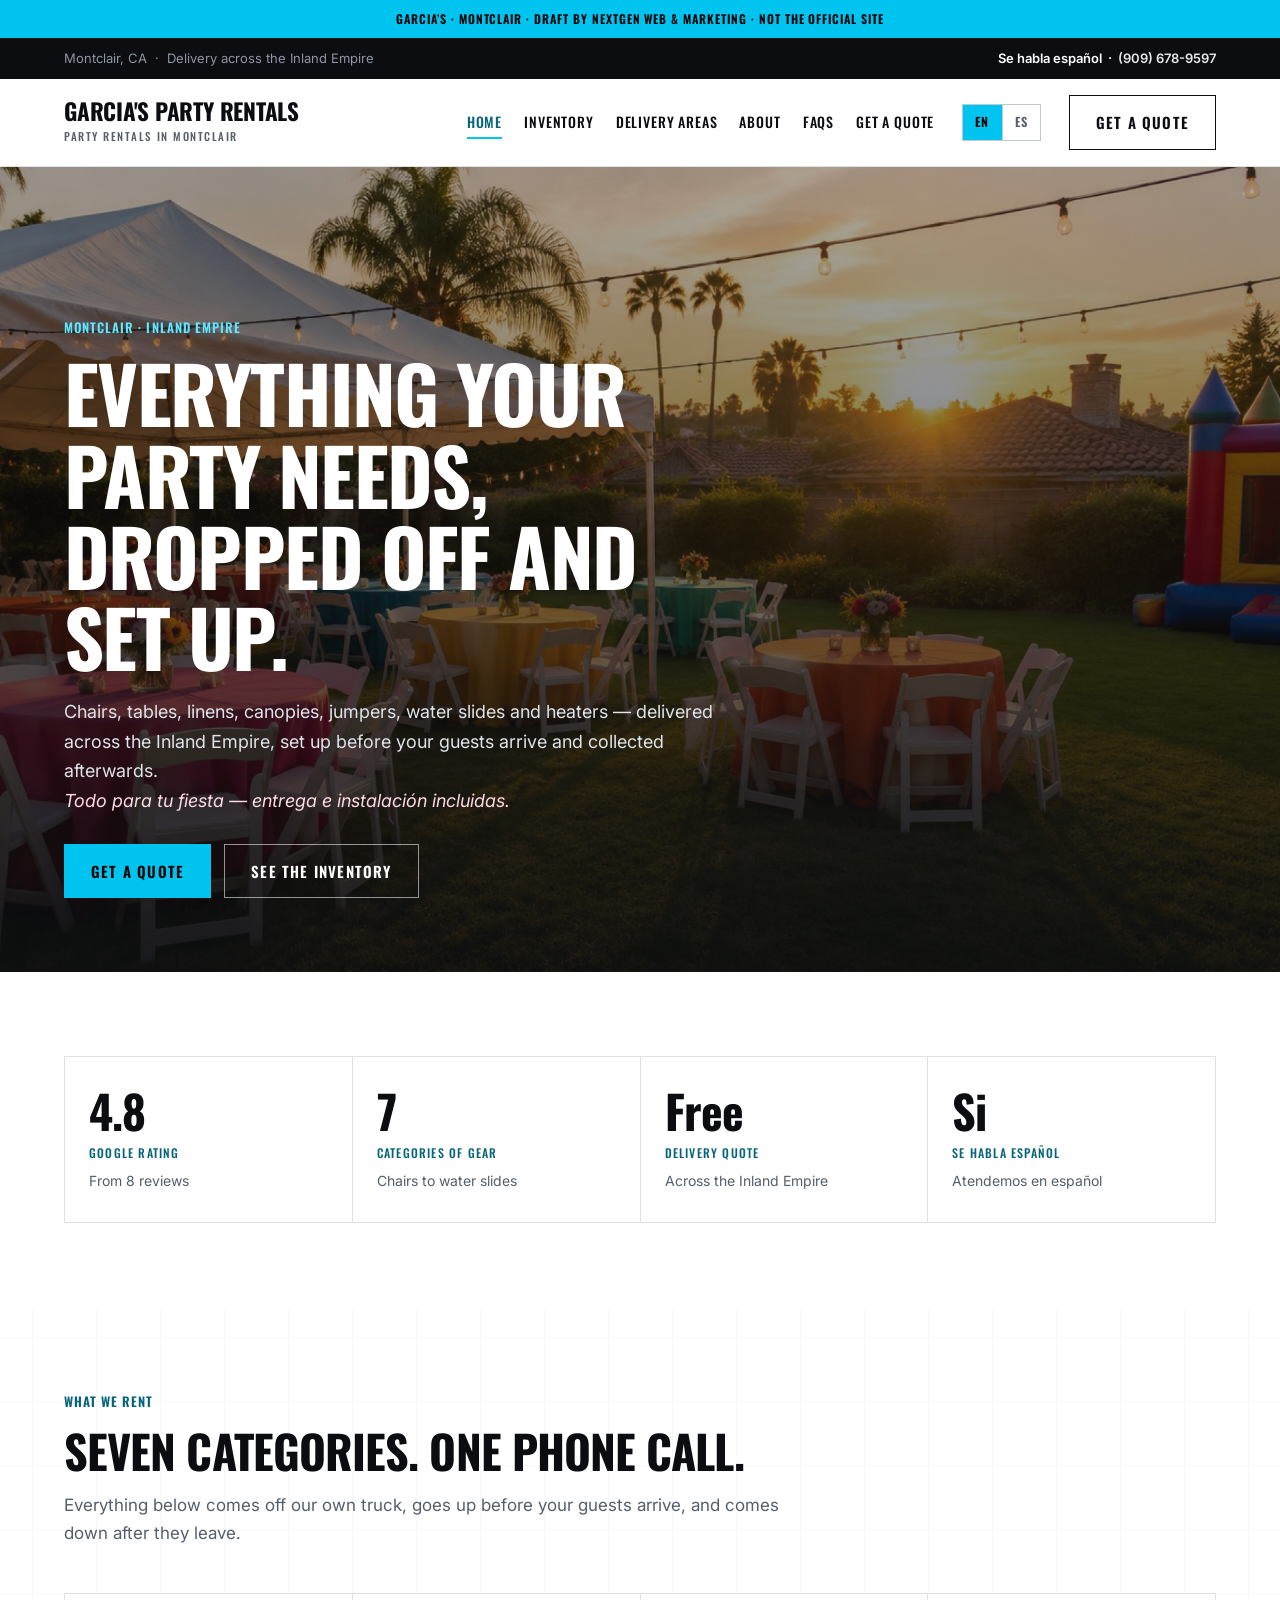
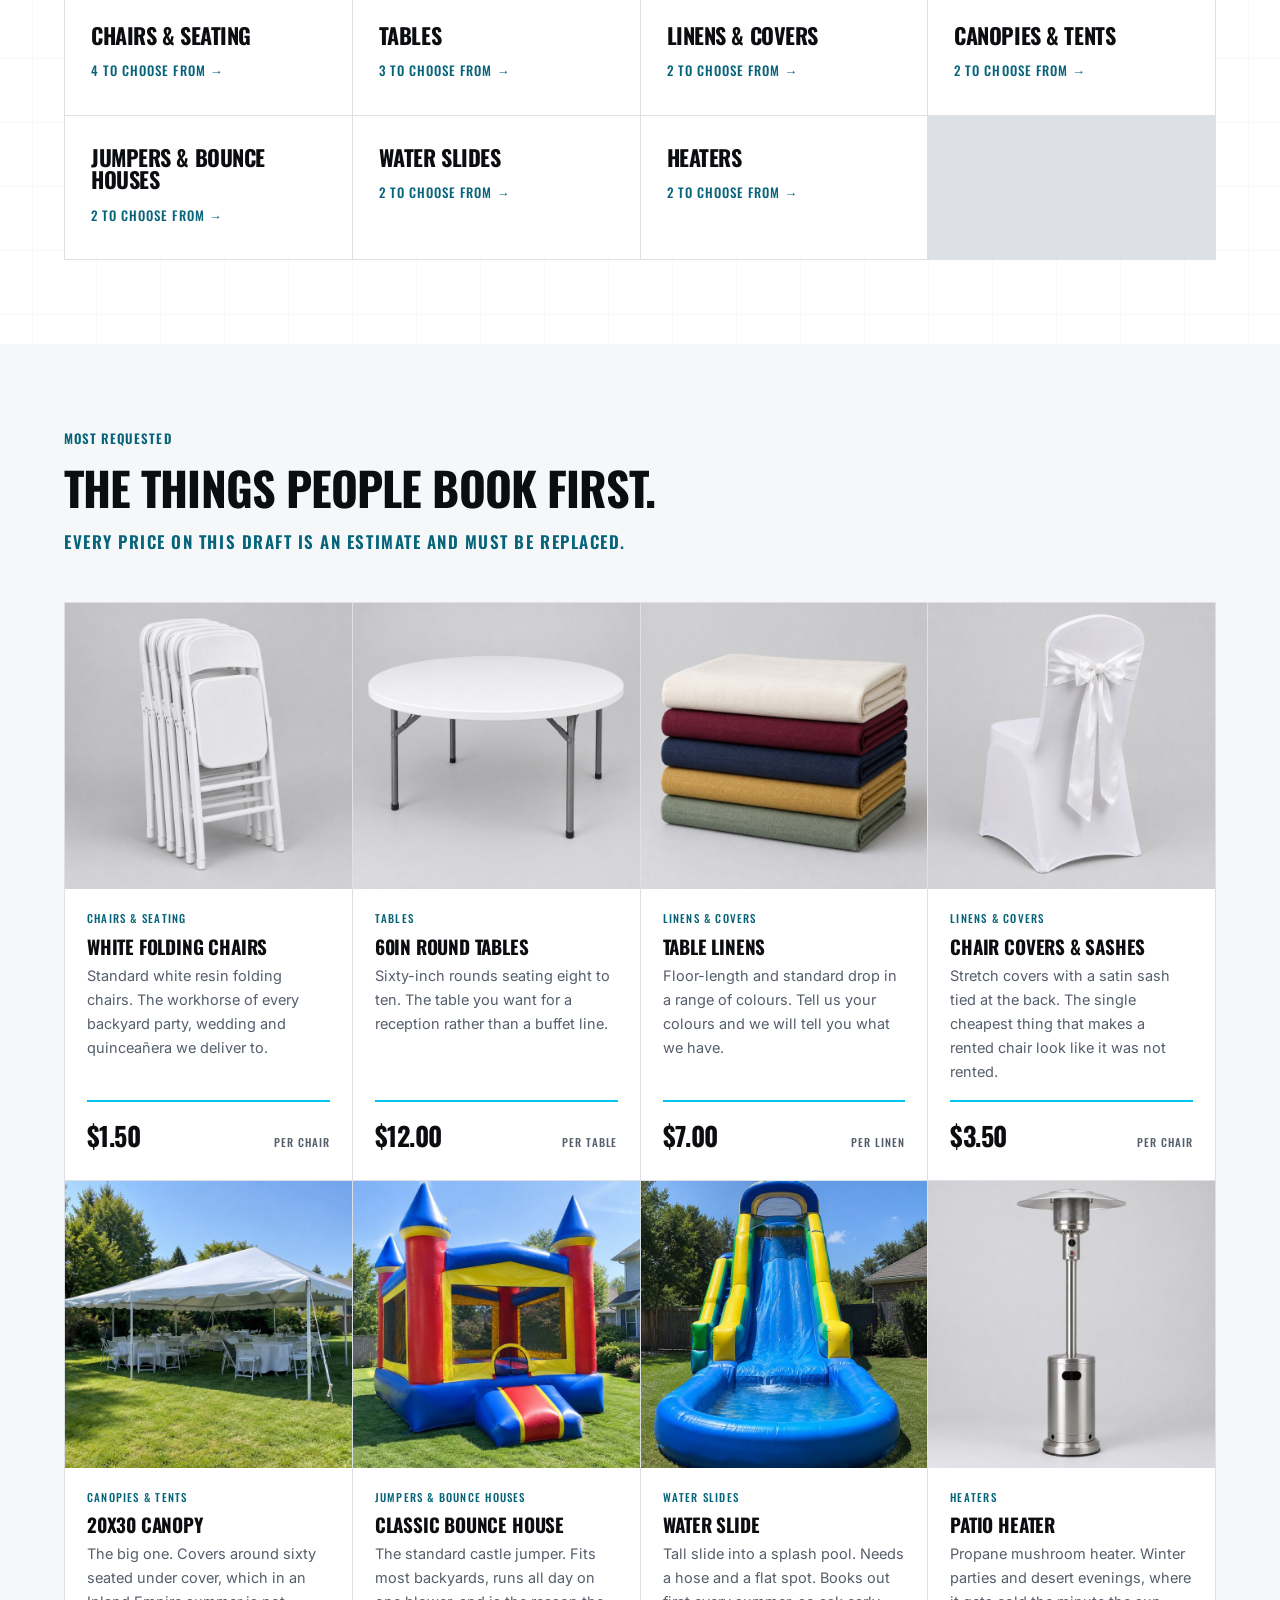
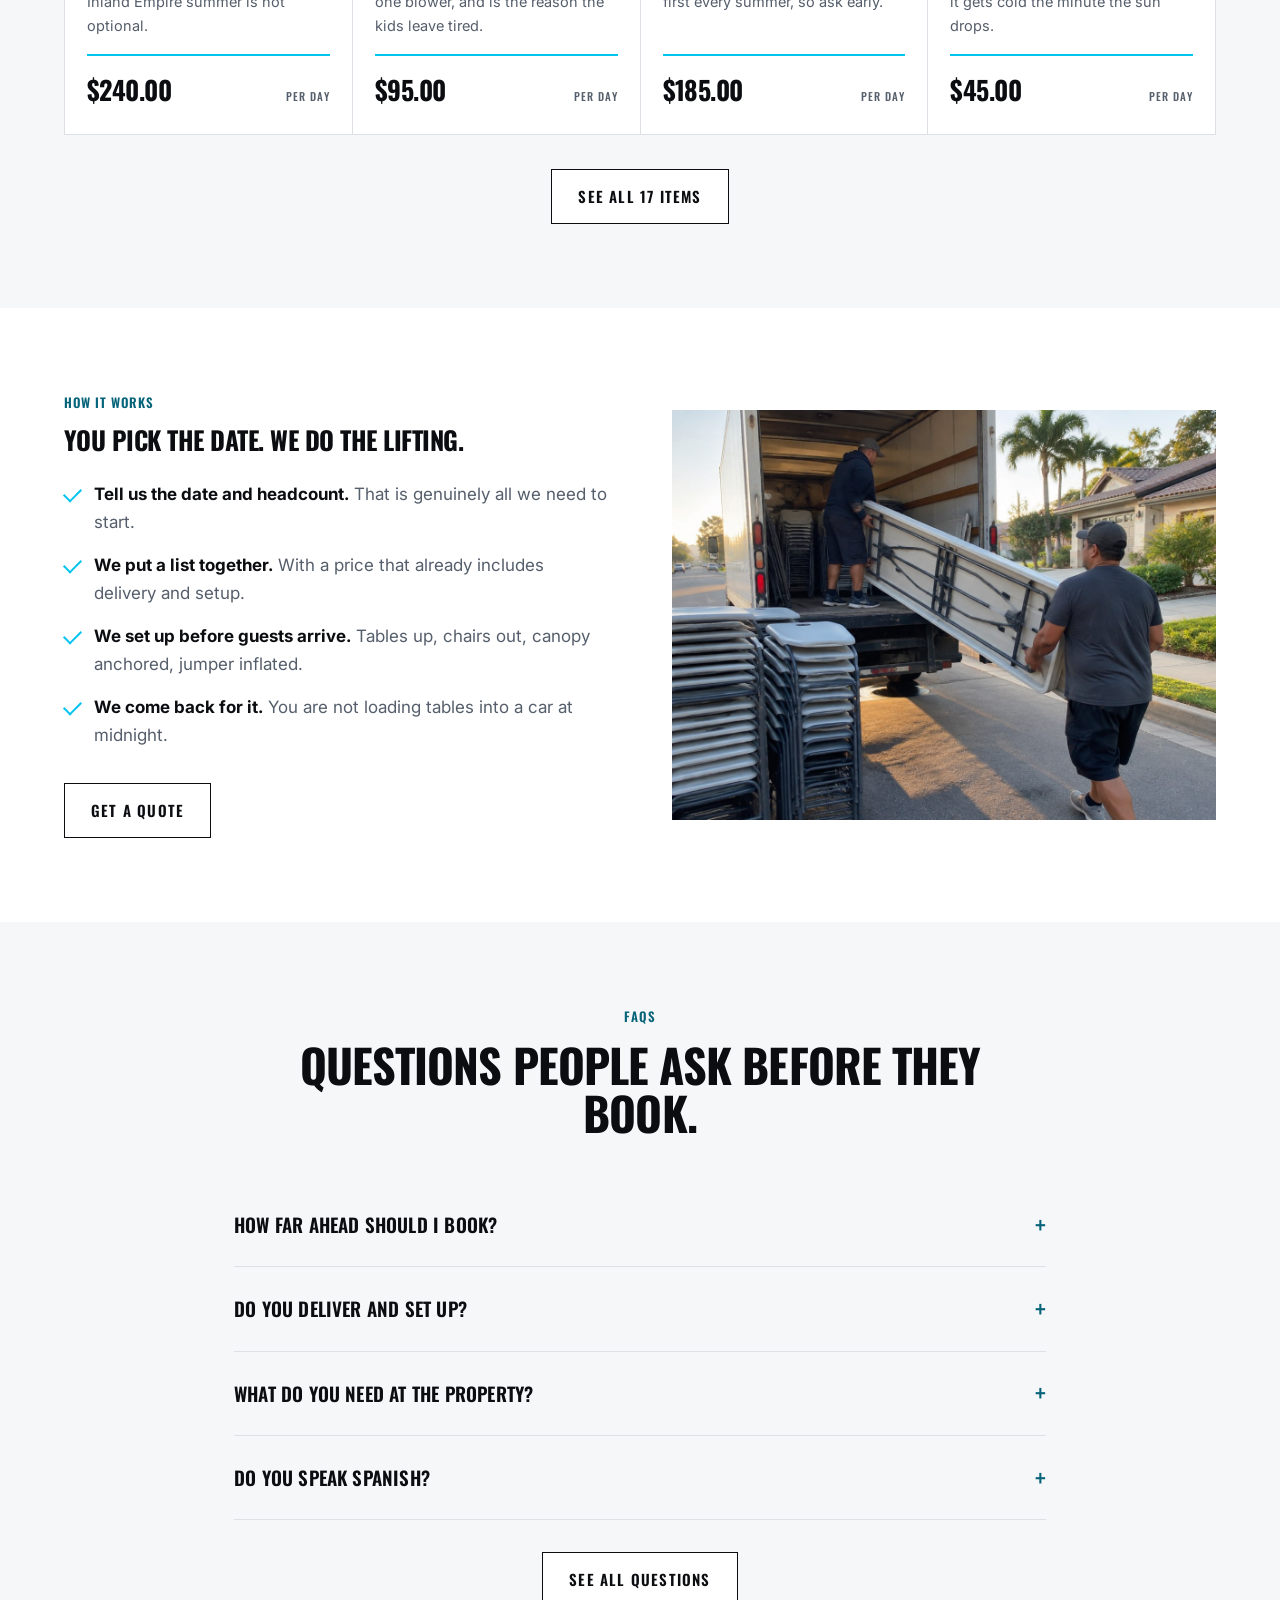
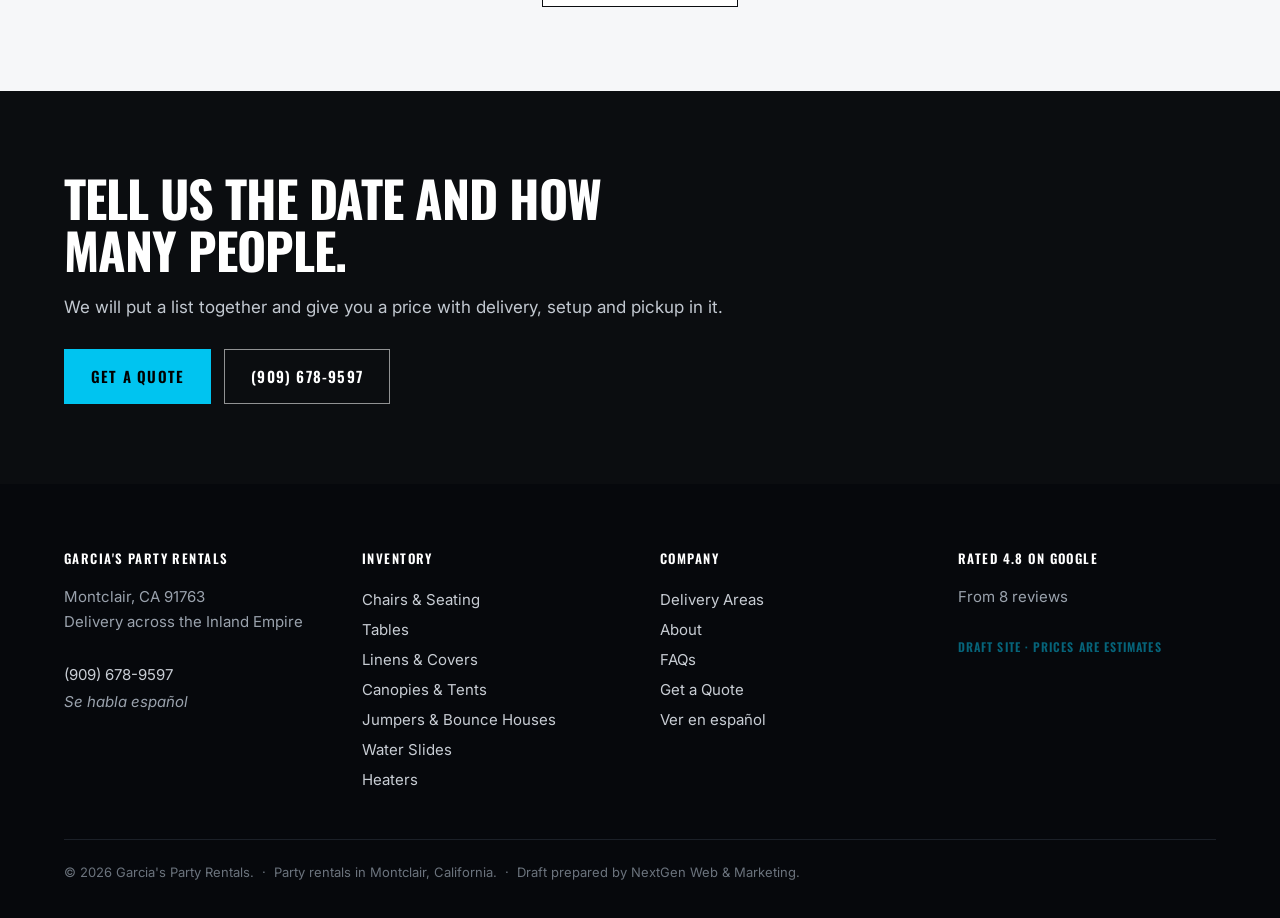
<file: index.html>
<!doctype html>
<html lang="en"><head><meta charset="utf-8">
<meta name="viewport" content="width=device-width,initial-scale=1">
<meta name="robots" content="noindex,nofollow,noarchive">
<title>Garcia&#x27;s Party Rentals — Party Rentals in Montclair</title>
<meta name="description" content="Chairs, tables, linens, canopies, jumpers, water slides and heaters &amp;mdash; delivered across the Inland Empire, set up before your guests arrive and collected afterwards.">
<link rel="alternate" hreflang="en" href="index.html"><link rel="alternate" hreflang="es" href="index-es.html">
<link rel="preconnect" href="https://fonts.googleapis.com">
<link href="https://fonts.googleapis.com/css2?family=Oswald:wght@400;500;600;700&family=Inter:wght@400;500;600;700&display=swap" rel="stylesheet">
<link rel="stylesheet" href="assets/site.css">
</head><body>
<div class="draft">GARCIA’S · MONTCLAIR &middot; draft by NextGen Web &amp; Marketing &middot; not the official site</div>
<div class="util"><div class="wrap">
  <span>Montclair, CA &nbsp;&middot;&nbsp; Delivery across the Inland Empire</span>
  <span class="lic">Se habla espa&ntilde;ol &nbsp;&middot;&nbsp; <a href="tel:+19096789597">(909) 678-9597</a></span>
</div></div>

<header class="hd"><div class="wrap">
  <a class="brand" href="index.html">
    <div class="n">Garcia&#x27;s Party Rentals</div>
    <div class="s">Party Rentals in Montclair</div>
  </a>
  <nav><a href="index.html" class="on">Home</a><a href="inventory.html">Inventory</a><a href="areas.html">Delivery Areas</a><a href="about.html">About</a><a href="faq.html">FAQs</a><a href="contact.html">Get a Quote</a></nav>
  <div class="lang" role="group" aria-label="Language"><a href="index.html" class="on" hreflang="en">EN</a><a href="index-es.html" hreflang="es">ES</a></div>
  <a class="btn hdcta" href="contact.html">Get a Quote</a>
  <details class="mnav"><summary aria-label="Menu"><span class="bars"><i></i><i></i><i></i></span></summary>
    <div class="sheet"><a href="index.html" class="on">Home</a><a href="inventory.html">Inventory</a><a href="areas.html">Delivery Areas</a><a href="about.html">About</a><a href="faq.html">FAQs</a><a href="contact.html">Get a Quote</a>
    <a class="lang-row" hreflang="es" href="index-es.html">Ver en espa&ntilde;ol</a>
    <a class="go" href="contact.html">Get a Quote</a>
    <a class="call" href="tel:+19096789597">(909) 678-9597</a></div></details>
</div></header>

<section class="hero">
<video class="bg" autoplay muted loop playsinline preload="metadata"
       poster="assets/img/hero.jpg" aria-label="Everything Your Party Needs, Dropped Off and Set Up.">
  <source src="assets/media/hero.mp4" type="video/mp4">
  <img class="bg" src="assets/img/hero.jpg" alt="Everything Your Party Needs, Dropped Off and Set Up.">
</video>
<div class="shade"></div>
<div class="wrap">
  <div class="eyebrow">Montclair &middot; Inland Empire</div>
  <h1>Everything Your Party Needs, Dropped Off and Set Up.</h1>
  <p>Chairs, tables, linens, canopies, jumpers, water slides and heaters &mdash; delivered across the Inland Empire, set up before your guests arrive and collected afterwards.<br>
     <span class="es" style="color:#ffd9e4">Todo para tu fiesta &mdash; entrega e instalaci&oacute;n incluidas.</span></p>
  <a class="btn blue" href="contact.html">Get a Quote</a>
  <a class="btn ghost" href="inventory.html" style="margin-left:8px">See the Inventory</a>
</div></section>
<section class="sec"><div class="wrap"><div class="stats"><div class="stat"><b>4.8</b><span>Google rating</span><i>From 8 reviews</i></div><div class="stat"><b>7</b><span>Categories of gear</span><i>Chairs to water slides</i></div><div class="stat"><b>Free</b><span>Delivery quote</span><i>Across the Inland Empire</i></div><div class="stat"><b>Si</b><span>Se habla español</span><i>Atendemos en español</i></div></div></div></section>
<section class="sec bg-grid"><div class="wrap">
  <div class="shead"><div class="eyebrow">What we rent</div>
    <h2>Seven categories. One phone call.</h2><p>Everything below comes off our own truck, goes up before your guests arrive, and comes down after they leave.</p></div>
  <div class="grid3"><a class="svc" href="inventory.html#seating"><h3>Chairs & Seating</h3><span>4 to choose from &rarr;</span></a><a class="svc" href="inventory.html#tables"><h3>Tables</h3><span>3 to choose from &rarr;</span></a><a class="svc" href="inventory.html#linens"><h3>Linens & Covers</h3><span>2 to choose from &rarr;</span></a><a class="svc" href="inventory.html#canopies"><h3>Canopies & Tents</h3><span>2 to choose from &rarr;</span></a><a class="svc" href="inventory.html#jumpers"><h3>Jumpers & Bounce Houses</h3><span>2 to choose from &rarr;</span></a><a class="svc" href="inventory.html#water"><h3>Water Slides</h3><span>2 to choose from &rarr;</span></a><a class="svc" href="inventory.html#heaters"><h3>Heaters</h3><span>2 to choose from &rarr;</span></a></div>
</div></section>

<section class="sec alt"><div class="wrap">
  <div class="shead"><div class="eyebrow">Most requested</div>
    <h2>The things people book first.</h2>
    <p class="draftpx">Every price on this draft is an estimate and must be replaced.</p></div>
  <div class="inv"><article class="item" id="folding-chairs">
<img src="assets/img/chairs-stack.jpg" alt="White Folding Chairs" loading="lazy">
<div class="b"><div class="cat">Chairs &amp; Seating</div>
<h3>White Folding Chairs</h3><p>Standard white resin folding chairs. The workhorse of every backyard party, wedding and quinceañera we deliver to.</p>
<div class="px"><b>$1.50</b><span>per chair</span></div></div></article><article class="item" id="round-tables">
<img src="assets/img/table-round.jpg" alt="60in Round Tables" loading="lazy">
<div class="b"><div class="cat">Tables</div>
<h3>60in Round Tables</h3><p>Sixty-inch rounds seating eight to ten. The table you want for a reception rather than a buffet line.</p>
<div class="px"><b>$12.00</b><span>per table</span></div></div></article><article class="item" id="linens">
<img src="assets/img/linens.jpg" alt="Table Linens" loading="lazy">
<div class="b"><div class="cat">Linens &amp; Covers</div>
<h3>Table Linens</h3><p>Floor-length and standard drop in a range of colours. Tell us your colours and we will tell you what we have.</p>
<div class="px"><b>$7.00</b><span>per linen</span></div></div></article><article class="item" id="chair-covers">
<img src="assets/img/chair-cover.jpg" alt="Chair Covers &amp; Sashes" loading="lazy">
<div class="b"><div class="cat">Linens &amp; Covers</div>
<h3>Chair Covers &amp; Sashes</h3><p>Stretch covers with a satin sash tied at the back. The single cheapest thing that makes a rented chair look like it was not rented.</p>
<div class="px"><b>$3.50</b><span>per chair</span></div></div></article><article class="item" id="canopy-20x30">
<img src="assets/img/canopy-20x30.jpg" alt="20x30 Canopy" loading="lazy">
<div class="b"><div class="cat">Canopies &amp; Tents</div>
<h3>20x30 Canopy</h3><p>The big one. Covers around sixty seated under cover, which in an Inland Empire summer is not optional.</p>
<div class="px"><b>$240.00</b><span>per day</span></div></div></article><article class="item" id="jumper-classic">
<img src="assets/img/jumper-classic.jpg" alt="Classic Bounce House" loading="lazy">
<div class="b"><div class="cat">Jumpers &amp; Bounce Houses</div>
<h3>Classic Bounce House</h3><p>The standard castle jumper. Fits most backyards, runs all day on one blower, and is the reason the kids leave tired.</p>
<div class="px"><b>$95.00</b><span>per day</span></div></div></article><article class="item" id="water-slide">
<img src="assets/img/water-slide.jpg" alt="Water Slide" loading="lazy">
<div class="b"><div class="cat">Water Slides</div>
<h3>Water Slide</h3><p>Tall slide into a splash pool. Needs a hose and a flat spot. Books out first every summer, so ask early.</p>
<div class="px"><b>$185.00</b><span>per day</span></div></div></article><article class="item" id="patio-heater">
<img src="assets/img/heater.jpg" alt="Patio Heater" loading="lazy">
<div class="b"><div class="cat">Heaters</div>
<h3>Patio Heater</h3><p>Propane mushroom heater. Winter parties and desert evenings, where it gets cold the minute the sun drops.</p>
<div class="px"><b>$45.00</b><span>per day</span></div></div></article></div>
  <div class="center" style="margin-top:34px">
    <a class="btn" href="inventory.html">See all 17 items</a></div>
</div></section>

<section class="sec"><div class="wrap">
  <div class="two">
    <div><div class="eyebrow">How it works</div>
      <h2>You pick the date. We do the lifting.</h2>
      <ul class="ticks">
        <li><b>Tell us the date and headcount.</b> That is genuinely all we need to start.</li><li><b>We put a list together.</b> With a price that already includes delivery and setup.</li>
        <li><b>We set up before guests arrive.</b> Tables up, chairs out, canopy anchored, jumper inflated.</li><li><b>We come back for it.</b> You are not loading tables into a car at midnight.</li>
      </ul>
      <a class="btn" href="contact.html" style="margin-top:8px">Get a Quote</a></div>
    <div><img src="assets/img/setup-delivery.jpg" alt="" loading="lazy"></div>
  </div>
</div></section>

<section class="sec alt"><div class="wrap" style="max-width:860px">
  <div class="shead center" style="margin-left:auto;margin-right:auto">
    <div class="eyebrow">FAQs</div>
    <h2>Questions people ask before they book.</h2></div>
  <details class="fq"><summary>How far ahead should I book?</summary><p>DRAFT - your real answer here. For summer water slides and quinceañera weekends the honest answer is usually several weeks, and saying so sets expectations before someone rings you the day before.</p></details><details class="fq"><summary>Do you deliver and set up?</summary><p>DRAFT - confirm. If you set up and tear down, say it loudly: it is the single biggest reason somebody picks a rental company over collecting chairs themselves.</p></details><details class="fq"><summary>What do you need at the property?</summary><p>DRAFT - for jumpers and water slides you need a flat area, access to power within a certain distance, and a hose for water units. Putting the actual numbers here saves you a wasted trip.</p></details><details class="fq"><summary>Do you speak Spanish?</summary><p>Si. Your Facebook page is written in Spanish already, so this is just saying out loud what is already true. It belongs on the homepage, not buried in an FAQ.</p></details>
  <div class="center" style="margin-top:32px">
    <a class="btn" href="faq.html">See all questions</a></div>
</div></section>

<section class="band"><div class="wrap">
  <h2>Tell us the date and how many people.</h2>
  <p>We will put a list together and give you a price with delivery, setup and pickup in it.</p>
  <a class="btn blue" href="contact.html">Get a Quote</a>
  <a class="btn ghost" href="tel:+19096789597" style="margin-left:8px">(909) 678-9597</a>
</div></section>

<footer class="ft"><div class="wrap"><div class="inner">
  <div class="cols">
    <div><h4>Garcia&#x27;s Party Rentals</h4>
      Montclair, CA 91763<br>
      Delivery across the Inland Empire<br><br>
      <a href="tel:+19096789597">(909) 678-9597</a><br>
      <span class="es">Se habla espa&ntilde;ol</span></div>
    <div><h4>Inventory</h4><a href="inventory.html#seating">Chairs & Seating</a><br><a href="inventory.html#tables">Tables</a><br><a href="inventory.html#linens">Linens & Covers</a><br><a href="inventory.html#canopies">Canopies & Tents</a><br><a href="inventory.html#jumpers">Jumpers & Bounce Houses</a><br><a href="inventory.html#water">Water Slides</a><br><a href="inventory.html#heaters">Heaters</a><br></div>
    <div><h4>Company</h4>
      <a href="areas.html">Delivery Areas</a><br>
      <a href="about.html">About</a><br>
      <a href="faq.html">FAQs</a><br>
      <a href="contact.html">Get a Quote</a><br>
      <a href="index-es.html">Ver en espa&ntilde;ol</a></div>
    <div><h4>Rated 4.8 on Google</h4>
      From 8 reviews<br><br>
      <span class="draftpx">Draft site &middot; prices are estimates</span></div>
  </div>
  <div class="legal">&copy; 2026 Garcia&#x27;s Party Rentals. &nbsp;&middot;&nbsp; Party rentals in Montclair, California. &nbsp;&middot;&nbsp; Draft prepared by NextGen Web &amp; Marketing.</div>
</div></div></footer>
</body></html>
</file>
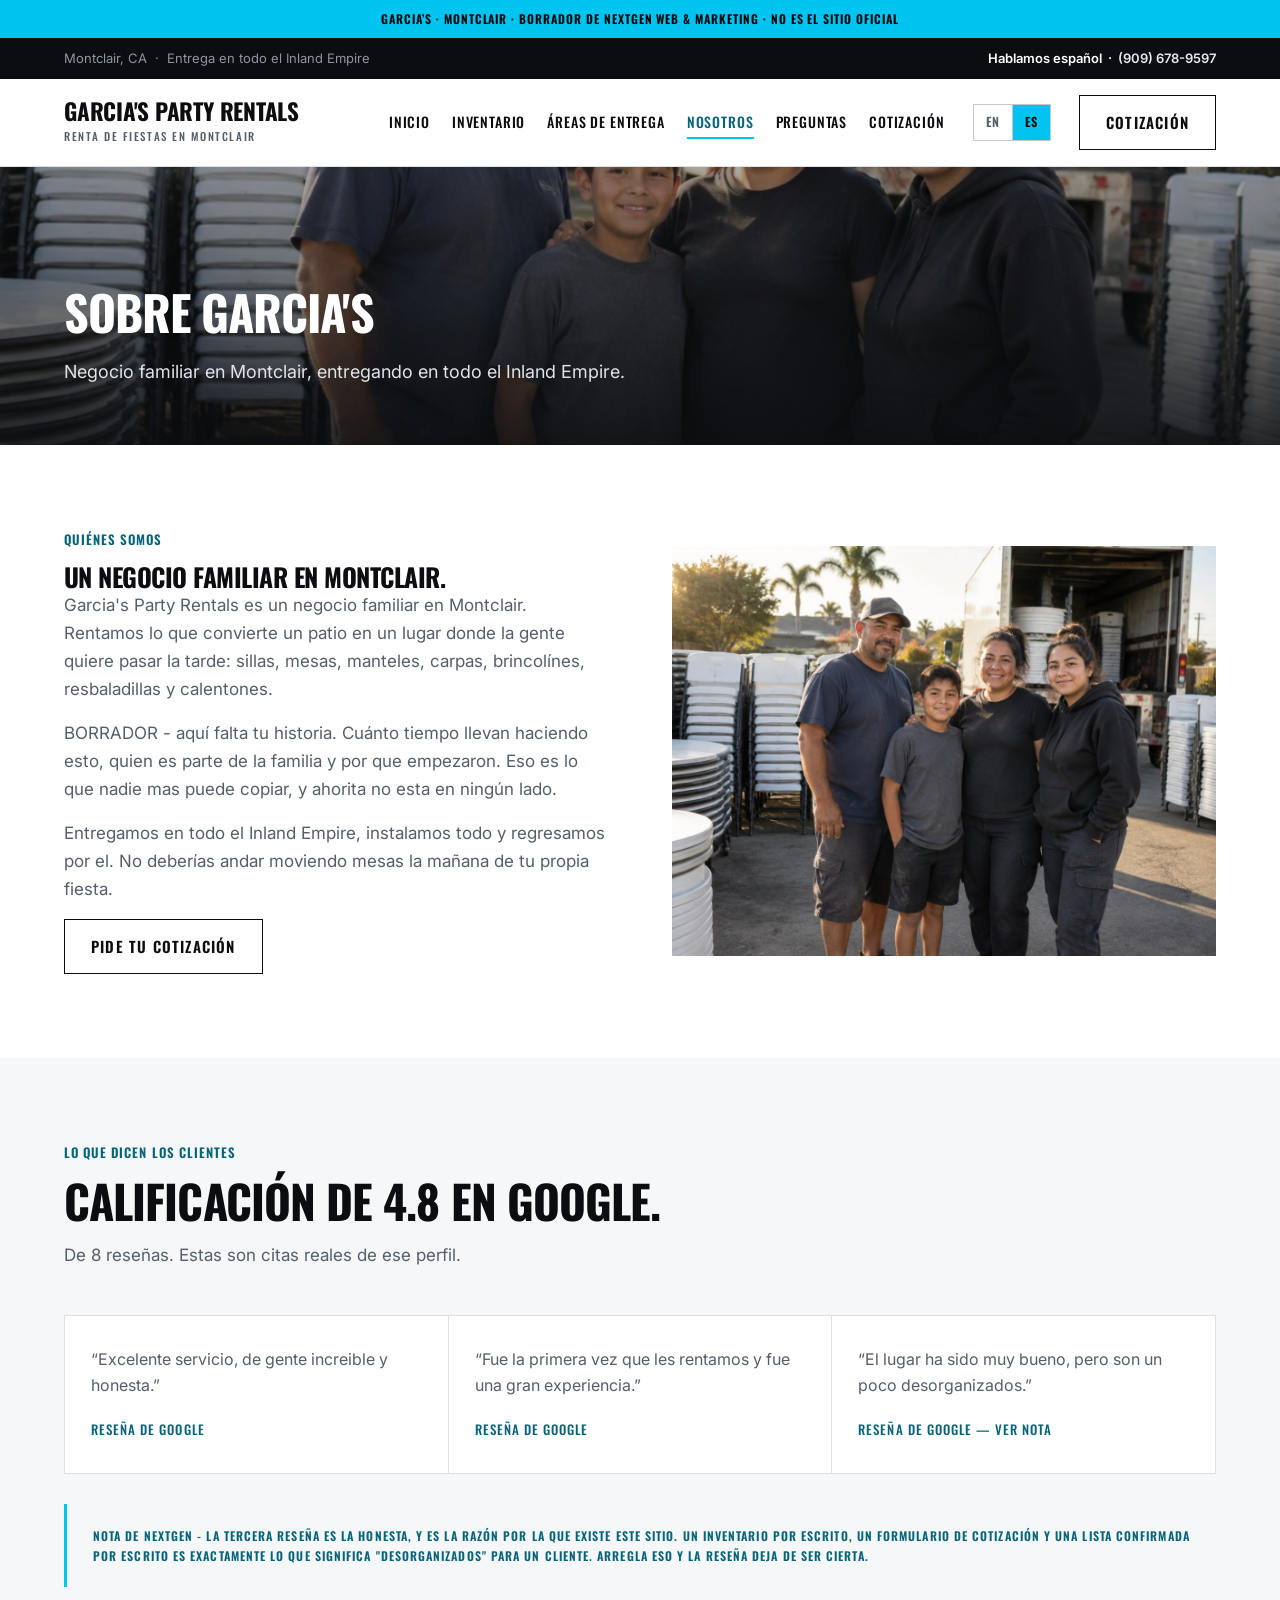
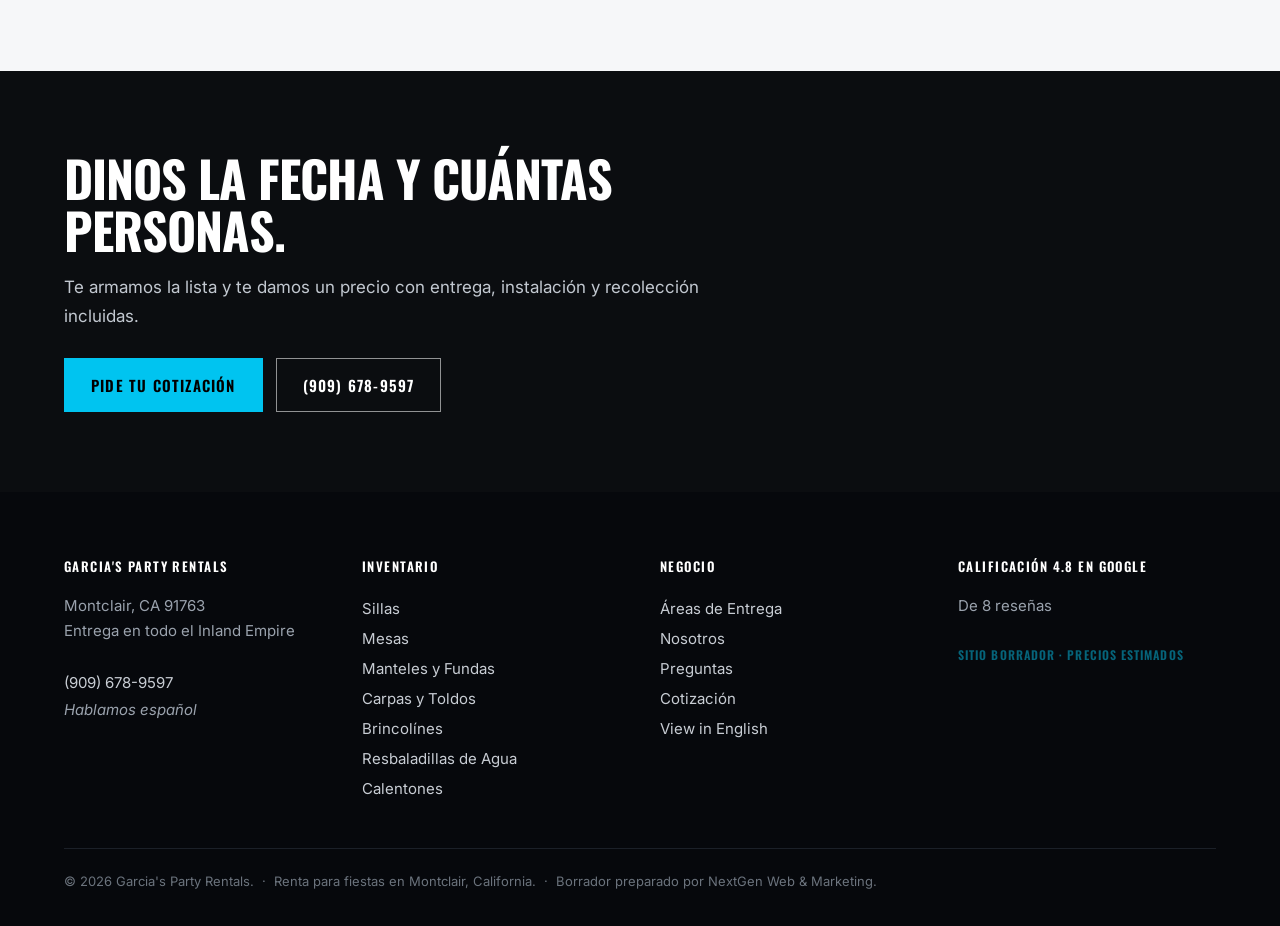
<file: about-es.html>
<!doctype html>
<html lang="es"><head><meta charset="utf-8">
<meta name="viewport" content="width=device-width,initial-scale=1">
<meta name="robots" content="noindex,nofollow,noarchive">
<title>Sobre Garcia&#x27;s — Garcia&#x27;s Party Rentals</title>
<meta name="description" content="Negocio familiar en Montclair, entregando en todo el Inland Empire.">
<link rel="alternate" hreflang="en" href="about.html"><link rel="alternate" hreflang="es" href="about-es.html">
<link rel="preconnect" href="https://fonts.googleapis.com">
<link href="https://fonts.googleapis.com/css2?family=Oswald:wght@400;500;600;700&family=Inter:wght@400;500;600;700&display=swap" rel="stylesheet">
<link rel="stylesheet" href="assets/site.css">
</head><body>
<div class="draft">GARCIA’S · MONTCLAIR &middot; borrador de NextGen Web &amp; Marketing &middot; no es el sitio oficial</div>
<div class="util"><div class="wrap">
  <span>Montclair, CA &nbsp;&middot;&nbsp; Entrega en todo el Inland Empire</span>
  <span class="lic">Hablamos espa&ntilde;ol &nbsp;&middot;&nbsp; <a href="tel:+19096789597">(909) 678-9597</a></span>
</div></div>

<header class="hd"><div class="wrap">
  <a class="brand" href="index-es.html">
    <div class="n">Garcia&#x27;s Party Rentals</div>
    <div class="s">Renta de Fiestas en Montclair</div>
  </a>
  <nav><a href="index-es.html">Inicio</a><a href="inventory-es.html">Inventario</a><a href="areas-es.html">Áreas de Entrega</a><a href="about-es.html" class="on">Nosotros</a><a href="faq-es.html">Preguntas</a><a href="contact-es.html">Cotización</a></nav>
  <div class="lang" role="group" aria-label="Language"><a href="about.html" hreflang="en">EN</a><a href="about-es.html" class="on" hreflang="es">ES</a></div>
  <a class="btn hdcta" href="contact-es.html">Cotización</a>
  <details class="mnav"><summary aria-label="Menu"><span class="bars"><i></i><i></i><i></i></span></summary>
    <div class="sheet"><a href="index-es.html">Inicio</a><a href="inventory-es.html">Inventario</a><a href="areas-es.html">Áreas de Entrega</a><a href="about-es.html" class="on">Nosotros</a><a href="faq-es.html">Preguntas</a><a href="contact-es.html">Cotización</a>
    <a class="lang-row" hreflang="en" href="about.html">View in English</a>
    <a class="go" href="contact-es.html">Cotización</a>
    <a class="call" href="tel:+19096789597">(909) 678-9597</a></div></details>
</div></header>

<section class="hero" style="min-height:0">
<img class="bg" src="assets/img/team.jpg" alt="Sobre Garcia&#x27;s"><div class="shade"></div>
<div class="wrap" style="padding:120px 24px 58px"><h1 style="font-size:clamp(32px,4.4vw,48px)">Sobre Garcia&#x27;s</h1>
<p style="margin-bottom:0">Negocio familiar en Montclair, entregando en todo el Inland Empire.</p></div></section>
<section class="sec"><div class="wrap">
  <div class="two">
    <div><div class="eyebrow">Quiénes somos</div>
      <h2>Un negocio familiar en Montclair.</h2>
      <p>Garcia&#x27;s Party Rentals es un negocio familiar en Montclair. Rentamos lo que convierte un patio en un lugar donde la gente quiere pasar la tarde: sillas, mesas, manteles, carpas, brincolínes, resbaladillas y calentones.</p><p>BORRADOR - aquí falta tu historia. Cuánto tiempo llevan haciendo esto, quien es parte de la familia y por que empezaron. Eso es lo que nadie mas puede copiar, y ahorita no esta en ningún lado.</p><p>Entregamos en todo el Inland Empire, instalamos todo y regresamos por el. No deberías andar moviendo mesas la mañana de tu propia fiesta.</p>
      <a class="btn" href="contact-es.html">Pide tu Cotización</a></div>
    <div><img src="assets/img/team.jpg" alt="" loading="lazy"></div>
  </div>
</div></section>

<section class="sec alt"><div class="wrap">
  <div class="shead"><div class="eyebrow">Lo que dicen los clientes</div>
    <h2>Calificación de 4.8 en Google.</h2>
    <p>De 8 reseñas. Estas son citas reales de ese perfil.</p></div>
  <div class="grid3"><div class="svc"><p style="font-size:16px">&ldquo;Excelente servicio, de gente increible y honesta.&rdquo;</p><span>Reseña de Google</span></div><div class="svc"><p style="font-size:16px">&ldquo;Fue la primera vez que les rentamos y fue una gran experiencia.&rdquo;</p><span>Reseña de Google</span></div><div class="svc"><p style="font-size:16px">&ldquo;El lugar ha sido muy bueno, pero son un poco desorganizados.&rdquo;</p><span>Reseña de Google &mdash; ver nota</span></div></div>
  <div class="notes" style="margin-top:30px">
    <p class="draftpx" style="margin:0">NOTA DE NEXTGEN - la tercera reseña es la honesta, y es la razón por la que existe este sitio. Un inventario por escrito, un formulario de cotización y una lista confirmada por escrito es exactamente lo que significa "desorganizados" para un cliente. Arregla eso y la reseña deja de ser cierta.</p></div>
</div></section>

<section class="band"><div class="wrap">
  <h2>Dinos la fecha y cuántas personas.</h2>
  <p>Te armamos la lista y te damos un precio con entrega, instalación y recolección incluidas.</p>
  <a class="btn blue" href="contact-es.html">Pide tu Cotización</a>
  <a class="btn ghost" href="tel:+19096789597" style="margin-left:8px">(909) 678-9597</a>
</div></section>

<footer class="ft"><div class="wrap"><div class="inner">
  <div class="cols">
    <div><h4>Garcia&#x27;s Party Rentals</h4>
      Montclair, CA 91763<br>
      Entrega en todo el Inland Empire<br><br>
      <a href="tel:+19096789597">(909) 678-9597</a><br>
      <span class="es">Hablamos espa&ntilde;ol</span></div>
    <div><h4>Inventario</h4><a href="inventory-es.html#seating">Sillas</a><br><a href="inventory-es.html#tables">Mesas</a><br><a href="inventory-es.html#linens">Manteles y Fundas</a><br><a href="inventory-es.html#canopies">Carpas y Toldos</a><br><a href="inventory-es.html#jumpers">Brincolínes</a><br><a href="inventory-es.html#water">Resbaladillas de Agua</a><br><a href="inventory-es.html#heaters">Calentones</a><br></div>
    <div><h4>Negocio</h4>
      <a href="areas-es.html">Áreas de Entrega</a><br>
      <a href="about-es.html">Nosotros</a><br>
      <a href="faq-es.html">Preguntas</a><br>
      <a href="contact-es.html">Cotización</a><br>
      <a href="about.html">View in English</a></div>
    <div><h4>Calificación 4.8 en Google</h4>
      De 8 reseñas<br><br>
      <span class="draftpx">Sitio borrador &middot; precios estimados</span></div>
  </div>
  <div class="legal">&copy; 2026 Garcia&#x27;s Party Rentals. &nbsp;&middot;&nbsp; Renta para fiestas en Montclair, California. &nbsp;&middot;&nbsp; Borrador preparado por NextGen Web &amp; Marketing.</div>
</div></div></footer>
</body></html>
</file>
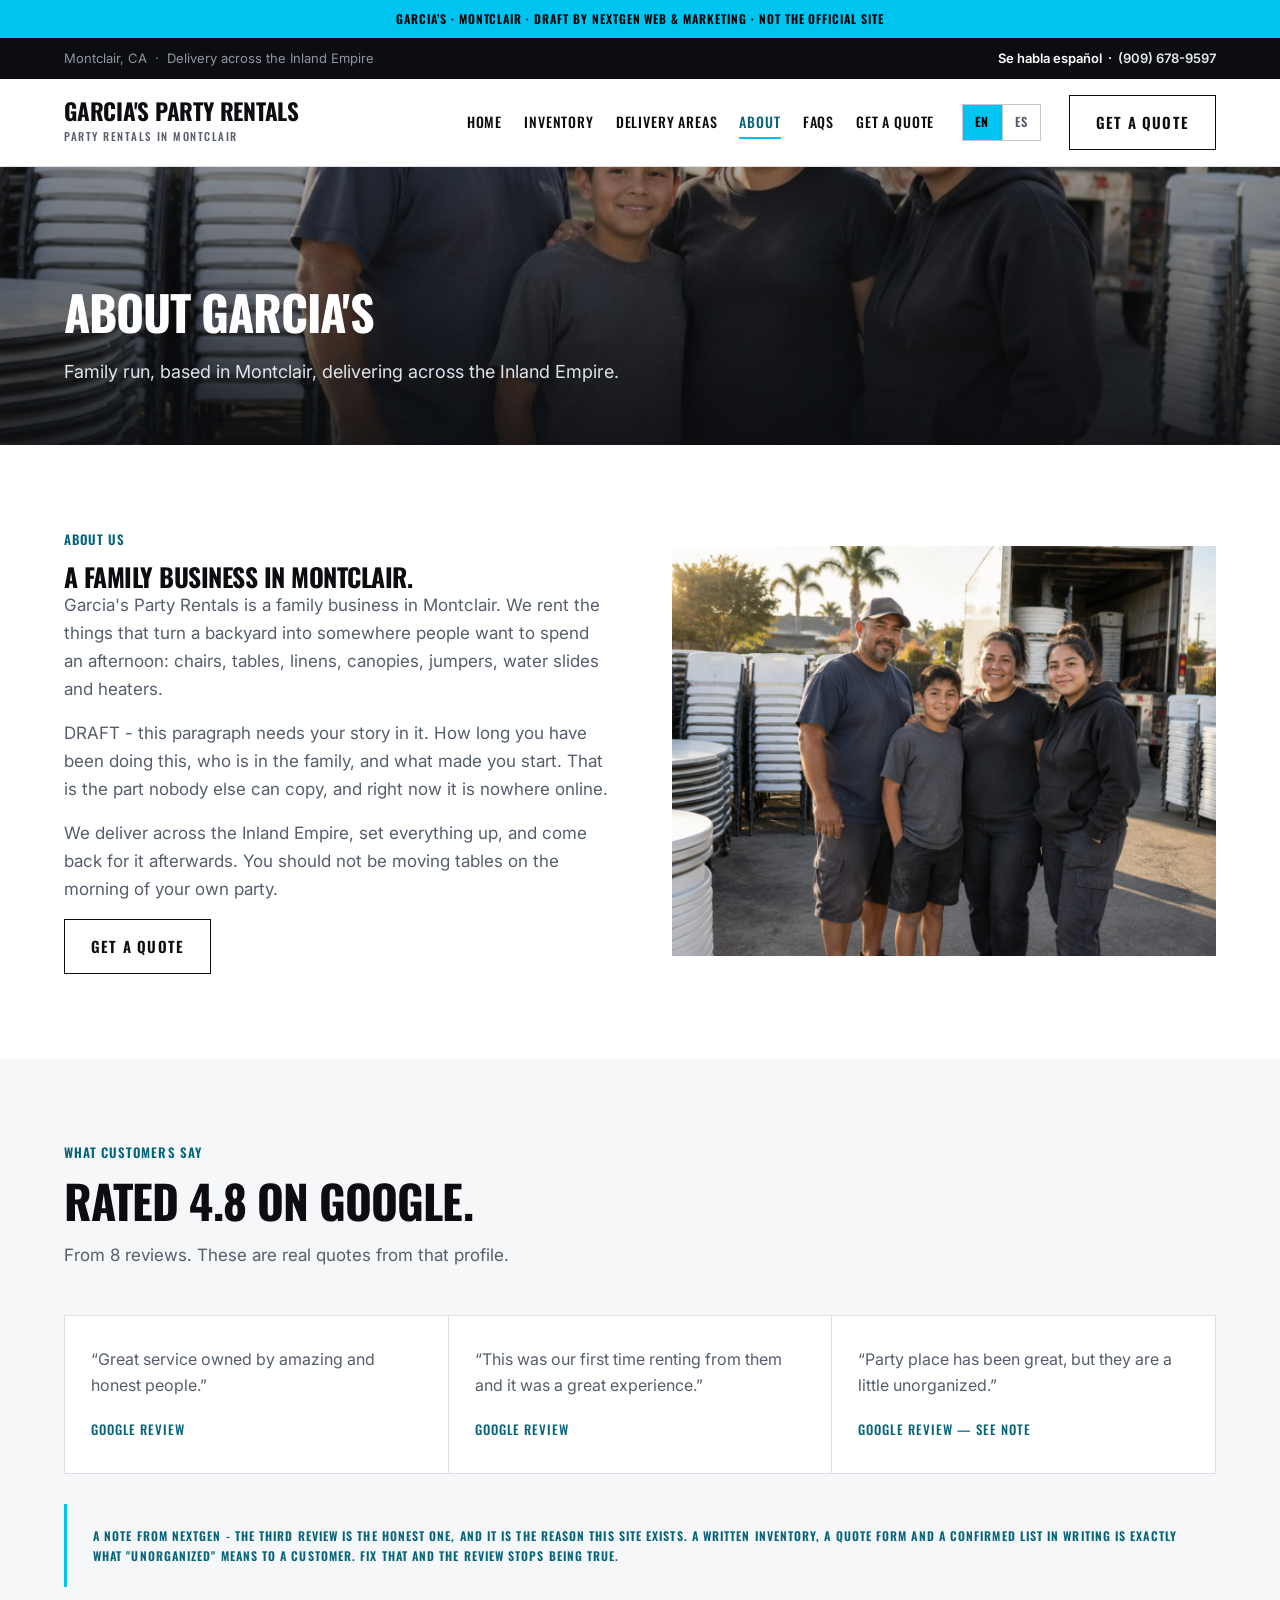
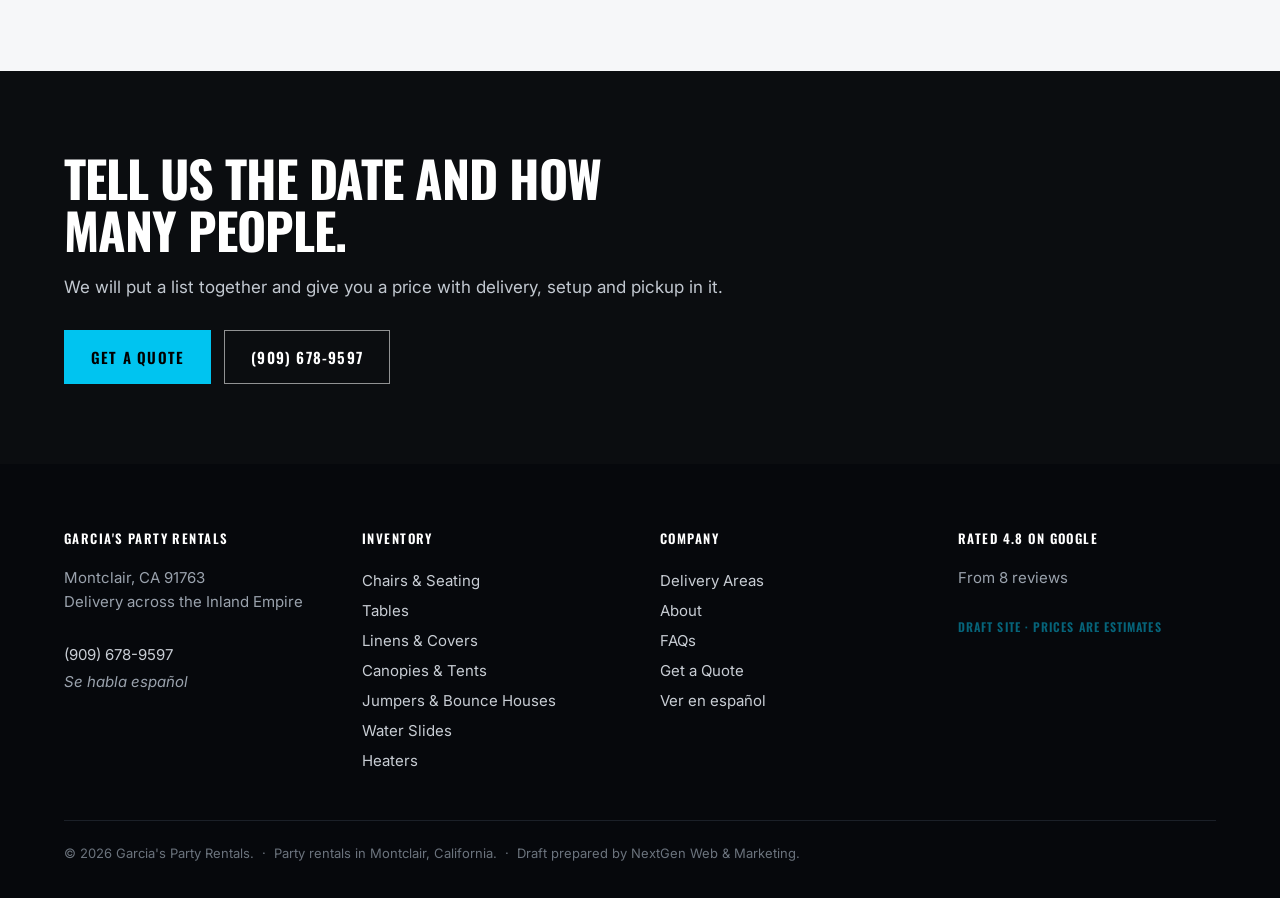
<file: about.html>
<!doctype html>
<html lang="en"><head><meta charset="utf-8">
<meta name="viewport" content="width=device-width,initial-scale=1">
<meta name="robots" content="noindex,nofollow,noarchive">
<title>About Garcia&#x27;s — Garcia&#x27;s Party Rentals</title>
<meta name="description" content="Family run, based in Montclair, delivering across the Inland Empire.">
<link rel="alternate" hreflang="en" href="about.html"><link rel="alternate" hreflang="es" href="about-es.html">
<link rel="preconnect" href="https://fonts.googleapis.com">
<link href="https://fonts.googleapis.com/css2?family=Oswald:wght@400;500;600;700&family=Inter:wght@400;500;600;700&display=swap" rel="stylesheet">
<link rel="stylesheet" href="assets/site.css">
</head><body>
<div class="draft">GARCIA’S · MONTCLAIR &middot; draft by NextGen Web &amp; Marketing &middot; not the official site</div>
<div class="util"><div class="wrap">
  <span>Montclair, CA &nbsp;&middot;&nbsp; Delivery across the Inland Empire</span>
  <span class="lic">Se habla espa&ntilde;ol &nbsp;&middot;&nbsp; <a href="tel:+19096789597">(909) 678-9597</a></span>
</div></div>

<header class="hd"><div class="wrap">
  <a class="brand" href="index.html">
    <div class="n">Garcia&#x27;s Party Rentals</div>
    <div class="s">Party Rentals in Montclair</div>
  </a>
  <nav><a href="index.html">Home</a><a href="inventory.html">Inventory</a><a href="areas.html">Delivery Areas</a><a href="about.html" class="on">About</a><a href="faq.html">FAQs</a><a href="contact.html">Get a Quote</a></nav>
  <div class="lang" role="group" aria-label="Language"><a href="about.html" class="on" hreflang="en">EN</a><a href="about-es.html" hreflang="es">ES</a></div>
  <a class="btn hdcta" href="contact.html">Get a Quote</a>
  <details class="mnav"><summary aria-label="Menu"><span class="bars"><i></i><i></i><i></i></span></summary>
    <div class="sheet"><a href="index.html">Home</a><a href="inventory.html">Inventory</a><a href="areas.html">Delivery Areas</a><a href="about.html" class="on">About</a><a href="faq.html">FAQs</a><a href="contact.html">Get a Quote</a>
    <a class="lang-row" hreflang="es" href="about-es.html">Ver en espa&ntilde;ol</a>
    <a class="go" href="contact.html">Get a Quote</a>
    <a class="call" href="tel:+19096789597">(909) 678-9597</a></div></details>
</div></header>

<section class="hero" style="min-height:0">
<img class="bg" src="assets/img/team.jpg" alt="About Garcia&#x27;s"><div class="shade"></div>
<div class="wrap" style="padding:120px 24px 58px"><h1 style="font-size:clamp(32px,4.4vw,48px)">About Garcia&#x27;s</h1>
<p style="margin-bottom:0">Family run, based in Montclair, delivering across the Inland Empire.</p></div></section>
<section class="sec"><div class="wrap">
  <div class="two">
    <div><div class="eyebrow">About us</div>
      <h2>A family business in Montclair.</h2>
      <p>Garcia&#x27;s Party Rentals is a family business in Montclair. We rent the things that turn a backyard into somewhere people want to spend an afternoon: chairs, tables, linens, canopies, jumpers, water slides and heaters.</p><p>DRAFT - this paragraph needs your story in it. How long you have been doing this, who is in the family, and what made you start. That is the part nobody else can copy, and right now it is nowhere online.</p><p>We deliver across the Inland Empire, set everything up, and come back for it afterwards. You should not be moving tables on the morning of your own party.</p>
      <a class="btn" href="contact.html">Get a Quote</a></div>
    <div><img src="assets/img/team.jpg" alt="" loading="lazy"></div>
  </div>
</div></section>

<section class="sec alt"><div class="wrap">
  <div class="shead"><div class="eyebrow">What customers say</div>
    <h2>Rated 4.8 on Google.</h2>
    <p>From 8 reviews. These are real quotes from that profile.</p></div>
  <div class="grid3"><div class="svc"><p style="font-size:16px">&ldquo;Great service owned by amazing and honest people.&rdquo;</p><span>Google review</span></div><div class="svc"><p style="font-size:16px">&ldquo;This was our first time renting from them and it was a great experience.&rdquo;</p><span>Google review</span></div><div class="svc"><p style="font-size:16px">&ldquo;Party place has been great, but they are a little unorganized.&rdquo;</p><span>Google review &mdash; see note</span></div></div>
  <div class="notes" style="margin-top:30px">
    <p class="draftpx" style="margin:0">A NOTE FROM NEXTGEN - the third review is the honest one, and it is the reason this site exists. A written inventory, a quote form and a confirmed list in writing is exactly what "unorganized" means to a customer. Fix that and the review stops being true.</p></div>
</div></section>

<section class="band"><div class="wrap">
  <h2>Tell us the date and how many people.</h2>
  <p>We will put a list together and give you a price with delivery, setup and pickup in it.</p>
  <a class="btn blue" href="contact.html">Get a Quote</a>
  <a class="btn ghost" href="tel:+19096789597" style="margin-left:8px">(909) 678-9597</a>
</div></section>

<footer class="ft"><div class="wrap"><div class="inner">
  <div class="cols">
    <div><h4>Garcia&#x27;s Party Rentals</h4>
      Montclair, CA 91763<br>
      Delivery across the Inland Empire<br><br>
      <a href="tel:+19096789597">(909) 678-9597</a><br>
      <span class="es">Se habla espa&ntilde;ol</span></div>
    <div><h4>Inventory</h4><a href="inventory.html#seating">Chairs & Seating</a><br><a href="inventory.html#tables">Tables</a><br><a href="inventory.html#linens">Linens & Covers</a><br><a href="inventory.html#canopies">Canopies & Tents</a><br><a href="inventory.html#jumpers">Jumpers & Bounce Houses</a><br><a href="inventory.html#water">Water Slides</a><br><a href="inventory.html#heaters">Heaters</a><br></div>
    <div><h4>Company</h4>
      <a href="areas.html">Delivery Areas</a><br>
      <a href="about.html">About</a><br>
      <a href="faq.html">FAQs</a><br>
      <a href="contact.html">Get a Quote</a><br>
      <a href="about-es.html">Ver en espa&ntilde;ol</a></div>
    <div><h4>Rated 4.8 on Google</h4>
      From 8 reviews<br><br>
      <span class="draftpx">Draft site &middot; prices are estimates</span></div>
  </div>
  <div class="legal">&copy; 2026 Garcia&#x27;s Party Rentals. &nbsp;&middot;&nbsp; Party rentals in Montclair, California. &nbsp;&middot;&nbsp; Draft prepared by NextGen Web &amp; Marketing.</div>
</div></div></footer>
</body></html>
</file>
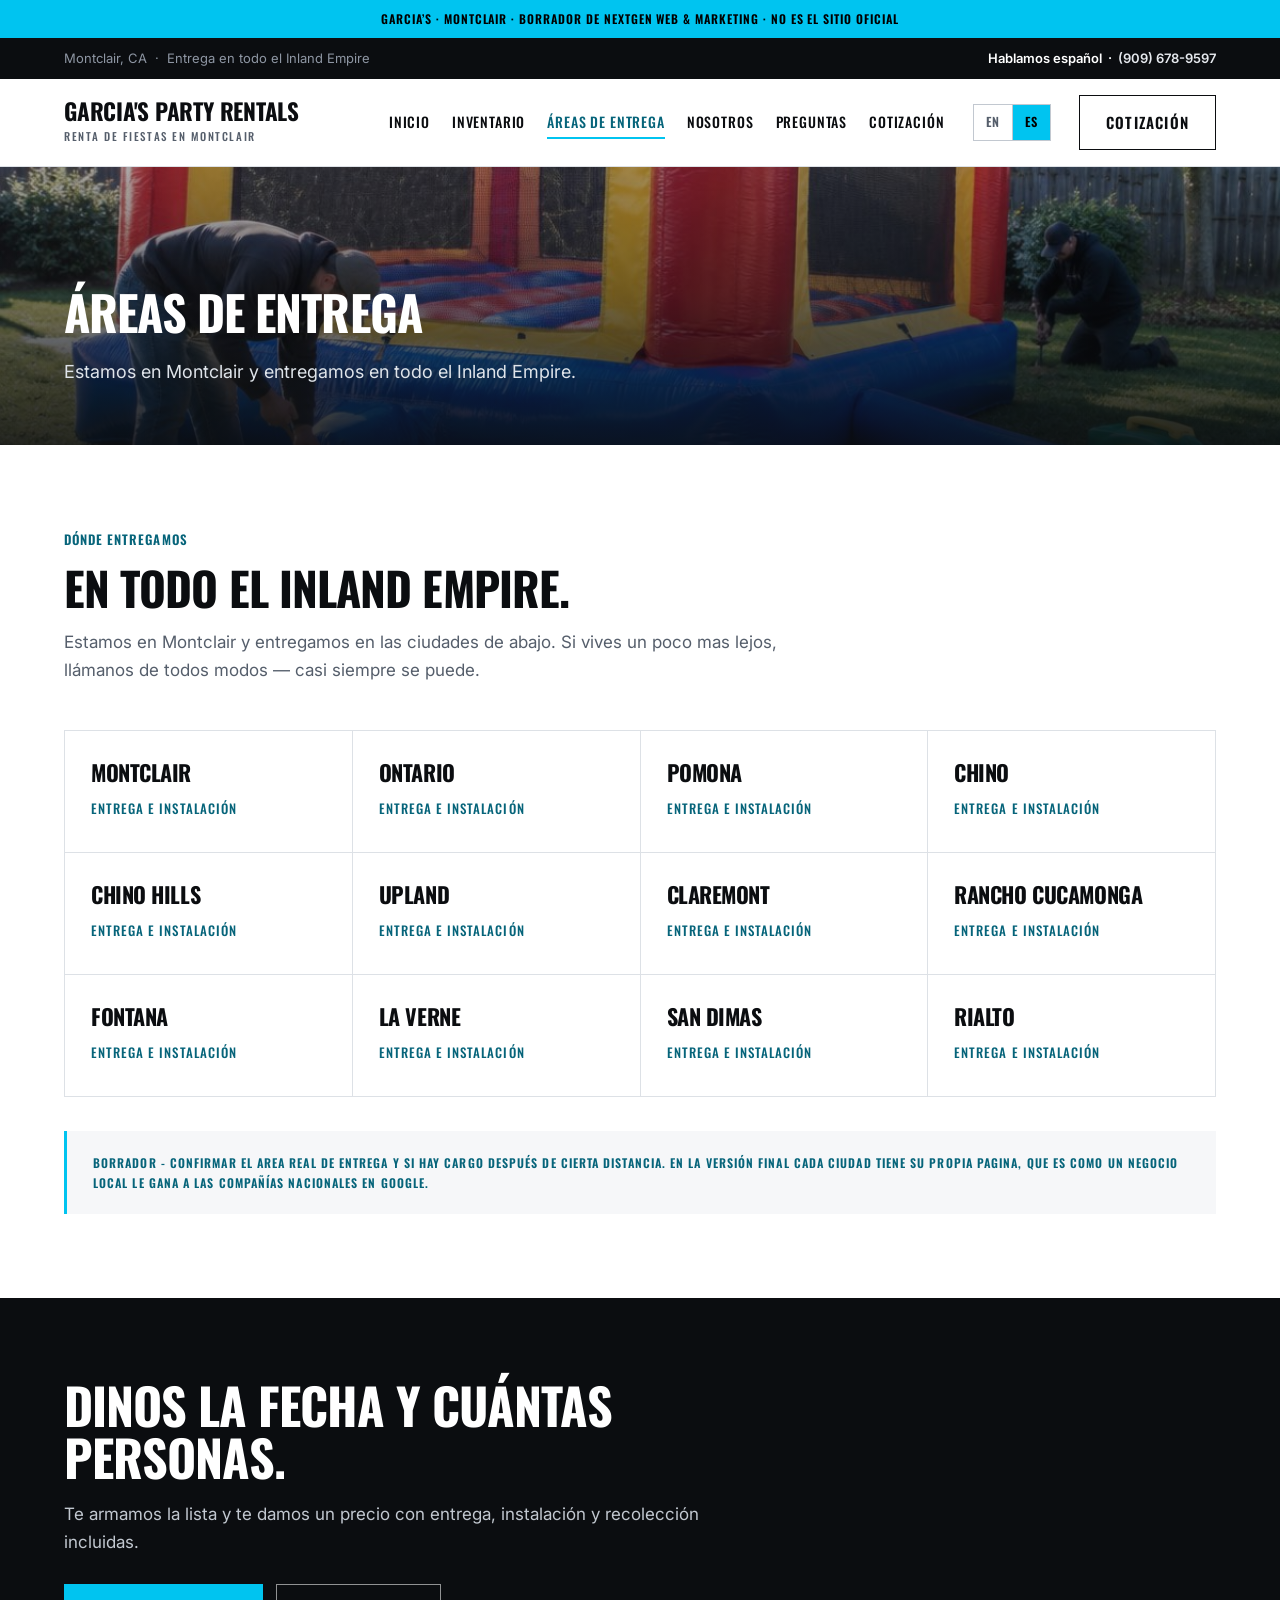
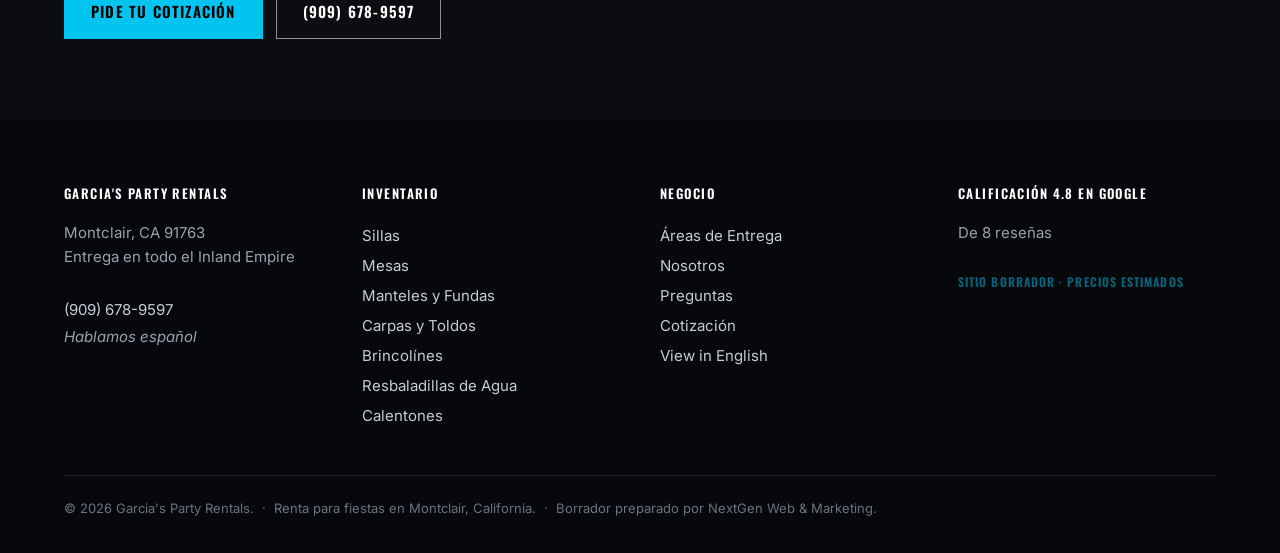
<file: areas-es.html>
<!doctype html>
<html lang="es"><head><meta charset="utf-8">
<meta name="viewport" content="width=device-width,initial-scale=1">
<meta name="robots" content="noindex,nofollow,noarchive">
<title>Áreas de Entrega — Garcia&#x27;s Party Rentals</title>
<meta name="description" content="Estamos en Montclair y entregamos en las ciudades de abajo. Si vives un poco mas lejos, llámanos de todos modos &amp;mdash; casi siempre se puede.">
<link rel="alternate" hreflang="en" href="areas.html"><link rel="alternate" hreflang="es" href="areas-es.html">
<link rel="preconnect" href="https://fonts.googleapis.com">
<link href="https://fonts.googleapis.com/css2?family=Oswald:wght@400;500;600;700&family=Inter:wght@400;500;600;700&display=swap" rel="stylesheet">
<link rel="stylesheet" href="assets/site.css">
</head><body>
<div class="draft">GARCIA’S · MONTCLAIR &middot; borrador de NextGen Web &amp; Marketing &middot; no es el sitio oficial</div>
<div class="util"><div class="wrap">
  <span>Montclair, CA &nbsp;&middot;&nbsp; Entrega en todo el Inland Empire</span>
  <span class="lic">Hablamos espa&ntilde;ol &nbsp;&middot;&nbsp; <a href="tel:+19096789597">(909) 678-9597</a></span>
</div></div>

<header class="hd"><div class="wrap">
  <a class="brand" href="index-es.html">
    <div class="n">Garcia&#x27;s Party Rentals</div>
    <div class="s">Renta de Fiestas en Montclair</div>
  </a>
  <nav><a href="index-es.html">Inicio</a><a href="inventory-es.html">Inventario</a><a href="areas-es.html" class="on">Áreas de Entrega</a><a href="about-es.html">Nosotros</a><a href="faq-es.html">Preguntas</a><a href="contact-es.html">Cotización</a></nav>
  <div class="lang" role="group" aria-label="Language"><a href="areas.html" hreflang="en">EN</a><a href="areas-es.html" class="on" hreflang="es">ES</a></div>
  <a class="btn hdcta" href="contact-es.html">Cotización</a>
  <details class="mnav"><summary aria-label="Menu"><span class="bars"><i></i><i></i><i></i></span></summary>
    <div class="sheet"><a href="index-es.html">Inicio</a><a href="inventory-es.html">Inventario</a><a href="areas-es.html" class="on">Áreas de Entrega</a><a href="about-es.html">Nosotros</a><a href="faq-es.html">Preguntas</a><a href="contact-es.html">Cotización</a>
    <a class="lang-row" hreflang="en" href="areas.html">View in English</a>
    <a class="go" href="contact-es.html">Cotización</a>
    <a class="call" href="tel:+19096789597">(909) 678-9597</a></div></details>
</div></header>

<section class="hero" style="min-height:0">
<img class="bg" src="assets/img/setup-jumper.jpg" alt="Áreas de Entrega"><div class="shade"></div>
<div class="wrap" style="padding:120px 24px 58px"><h1 style="font-size:clamp(32px,4.4vw,48px)">Áreas de Entrega</h1>
<p style="margin-bottom:0">Estamos en Montclair y entregamos en todo el Inland Empire.</p></div></section>
<section class="sec"><div class="wrap">
  <div class="shead"><div class="eyebrow">Dónde entregamos</div>
    <h2>En todo el Inland Empire.</h2><p>Estamos en Montclair y entregamos en las ciudades de abajo. Si vives un poco mas lejos, llámanos de todos modos &mdash; casi siempre se puede.</p></div>
  <div class="grid3"><div class="svc"><h3>Montclair</h3><span>Entrega e instalación</span></div><div class="svc"><h3>Ontario</h3><span>Entrega e instalación</span></div><div class="svc"><h3>Pomona</h3><span>Entrega e instalación</span></div><div class="svc"><h3>Chino</h3><span>Entrega e instalación</span></div><div class="svc"><h3>Chino Hills</h3><span>Entrega e instalación</span></div><div class="svc"><h3>Upland</h3><span>Entrega e instalación</span></div><div class="svc"><h3>Claremont</h3><span>Entrega e instalación</span></div><div class="svc"><h3>Rancho Cucamonga</h3><span>Entrega e instalación</span></div><div class="svc"><h3>Fontana</h3><span>Entrega e instalación</span></div><div class="svc"><h3>La Verne</h3><span>Entrega e instalación</span></div><div class="svc"><h3>San Dimas</h3><span>Entrega e instalación</span></div><div class="svc"><h3>Rialto</h3><span>Entrega e instalación</span></div></div>
  <div class="notes" style="margin-top:34px">
    <p class="draftpx" style="margin:0">BORRADOR - confirmar el area real de entrega y si hay cargo después de cierta distancia. En la versión final cada ciudad tiene su propia pagina, que es como un negocio local le gana a las compañías nacionales en Google.</p></div>
</div></section>

<section class="band"><div class="wrap">
  <h2>Dinos la fecha y cuántas personas.</h2>
  <p>Te armamos la lista y te damos un precio con entrega, instalación y recolección incluidas.</p>
  <a class="btn blue" href="contact-es.html">Pide tu Cotización</a>
  <a class="btn ghost" href="tel:+19096789597" style="margin-left:8px">(909) 678-9597</a>
</div></section>

<footer class="ft"><div class="wrap"><div class="inner">
  <div class="cols">
    <div><h4>Garcia&#x27;s Party Rentals</h4>
      Montclair, CA 91763<br>
      Entrega en todo el Inland Empire<br><br>
      <a href="tel:+19096789597">(909) 678-9597</a><br>
      <span class="es">Hablamos espa&ntilde;ol</span></div>
    <div><h4>Inventario</h4><a href="inventory-es.html#seating">Sillas</a><br><a href="inventory-es.html#tables">Mesas</a><br><a href="inventory-es.html#linens">Manteles y Fundas</a><br><a href="inventory-es.html#canopies">Carpas y Toldos</a><br><a href="inventory-es.html#jumpers">Brincolínes</a><br><a href="inventory-es.html#water">Resbaladillas de Agua</a><br><a href="inventory-es.html#heaters">Calentones</a><br></div>
    <div><h4>Negocio</h4>
      <a href="areas-es.html">Áreas de Entrega</a><br>
      <a href="about-es.html">Nosotros</a><br>
      <a href="faq-es.html">Preguntas</a><br>
      <a href="contact-es.html">Cotización</a><br>
      <a href="areas.html">View in English</a></div>
    <div><h4>Calificación 4.8 en Google</h4>
      De 8 reseñas<br><br>
      <span class="draftpx">Sitio borrador &middot; precios estimados</span></div>
  </div>
  <div class="legal">&copy; 2026 Garcia&#x27;s Party Rentals. &nbsp;&middot;&nbsp; Renta para fiestas en Montclair, California. &nbsp;&middot;&nbsp; Borrador preparado por NextGen Web &amp; Marketing.</div>
</div></div></footer>
</body></html>
</file>
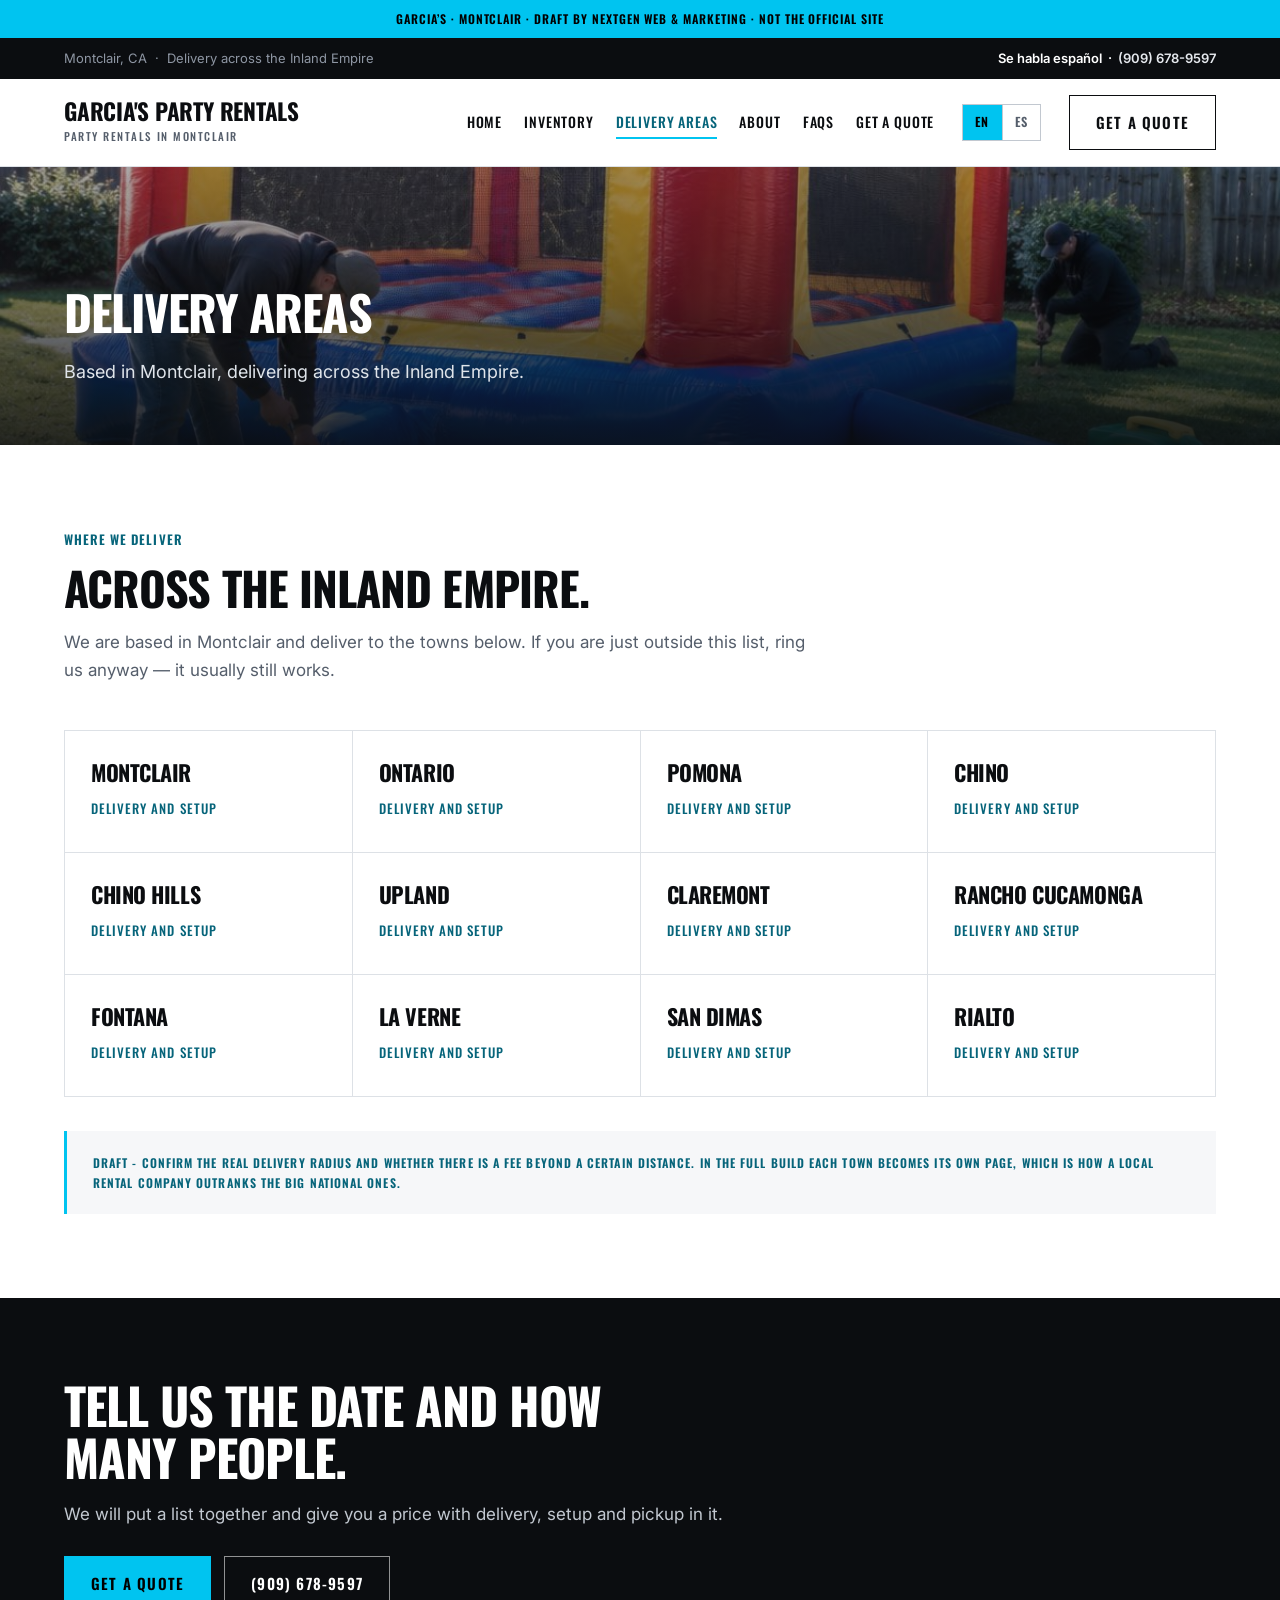
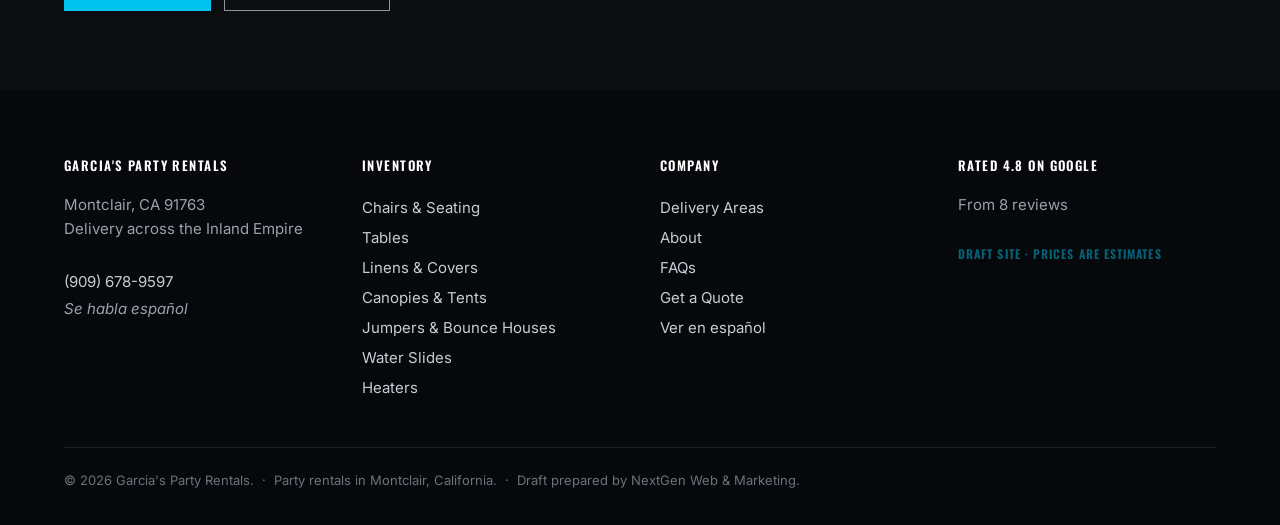
<file: areas.html>
<!doctype html>
<html lang="en"><head><meta charset="utf-8">
<meta name="viewport" content="width=device-width,initial-scale=1">
<meta name="robots" content="noindex,nofollow,noarchive">
<title>Delivery Areas — Garcia&#x27;s Party Rentals</title>
<meta name="description" content="We are based in Montclair and deliver to the towns below. If you are just outside this list, ring us anyway &amp;mdash; it usually still works.">
<link rel="alternate" hreflang="en" href="areas.html"><link rel="alternate" hreflang="es" href="areas-es.html">
<link rel="preconnect" href="https://fonts.googleapis.com">
<link href="https://fonts.googleapis.com/css2?family=Oswald:wght@400;500;600;700&family=Inter:wght@400;500;600;700&display=swap" rel="stylesheet">
<link rel="stylesheet" href="assets/site.css">
</head><body>
<div class="draft">GARCIA’S · MONTCLAIR &middot; draft by NextGen Web &amp; Marketing &middot; not the official site</div>
<div class="util"><div class="wrap">
  <span>Montclair, CA &nbsp;&middot;&nbsp; Delivery across the Inland Empire</span>
  <span class="lic">Se habla espa&ntilde;ol &nbsp;&middot;&nbsp; <a href="tel:+19096789597">(909) 678-9597</a></span>
</div></div>

<header class="hd"><div class="wrap">
  <a class="brand" href="index.html">
    <div class="n">Garcia&#x27;s Party Rentals</div>
    <div class="s">Party Rentals in Montclair</div>
  </a>
  <nav><a href="index.html">Home</a><a href="inventory.html">Inventory</a><a href="areas.html" class="on">Delivery Areas</a><a href="about.html">About</a><a href="faq.html">FAQs</a><a href="contact.html">Get a Quote</a></nav>
  <div class="lang" role="group" aria-label="Language"><a href="areas.html" class="on" hreflang="en">EN</a><a href="areas-es.html" hreflang="es">ES</a></div>
  <a class="btn hdcta" href="contact.html">Get a Quote</a>
  <details class="mnav"><summary aria-label="Menu"><span class="bars"><i></i><i></i><i></i></span></summary>
    <div class="sheet"><a href="index.html">Home</a><a href="inventory.html">Inventory</a><a href="areas.html" class="on">Delivery Areas</a><a href="about.html">About</a><a href="faq.html">FAQs</a><a href="contact.html">Get a Quote</a>
    <a class="lang-row" hreflang="es" href="areas-es.html">Ver en espa&ntilde;ol</a>
    <a class="go" href="contact.html">Get a Quote</a>
    <a class="call" href="tel:+19096789597">(909) 678-9597</a></div></details>
</div></header>

<section class="hero" style="min-height:0">
<img class="bg" src="assets/img/setup-jumper.jpg" alt="Delivery Areas"><div class="shade"></div>
<div class="wrap" style="padding:120px 24px 58px"><h1 style="font-size:clamp(32px,4.4vw,48px)">Delivery Areas</h1>
<p style="margin-bottom:0">Based in Montclair, delivering across the Inland Empire.</p></div></section>
<section class="sec"><div class="wrap">
  <div class="shead"><div class="eyebrow">Where we deliver</div>
    <h2>Across the Inland Empire.</h2><p>We are based in Montclair and deliver to the towns below. If you are just outside this list, ring us anyway &mdash; it usually still works.</p></div>
  <div class="grid3"><div class="svc"><h3>Montclair</h3><span>Delivery and setup</span></div><div class="svc"><h3>Ontario</h3><span>Delivery and setup</span></div><div class="svc"><h3>Pomona</h3><span>Delivery and setup</span></div><div class="svc"><h3>Chino</h3><span>Delivery and setup</span></div><div class="svc"><h3>Chino Hills</h3><span>Delivery and setup</span></div><div class="svc"><h3>Upland</h3><span>Delivery and setup</span></div><div class="svc"><h3>Claremont</h3><span>Delivery and setup</span></div><div class="svc"><h3>Rancho Cucamonga</h3><span>Delivery and setup</span></div><div class="svc"><h3>Fontana</h3><span>Delivery and setup</span></div><div class="svc"><h3>La Verne</h3><span>Delivery and setup</span></div><div class="svc"><h3>San Dimas</h3><span>Delivery and setup</span></div><div class="svc"><h3>Rialto</h3><span>Delivery and setup</span></div></div>
  <div class="notes" style="margin-top:34px">
    <p class="draftpx" style="margin:0">DRAFT - confirm the real delivery radius and whether there is a fee beyond a certain distance. In the full build each town becomes its own page, which is how a local rental company outranks the big national ones.</p></div>
</div></section>

<section class="band"><div class="wrap">
  <h2>Tell us the date and how many people.</h2>
  <p>We will put a list together and give you a price with delivery, setup and pickup in it.</p>
  <a class="btn blue" href="contact.html">Get a Quote</a>
  <a class="btn ghost" href="tel:+19096789597" style="margin-left:8px">(909) 678-9597</a>
</div></section>

<footer class="ft"><div class="wrap"><div class="inner">
  <div class="cols">
    <div><h4>Garcia&#x27;s Party Rentals</h4>
      Montclair, CA 91763<br>
      Delivery across the Inland Empire<br><br>
      <a href="tel:+19096789597">(909) 678-9597</a><br>
      <span class="es">Se habla espa&ntilde;ol</span></div>
    <div><h4>Inventory</h4><a href="inventory.html#seating">Chairs & Seating</a><br><a href="inventory.html#tables">Tables</a><br><a href="inventory.html#linens">Linens & Covers</a><br><a href="inventory.html#canopies">Canopies & Tents</a><br><a href="inventory.html#jumpers">Jumpers & Bounce Houses</a><br><a href="inventory.html#water">Water Slides</a><br><a href="inventory.html#heaters">Heaters</a><br></div>
    <div><h4>Company</h4>
      <a href="areas.html">Delivery Areas</a><br>
      <a href="about.html">About</a><br>
      <a href="faq.html">FAQs</a><br>
      <a href="contact.html">Get a Quote</a><br>
      <a href="areas-es.html">Ver en espa&ntilde;ol</a></div>
    <div><h4>Rated 4.8 on Google</h4>
      From 8 reviews<br><br>
      <span class="draftpx">Draft site &middot; prices are estimates</span></div>
  </div>
  <div class="legal">&copy; 2026 Garcia&#x27;s Party Rentals. &nbsp;&middot;&nbsp; Party rentals in Montclair, California. &nbsp;&middot;&nbsp; Draft prepared by NextGen Web &amp; Marketing.</div>
</div></div></footer>
</body></html>
</file>
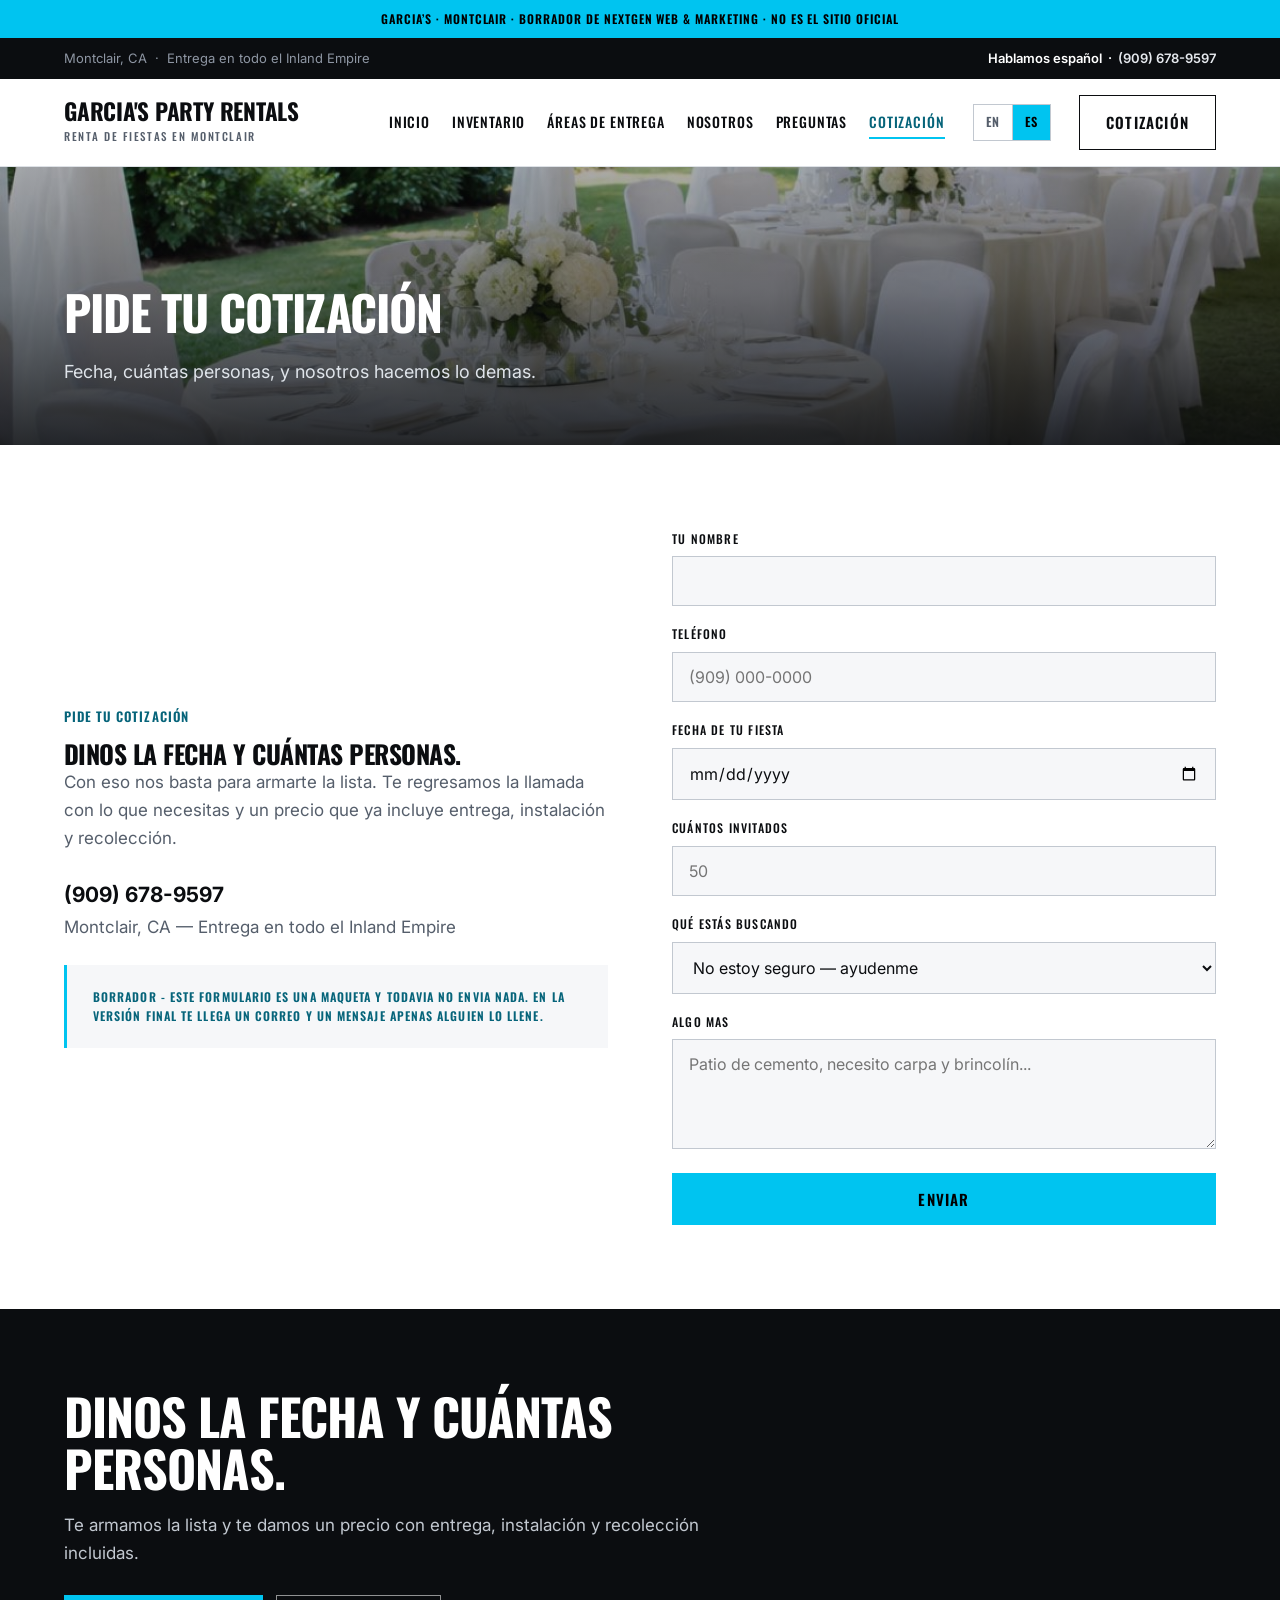
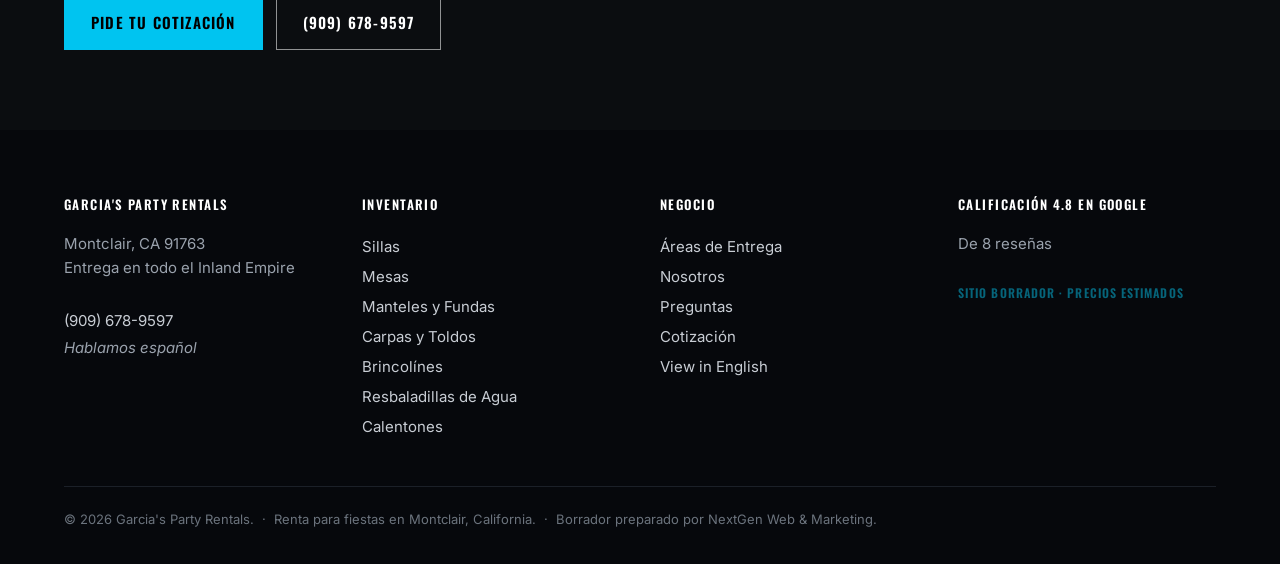
<file: contact-es.html>
<!doctype html>
<html lang="es"><head><meta charset="utf-8">
<meta name="viewport" content="width=device-width,initial-scale=1">
<meta name="robots" content="noindex,nofollow,noarchive">
<title>Pide tu Cotización — Garcia&#x27;s Party Rentals</title>
<meta name="description" content="Con eso nos basta para armarte la lista. Te regresamos la llamada con lo que necesitas y un precio que ya incluye entrega, instalación y recolección.">
<link rel="alternate" hreflang="en" href="contact.html"><link rel="alternate" hreflang="es" href="contact-es.html">
<link rel="preconnect" href="https://fonts.googleapis.com">
<link href="https://fonts.googleapis.com/css2?family=Oswald:wght@400;500;600;700&family=Inter:wght@400;500;600;700&display=swap" rel="stylesheet">
<link rel="stylesheet" href="assets/site.css">
</head><body>
<div class="draft">GARCIA’S · MONTCLAIR &middot; borrador de NextGen Web &amp; Marketing &middot; no es el sitio oficial</div>
<div class="util"><div class="wrap">
  <span>Montclair, CA &nbsp;&middot;&nbsp; Entrega en todo el Inland Empire</span>
  <span class="lic">Hablamos espa&ntilde;ol &nbsp;&middot;&nbsp; <a href="tel:+19096789597">(909) 678-9597</a></span>
</div></div>

<header class="hd"><div class="wrap">
  <a class="brand" href="index-es.html">
    <div class="n">Garcia&#x27;s Party Rentals</div>
    <div class="s">Renta de Fiestas en Montclair</div>
  </a>
  <nav><a href="index-es.html">Inicio</a><a href="inventory-es.html">Inventario</a><a href="areas-es.html">Áreas de Entrega</a><a href="about-es.html">Nosotros</a><a href="faq-es.html">Preguntas</a><a href="contact-es.html" class="on">Cotización</a></nav>
  <div class="lang" role="group" aria-label="Language"><a href="contact.html" hreflang="en">EN</a><a href="contact-es.html" class="on" hreflang="es">ES</a></div>
  <a class="btn hdcta" href="contact-es.html">Cotización</a>
  <details class="mnav"><summary aria-label="Menu"><span class="bars"><i></i><i></i><i></i></span></summary>
    <div class="sheet"><a href="index-es.html">Inicio</a><a href="inventory-es.html">Inventario</a><a href="areas-es.html">Áreas de Entrega</a><a href="about-es.html">Nosotros</a><a href="faq-es.html">Preguntas</a><a href="contact-es.html" class="on">Cotización</a>
    <a class="lang-row" hreflang="en" href="contact.html">View in English</a>
    <a class="go" href="contact-es.html">Cotización</a>
    <a class="call" href="tel:+19096789597">(909) 678-9597</a></div></details>
</div></header>

<section class="hero" style="min-height:0">
<img class="bg" src="assets/img/reception.jpg" alt="Pide tu Cotización"><div class="shade"></div>
<div class="wrap" style="padding:120px 24px 58px"><h1 style="font-size:clamp(32px,4.4vw,48px)">Pide tu Cotización</h1>
<p style="margin-bottom:0">Fecha, cuántas personas, y nosotros hacemos lo demas.</p></div></section>
<section class="sec"><div class="wrap">
  <div class="two">
    <div><div class="eyebrow">Pide tu Cotización</div>
      <h2>Dinos la fecha y cuántas personas.</h2>
      <p>Con eso nos basta para armarte la lista. Te regresamos la llamada con lo que necesitas y un precio que ya incluye entrega, instalación y recolección.</p>
      <p style="margin-top:26px"><b style="color:var(--ink);font-size:21px">
        <a href="tel:+19096789597" style="text-decoration:none">(909) 678-9597</a></b><br>
        Montclair, CA &mdash; Entrega en todo el Inland Empire</p>
      <div class="notes" style="margin-top:24px">
        <p class="draftpx" style="margin:0">BORRADOR - este formulario es una maqueta y todavia no envia nada. En la versión final te llega un correo y un mensaje apenas alguien lo llene.</p></div>
    </div>
    <div><form class="fld" onsubmit="return false">
      <label>Tu nombre<input type="text"></label>
      <label>Teléfono<input type="tel" placeholder="(909) 000-0000"></label>
      <label>Fecha de tu fiesta<input type="date"></label>
      <label>Cuántos invitados<input type="number" placeholder="50" min="1"></label>
      <label>Qué estás buscando<select><option>No estoy seguro &mdash; ayudenme</option><option>Sillas</option><option>Mesas</option><option>Manteles y Fundas</option><option>Carpas y Toldos</option><option>Brincolínes</option><option>Resbaladillas de Agua</option><option>Calentones</option></select></label>
      <label>Algo mas<textarea rows="4" placeholder="Patio de cemento, necesito carpa y brincolín..."></textarea></label>
      <button class="btn blue" type="submit">Enviar</button>
    </form></div>
  </div>
</div></section>

<section class="band"><div class="wrap">
  <h2>Dinos la fecha y cuántas personas.</h2>
  <p>Te armamos la lista y te damos un precio con entrega, instalación y recolección incluidas.</p>
  <a class="btn blue" href="contact-es.html">Pide tu Cotización</a>
  <a class="btn ghost" href="tel:+19096789597" style="margin-left:8px">(909) 678-9597</a>
</div></section>

<footer class="ft"><div class="wrap"><div class="inner">
  <div class="cols">
    <div><h4>Garcia&#x27;s Party Rentals</h4>
      Montclair, CA 91763<br>
      Entrega en todo el Inland Empire<br><br>
      <a href="tel:+19096789597">(909) 678-9597</a><br>
      <span class="es">Hablamos espa&ntilde;ol</span></div>
    <div><h4>Inventario</h4><a href="inventory-es.html#seating">Sillas</a><br><a href="inventory-es.html#tables">Mesas</a><br><a href="inventory-es.html#linens">Manteles y Fundas</a><br><a href="inventory-es.html#canopies">Carpas y Toldos</a><br><a href="inventory-es.html#jumpers">Brincolínes</a><br><a href="inventory-es.html#water">Resbaladillas de Agua</a><br><a href="inventory-es.html#heaters">Calentones</a><br></div>
    <div><h4>Negocio</h4>
      <a href="areas-es.html">Áreas de Entrega</a><br>
      <a href="about-es.html">Nosotros</a><br>
      <a href="faq-es.html">Preguntas</a><br>
      <a href="contact-es.html">Cotización</a><br>
      <a href="contact.html">View in English</a></div>
    <div><h4>Calificación 4.8 en Google</h4>
      De 8 reseñas<br><br>
      <span class="draftpx">Sitio borrador &middot; precios estimados</span></div>
  </div>
  <div class="legal">&copy; 2026 Garcia&#x27;s Party Rentals. &nbsp;&middot;&nbsp; Renta para fiestas en Montclair, California. &nbsp;&middot;&nbsp; Borrador preparado por NextGen Web &amp; Marketing.</div>
</div></div></footer>
</body></html>
</file>
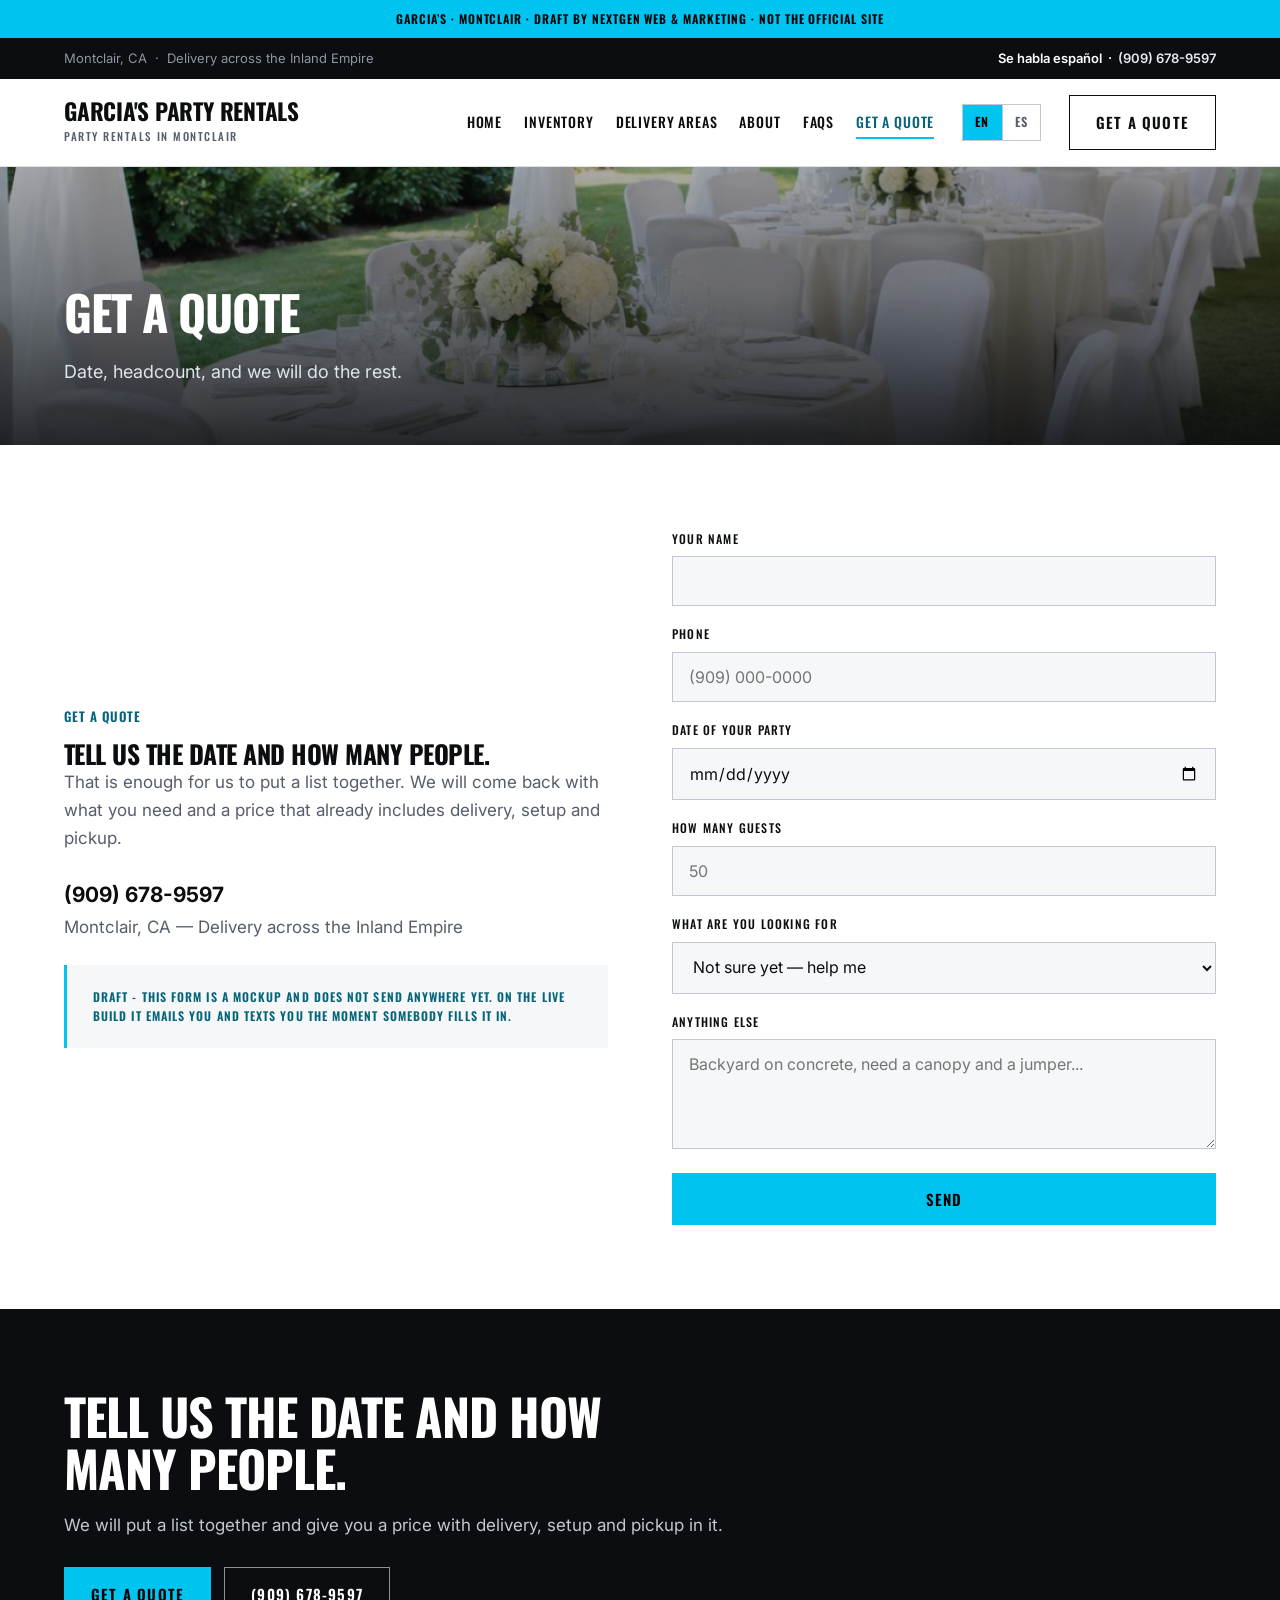
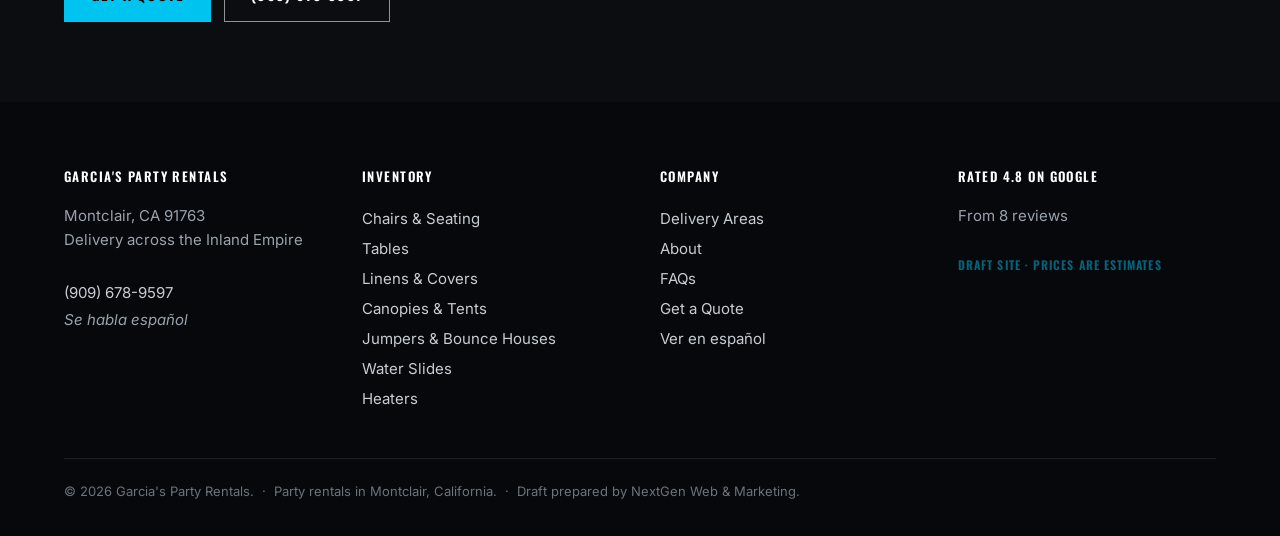
<file: contact.html>
<!doctype html>
<html lang="en"><head><meta charset="utf-8">
<meta name="viewport" content="width=device-width,initial-scale=1">
<meta name="robots" content="noindex,nofollow,noarchive">
<title>Get a Quote — Garcia&#x27;s Party Rentals</title>
<meta name="description" content="That is enough for us to put a list together. We will come back with what you need and a price that already includes delivery, setup and pickup.">
<link rel="alternate" hreflang="en" href="contact.html"><link rel="alternate" hreflang="es" href="contact-es.html">
<link rel="preconnect" href="https://fonts.googleapis.com">
<link href="https://fonts.googleapis.com/css2?family=Oswald:wght@400;500;600;700&family=Inter:wght@400;500;600;700&display=swap" rel="stylesheet">
<link rel="stylesheet" href="assets/site.css">
</head><body>
<div class="draft">GARCIA’S · MONTCLAIR &middot; draft by NextGen Web &amp; Marketing &middot; not the official site</div>
<div class="util"><div class="wrap">
  <span>Montclair, CA &nbsp;&middot;&nbsp; Delivery across the Inland Empire</span>
  <span class="lic">Se habla espa&ntilde;ol &nbsp;&middot;&nbsp; <a href="tel:+19096789597">(909) 678-9597</a></span>
</div></div>

<header class="hd"><div class="wrap">
  <a class="brand" href="index.html">
    <div class="n">Garcia&#x27;s Party Rentals</div>
    <div class="s">Party Rentals in Montclair</div>
  </a>
  <nav><a href="index.html">Home</a><a href="inventory.html">Inventory</a><a href="areas.html">Delivery Areas</a><a href="about.html">About</a><a href="faq.html">FAQs</a><a href="contact.html" class="on">Get a Quote</a></nav>
  <div class="lang" role="group" aria-label="Language"><a href="contact.html" class="on" hreflang="en">EN</a><a href="contact-es.html" hreflang="es">ES</a></div>
  <a class="btn hdcta" href="contact.html">Get a Quote</a>
  <details class="mnav"><summary aria-label="Menu"><span class="bars"><i></i><i></i><i></i></span></summary>
    <div class="sheet"><a href="index.html">Home</a><a href="inventory.html">Inventory</a><a href="areas.html">Delivery Areas</a><a href="about.html">About</a><a href="faq.html">FAQs</a><a href="contact.html" class="on">Get a Quote</a>
    <a class="lang-row" hreflang="es" href="contact-es.html">Ver en espa&ntilde;ol</a>
    <a class="go" href="contact.html">Get a Quote</a>
    <a class="call" href="tel:+19096789597">(909) 678-9597</a></div></details>
</div></header>

<section class="hero" style="min-height:0">
<img class="bg" src="assets/img/reception.jpg" alt="Get a Quote"><div class="shade"></div>
<div class="wrap" style="padding:120px 24px 58px"><h1 style="font-size:clamp(32px,4.4vw,48px)">Get a Quote</h1>
<p style="margin-bottom:0">Date, headcount, and we will do the rest.</p></div></section>
<section class="sec"><div class="wrap">
  <div class="two">
    <div><div class="eyebrow">Get a Quote</div>
      <h2>Tell us the date and how many people.</h2>
      <p>That is enough for us to put a list together. We will come back with what you need and a price that already includes delivery, setup and pickup.</p>
      <p style="margin-top:26px"><b style="color:var(--ink);font-size:21px">
        <a href="tel:+19096789597" style="text-decoration:none">(909) 678-9597</a></b><br>
        Montclair, CA &mdash; Delivery across the Inland Empire</p>
      <div class="notes" style="margin-top:24px">
        <p class="draftpx" style="margin:0">DRAFT - this form is a mockup and does not send anywhere yet. On the live build it emails you and texts you the moment somebody fills it in.</p></div>
    </div>
    <div><form class="fld" onsubmit="return false">
      <label>Your name<input type="text"></label>
      <label>Phone<input type="tel" placeholder="(909) 000-0000"></label>
      <label>Date of your party<input type="date"></label>
      <label>How many guests<input type="number" placeholder="50" min="1"></label>
      <label>What are you looking for<select><option>Not sure yet &mdash; help me</option><option>Chairs & Seating</option><option>Tables</option><option>Linens & Covers</option><option>Canopies & Tents</option><option>Jumpers & Bounce Houses</option><option>Water Slides</option><option>Heaters</option></select></label>
      <label>Anything else<textarea rows="4" placeholder="Backyard on concrete, need a canopy and a jumper..."></textarea></label>
      <button class="btn blue" type="submit">Send</button>
    </form></div>
  </div>
</div></section>

<section class="band"><div class="wrap">
  <h2>Tell us the date and how many people.</h2>
  <p>We will put a list together and give you a price with delivery, setup and pickup in it.</p>
  <a class="btn blue" href="contact.html">Get a Quote</a>
  <a class="btn ghost" href="tel:+19096789597" style="margin-left:8px">(909) 678-9597</a>
</div></section>

<footer class="ft"><div class="wrap"><div class="inner">
  <div class="cols">
    <div><h4>Garcia&#x27;s Party Rentals</h4>
      Montclair, CA 91763<br>
      Delivery across the Inland Empire<br><br>
      <a href="tel:+19096789597">(909) 678-9597</a><br>
      <span class="es">Se habla espa&ntilde;ol</span></div>
    <div><h4>Inventory</h4><a href="inventory.html#seating">Chairs & Seating</a><br><a href="inventory.html#tables">Tables</a><br><a href="inventory.html#linens">Linens & Covers</a><br><a href="inventory.html#canopies">Canopies & Tents</a><br><a href="inventory.html#jumpers">Jumpers & Bounce Houses</a><br><a href="inventory.html#water">Water Slides</a><br><a href="inventory.html#heaters">Heaters</a><br></div>
    <div><h4>Company</h4>
      <a href="areas.html">Delivery Areas</a><br>
      <a href="about.html">About</a><br>
      <a href="faq.html">FAQs</a><br>
      <a href="contact.html">Get a Quote</a><br>
      <a href="contact-es.html">Ver en espa&ntilde;ol</a></div>
    <div><h4>Rated 4.8 on Google</h4>
      From 8 reviews<br><br>
      <span class="draftpx">Draft site &middot; prices are estimates</span></div>
  </div>
  <div class="legal">&copy; 2026 Garcia&#x27;s Party Rentals. &nbsp;&middot;&nbsp; Party rentals in Montclair, California. &nbsp;&middot;&nbsp; Draft prepared by NextGen Web &amp; Marketing.</div>
</div></div></footer>
</body></html>
</file>
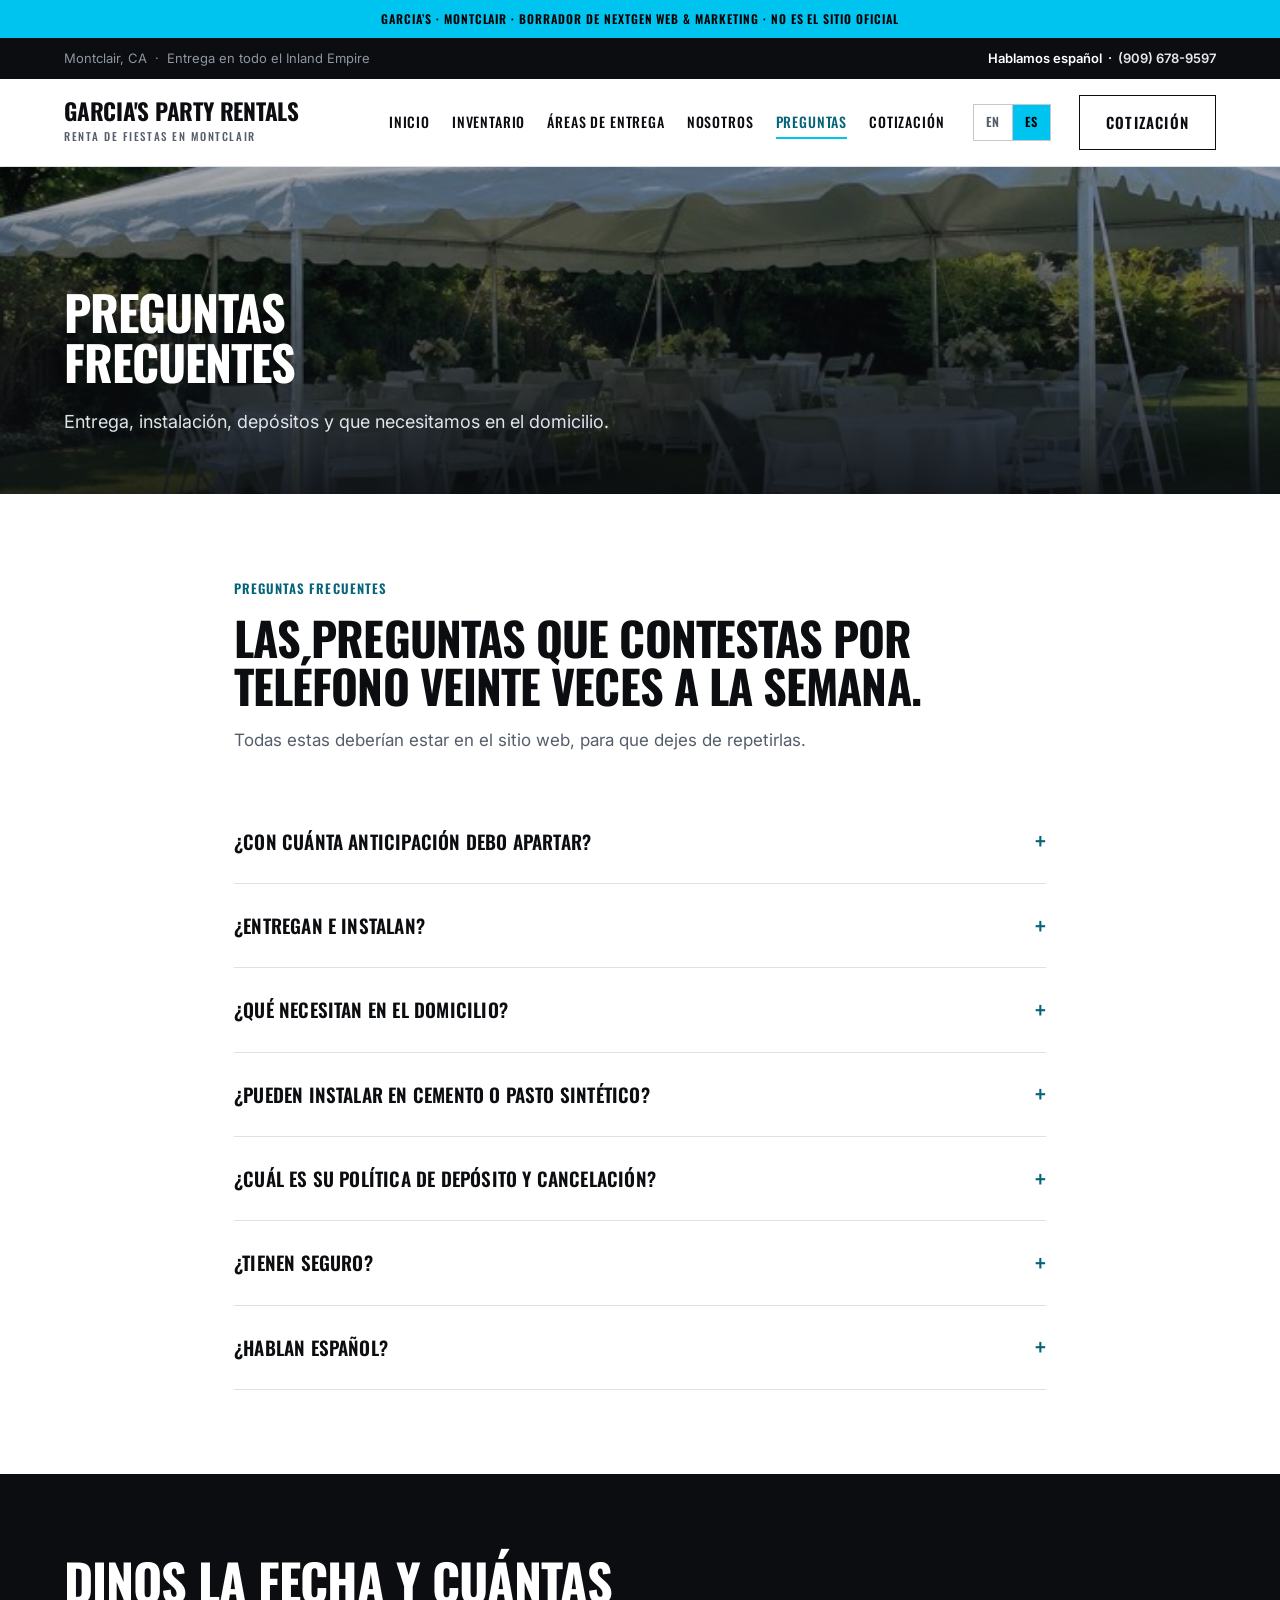
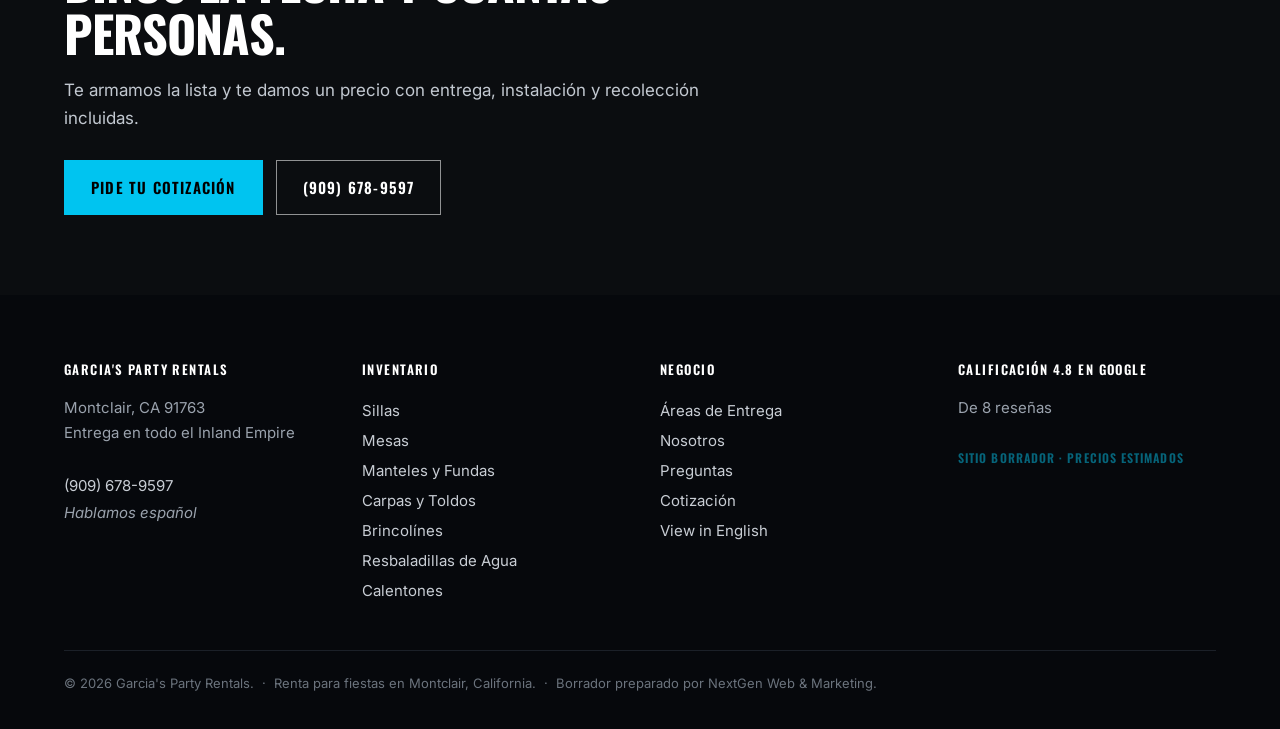
<file: faq-es.html>
<!doctype html>
<html lang="es"><head><meta charset="utf-8">
<meta name="viewport" content="width=device-width,initial-scale=1">
<meta name="robots" content="noindex,nofollow,noarchive">
<title>Preguntas Frecuentes — Garcia&#x27;s Party Rentals</title>
<meta name="description" content="Entrega, instalación, depósitos y que necesitamos en el domicilio.">
<link rel="alternate" hreflang="en" href="faq.html"><link rel="alternate" hreflang="es" href="faq-es.html">
<link rel="preconnect" href="https://fonts.googleapis.com">
<link href="https://fonts.googleapis.com/css2?family=Oswald:wght@400;500;600;700&family=Inter:wght@400;500;600;700&display=swap" rel="stylesheet">
<link rel="stylesheet" href="assets/site.css">
</head><body>
<div class="draft">GARCIA’S · MONTCLAIR &middot; borrador de NextGen Web &amp; Marketing &middot; no es el sitio oficial</div>
<div class="util"><div class="wrap">
  <span>Montclair, CA &nbsp;&middot;&nbsp; Entrega en todo el Inland Empire</span>
  <span class="lic">Hablamos espa&ntilde;ol &nbsp;&middot;&nbsp; <a href="tel:+19096789597">(909) 678-9597</a></span>
</div></div>

<header class="hd"><div class="wrap">
  <a class="brand" href="index-es.html">
    <div class="n">Garcia&#x27;s Party Rentals</div>
    <div class="s">Renta de Fiestas en Montclair</div>
  </a>
  <nav><a href="index-es.html">Inicio</a><a href="inventory-es.html">Inventario</a><a href="areas-es.html">Áreas de Entrega</a><a href="about-es.html">Nosotros</a><a href="faq-es.html" class="on">Preguntas</a><a href="contact-es.html">Cotización</a></nav>
  <div class="lang" role="group" aria-label="Language"><a href="faq.html" hreflang="en">EN</a><a href="faq-es.html" class="on" hreflang="es">ES</a></div>
  <a class="btn hdcta" href="contact-es.html">Cotización</a>
  <details class="mnav"><summary aria-label="Menu"><span class="bars"><i></i><i></i><i></i></span></summary>
    <div class="sheet"><a href="index-es.html">Inicio</a><a href="inventory-es.html">Inventario</a><a href="areas-es.html">Áreas de Entrega</a><a href="about-es.html">Nosotros</a><a href="faq-es.html" class="on">Preguntas</a><a href="contact-es.html">Cotización</a>
    <a class="lang-row" hreflang="en" href="faq.html">View in English</a>
    <a class="go" href="contact-es.html">Cotización</a>
    <a class="call" href="tel:+19096789597">(909) 678-9597</a></div></details>
</div></header>

<section class="hero" style="min-height:0">
<img class="bg" src="assets/img/canopy-20x30.jpg" alt="Preguntas Frecuentes"><div class="shade"></div>
<div class="wrap" style="padding:120px 24px 58px"><h1 style="font-size:clamp(32px,4.4vw,48px)">Preguntas Frecuentes</h1>
<p style="margin-bottom:0">Entrega, instalación, depósitos y que necesitamos en el domicilio.</p></div></section>
<section class="sec"><div class="wrap" style="max-width:860px">
  <div class="shead"><div class="eyebrow">Preguntas Frecuentes</div>
    <h2>Las preguntas que contestas por teléfono veinte veces a la semana.</h2><p>Todas estas deberían estar en el sitio web, para que dejes de repetirlas.</p></div>
  <details class="fq"><summary>¿Con cuánta anticipación debo apartar?</summary><p>BORRADOR - aquí va tu respuesta real. Para resbaladillas en verano y fines de semana de quinceañera lo honesto son varias semanas, y decirlo evita que te hablen un día antes.</p></details><details class="fq"><summary>¿Entregan e instalan?</summary><p>BORRADOR - confirmar. Si instalan y recogen, dilo bien fuerte: es la razón mas grande por la que alguien escoge una compania en lugar de ir por las sillas el mismo.</p></details><details class="fq"><summary>¿Qué necesitan en el domicilio?</summary><p>BORRADOR - para brincolínes y resbaladillas se necesita piso parejo, contacto de luz a cierta distancia y manguera para las de agua. Poner los números exactos aquí te ahorra viajes perdidos.</p></details><details class="fq"><summary>¿Pueden instalar en cemento o pasto sintético?</summary><p>BORRADOR - confirmar. Muchos patios del Inland Empire son de cemento o pasto sintético y la gente de verdad no sabe si eso los descalifica. Contestarlo te gana trabajos.</p></details><details class="fq"><summary>¿Cuál es su política de depósito y cancelación?</summary><p>BORRADOR - decídanla y publíquenla. Es la pregunta que causa todos los pleitos, y tenerla por escrito desde antes es como se evitan.</p></details><details class="fq"><summary>¿Tienen seguro?</summary><p>BORRADOR - importante sobre todo para los inflables. Muchos parques y salones no dejan meter un brincolín sin certificado de seguro. Si lo tienen, es un punto a favor; si un cliente necesita un COI a nombre del lugar, digan si lo pueden dar.</p></details><details class="fq"><summary>¿Hablan español?</summary><p>Si, por supuesto. Te atendemos en español por teléfono, por mensaje y en persona, y todo el sitio esta en español si asi lo prefieres.</p></details>
</div></section>

<section class="band"><div class="wrap">
  <h2>Dinos la fecha y cuántas personas.</h2>
  <p>Te armamos la lista y te damos un precio con entrega, instalación y recolección incluidas.</p>
  <a class="btn blue" href="contact-es.html">Pide tu Cotización</a>
  <a class="btn ghost" href="tel:+19096789597" style="margin-left:8px">(909) 678-9597</a>
</div></section>

<footer class="ft"><div class="wrap"><div class="inner">
  <div class="cols">
    <div><h4>Garcia&#x27;s Party Rentals</h4>
      Montclair, CA 91763<br>
      Entrega en todo el Inland Empire<br><br>
      <a href="tel:+19096789597">(909) 678-9597</a><br>
      <span class="es">Hablamos espa&ntilde;ol</span></div>
    <div><h4>Inventario</h4><a href="inventory-es.html#seating">Sillas</a><br><a href="inventory-es.html#tables">Mesas</a><br><a href="inventory-es.html#linens">Manteles y Fundas</a><br><a href="inventory-es.html#canopies">Carpas y Toldos</a><br><a href="inventory-es.html#jumpers">Brincolínes</a><br><a href="inventory-es.html#water">Resbaladillas de Agua</a><br><a href="inventory-es.html#heaters">Calentones</a><br></div>
    <div><h4>Negocio</h4>
      <a href="areas-es.html">Áreas de Entrega</a><br>
      <a href="about-es.html">Nosotros</a><br>
      <a href="faq-es.html">Preguntas</a><br>
      <a href="contact-es.html">Cotización</a><br>
      <a href="faq.html">View in English</a></div>
    <div><h4>Calificación 4.8 en Google</h4>
      De 8 reseñas<br><br>
      <span class="draftpx">Sitio borrador &middot; precios estimados</span></div>
  </div>
  <div class="legal">&copy; 2026 Garcia&#x27;s Party Rentals. &nbsp;&middot;&nbsp; Renta para fiestas en Montclair, California. &nbsp;&middot;&nbsp; Borrador preparado por NextGen Web &amp; Marketing.</div>
</div></div></footer>
</body></html>
</file>
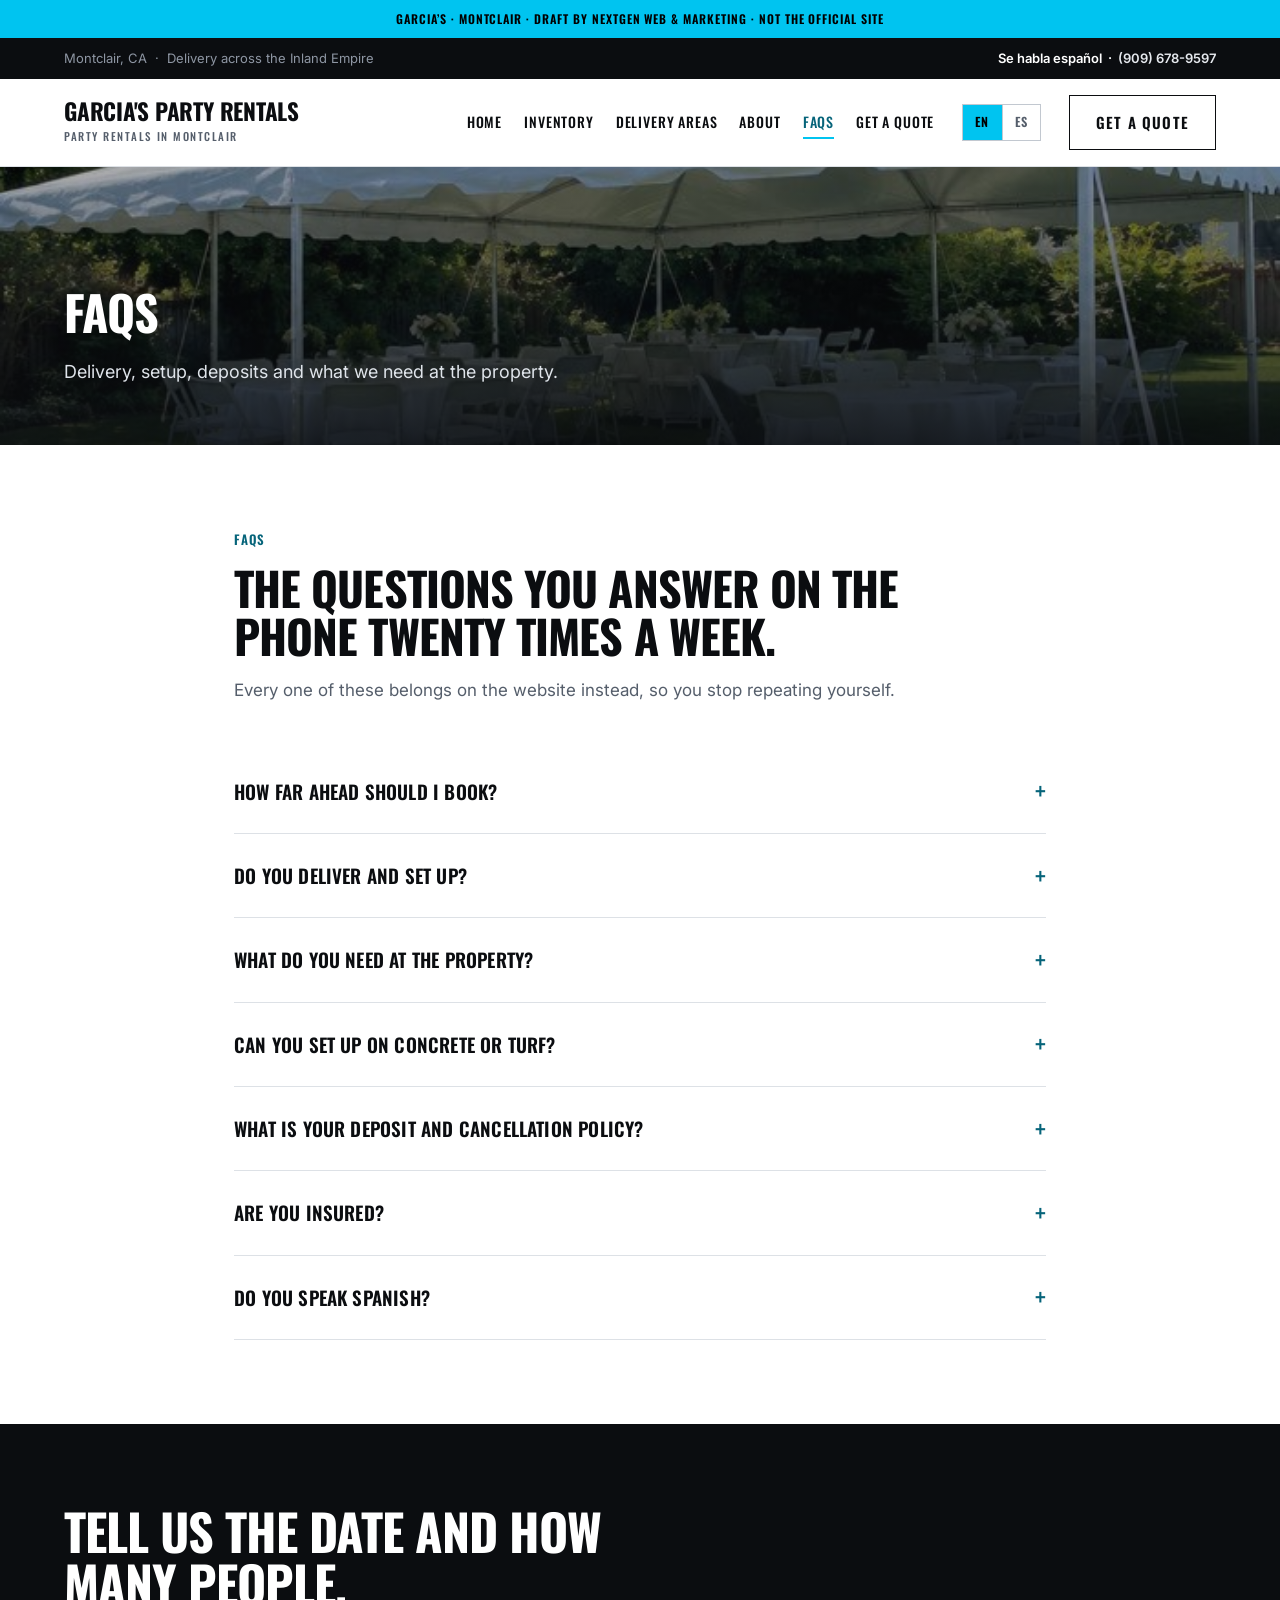
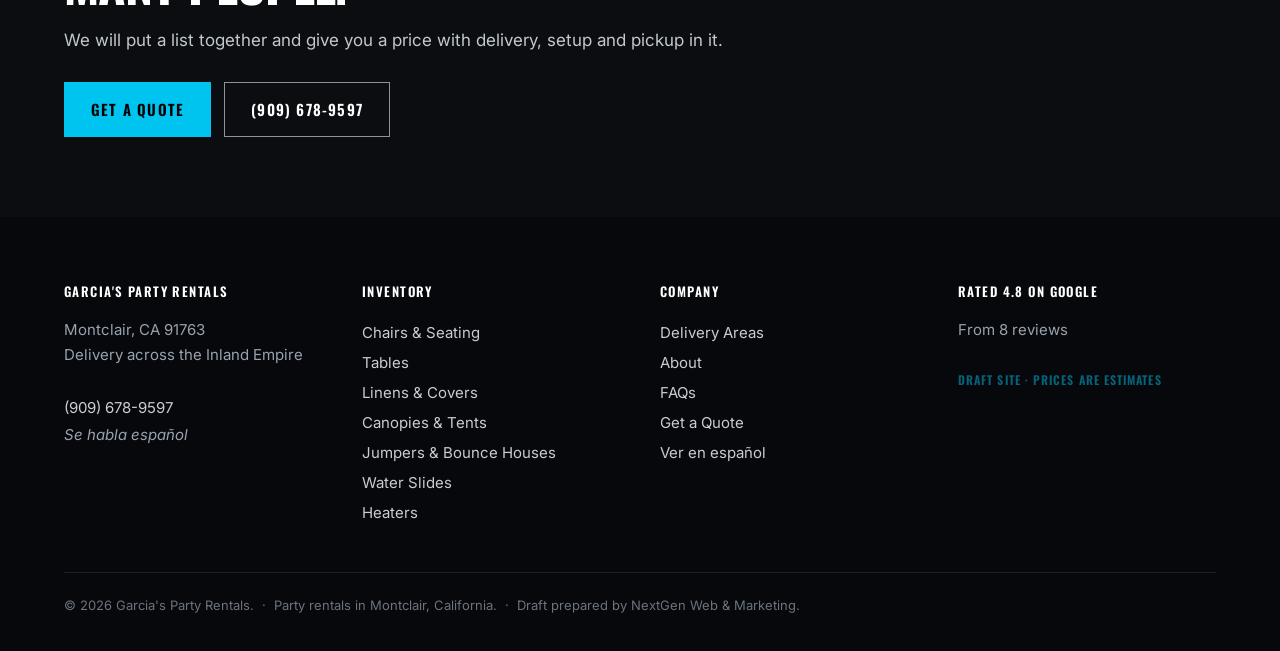
<file: faq.html>
<!doctype html>
<html lang="en"><head><meta charset="utf-8">
<meta name="viewport" content="width=device-width,initial-scale=1">
<meta name="robots" content="noindex,nofollow,noarchive">
<title>FAQs — Garcia&#x27;s Party Rentals</title>
<meta name="description" content="Delivery, setup, deposits and what we need at the property.">
<link rel="alternate" hreflang="en" href="faq.html"><link rel="alternate" hreflang="es" href="faq-es.html">
<link rel="preconnect" href="https://fonts.googleapis.com">
<link href="https://fonts.googleapis.com/css2?family=Oswald:wght@400;500;600;700&family=Inter:wght@400;500;600;700&display=swap" rel="stylesheet">
<link rel="stylesheet" href="assets/site.css">
</head><body>
<div class="draft">GARCIA’S · MONTCLAIR &middot; draft by NextGen Web &amp; Marketing &middot; not the official site</div>
<div class="util"><div class="wrap">
  <span>Montclair, CA &nbsp;&middot;&nbsp; Delivery across the Inland Empire</span>
  <span class="lic">Se habla espa&ntilde;ol &nbsp;&middot;&nbsp; <a href="tel:+19096789597">(909) 678-9597</a></span>
</div></div>

<header class="hd"><div class="wrap">
  <a class="brand" href="index.html">
    <div class="n">Garcia&#x27;s Party Rentals</div>
    <div class="s">Party Rentals in Montclair</div>
  </a>
  <nav><a href="index.html">Home</a><a href="inventory.html">Inventory</a><a href="areas.html">Delivery Areas</a><a href="about.html">About</a><a href="faq.html" class="on">FAQs</a><a href="contact.html">Get a Quote</a></nav>
  <div class="lang" role="group" aria-label="Language"><a href="faq.html" class="on" hreflang="en">EN</a><a href="faq-es.html" hreflang="es">ES</a></div>
  <a class="btn hdcta" href="contact.html">Get a Quote</a>
  <details class="mnav"><summary aria-label="Menu"><span class="bars"><i></i><i></i><i></i></span></summary>
    <div class="sheet"><a href="index.html">Home</a><a href="inventory.html">Inventory</a><a href="areas.html">Delivery Areas</a><a href="about.html">About</a><a href="faq.html" class="on">FAQs</a><a href="contact.html">Get a Quote</a>
    <a class="lang-row" hreflang="es" href="faq-es.html">Ver en espa&ntilde;ol</a>
    <a class="go" href="contact.html">Get a Quote</a>
    <a class="call" href="tel:+19096789597">(909) 678-9597</a></div></details>
</div></header>

<section class="hero" style="min-height:0">
<img class="bg" src="assets/img/canopy-20x30.jpg" alt="FAQs"><div class="shade"></div>
<div class="wrap" style="padding:120px 24px 58px"><h1 style="font-size:clamp(32px,4.4vw,48px)">FAQs</h1>
<p style="margin-bottom:0">Delivery, setup, deposits and what we need at the property.</p></div></section>
<section class="sec"><div class="wrap" style="max-width:860px">
  <div class="shead"><div class="eyebrow">FAQs</div>
    <h2>The questions you answer on the phone twenty times a week.</h2><p>Every one of these belongs on the website instead, so you stop repeating yourself.</p></div>
  <details class="fq"><summary>How far ahead should I book?</summary><p>DRAFT - your real answer here. For summer water slides and quinceañera weekends the honest answer is usually several weeks, and saying so sets expectations before someone rings you the day before.</p></details><details class="fq"><summary>Do you deliver and set up?</summary><p>DRAFT - confirm. If you set up and tear down, say it loudly: it is the single biggest reason somebody picks a rental company over collecting chairs themselves.</p></details><details class="fq"><summary>What do you need at the property?</summary><p>DRAFT - for jumpers and water slides you need a flat area, access to power within a certain distance, and a hose for water units. Putting the actual numbers here saves you a wasted trip.</p></details><details class="fq"><summary>Can you set up on concrete or turf?</summary><p>DRAFT - confirm. Lots of Inland Empire backyards are concrete or artificial turf and customers genuinely do not know whether that rules them out. Answering it wins jobs.</p></details><details class="fq"><summary>What is your deposit and cancellation policy?</summary><p>DRAFT - decide and publish it. It is the question that causes every argument, and having it written down in advance is how you avoid them.</p></details><details class="fq"><summary>Are you insured?</summary><p>DRAFT - important for inflatables specifically. Many parks and venues will not let a jumper on site without a certificate of insurance. If you carry it, that is a selling point; if a customer needs a COI naming the venue, say whether you can provide one.</p></details><details class="fq"><summary>Do you speak Spanish?</summary><p>Si. Your Facebook page is written in Spanish already, so this is just saying out loud what is already true. It belongs on the homepage, not buried in an FAQ.</p></details>
</div></section>

<section class="band"><div class="wrap">
  <h2>Tell us the date and how many people.</h2>
  <p>We will put a list together and give you a price with delivery, setup and pickup in it.</p>
  <a class="btn blue" href="contact.html">Get a Quote</a>
  <a class="btn ghost" href="tel:+19096789597" style="margin-left:8px">(909) 678-9597</a>
</div></section>

<footer class="ft"><div class="wrap"><div class="inner">
  <div class="cols">
    <div><h4>Garcia&#x27;s Party Rentals</h4>
      Montclair, CA 91763<br>
      Delivery across the Inland Empire<br><br>
      <a href="tel:+19096789597">(909) 678-9597</a><br>
      <span class="es">Se habla espa&ntilde;ol</span></div>
    <div><h4>Inventory</h4><a href="inventory.html#seating">Chairs & Seating</a><br><a href="inventory.html#tables">Tables</a><br><a href="inventory.html#linens">Linens & Covers</a><br><a href="inventory.html#canopies">Canopies & Tents</a><br><a href="inventory.html#jumpers">Jumpers & Bounce Houses</a><br><a href="inventory.html#water">Water Slides</a><br><a href="inventory.html#heaters">Heaters</a><br></div>
    <div><h4>Company</h4>
      <a href="areas.html">Delivery Areas</a><br>
      <a href="about.html">About</a><br>
      <a href="faq.html">FAQs</a><br>
      <a href="contact.html">Get a Quote</a><br>
      <a href="faq-es.html">Ver en espa&ntilde;ol</a></div>
    <div><h4>Rated 4.8 on Google</h4>
      From 8 reviews<br><br>
      <span class="draftpx">Draft site &middot; prices are estimates</span></div>
  </div>
  <div class="legal">&copy; 2026 Garcia&#x27;s Party Rentals. &nbsp;&middot;&nbsp; Party rentals in Montclair, California. &nbsp;&middot;&nbsp; Draft prepared by NextGen Web &amp; Marketing.</div>
</div></div></footer>
</body></html>
</file>
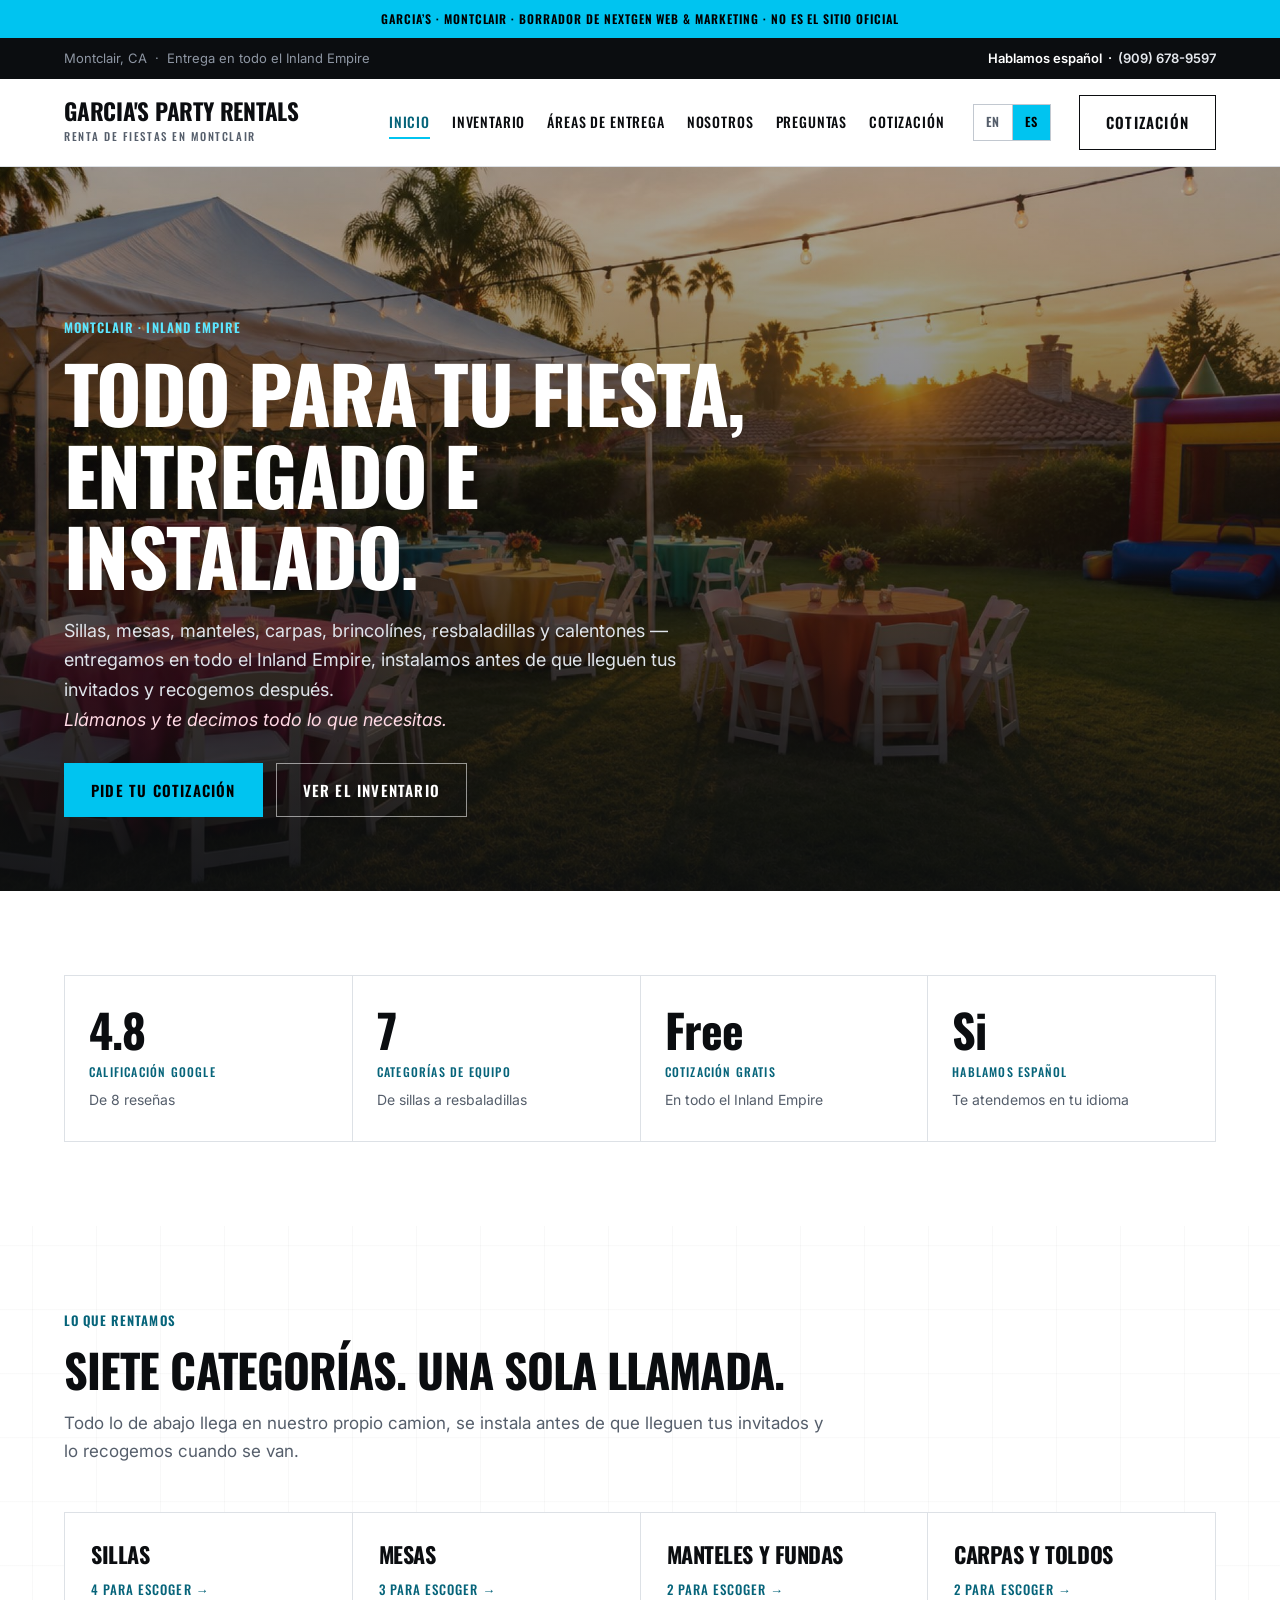
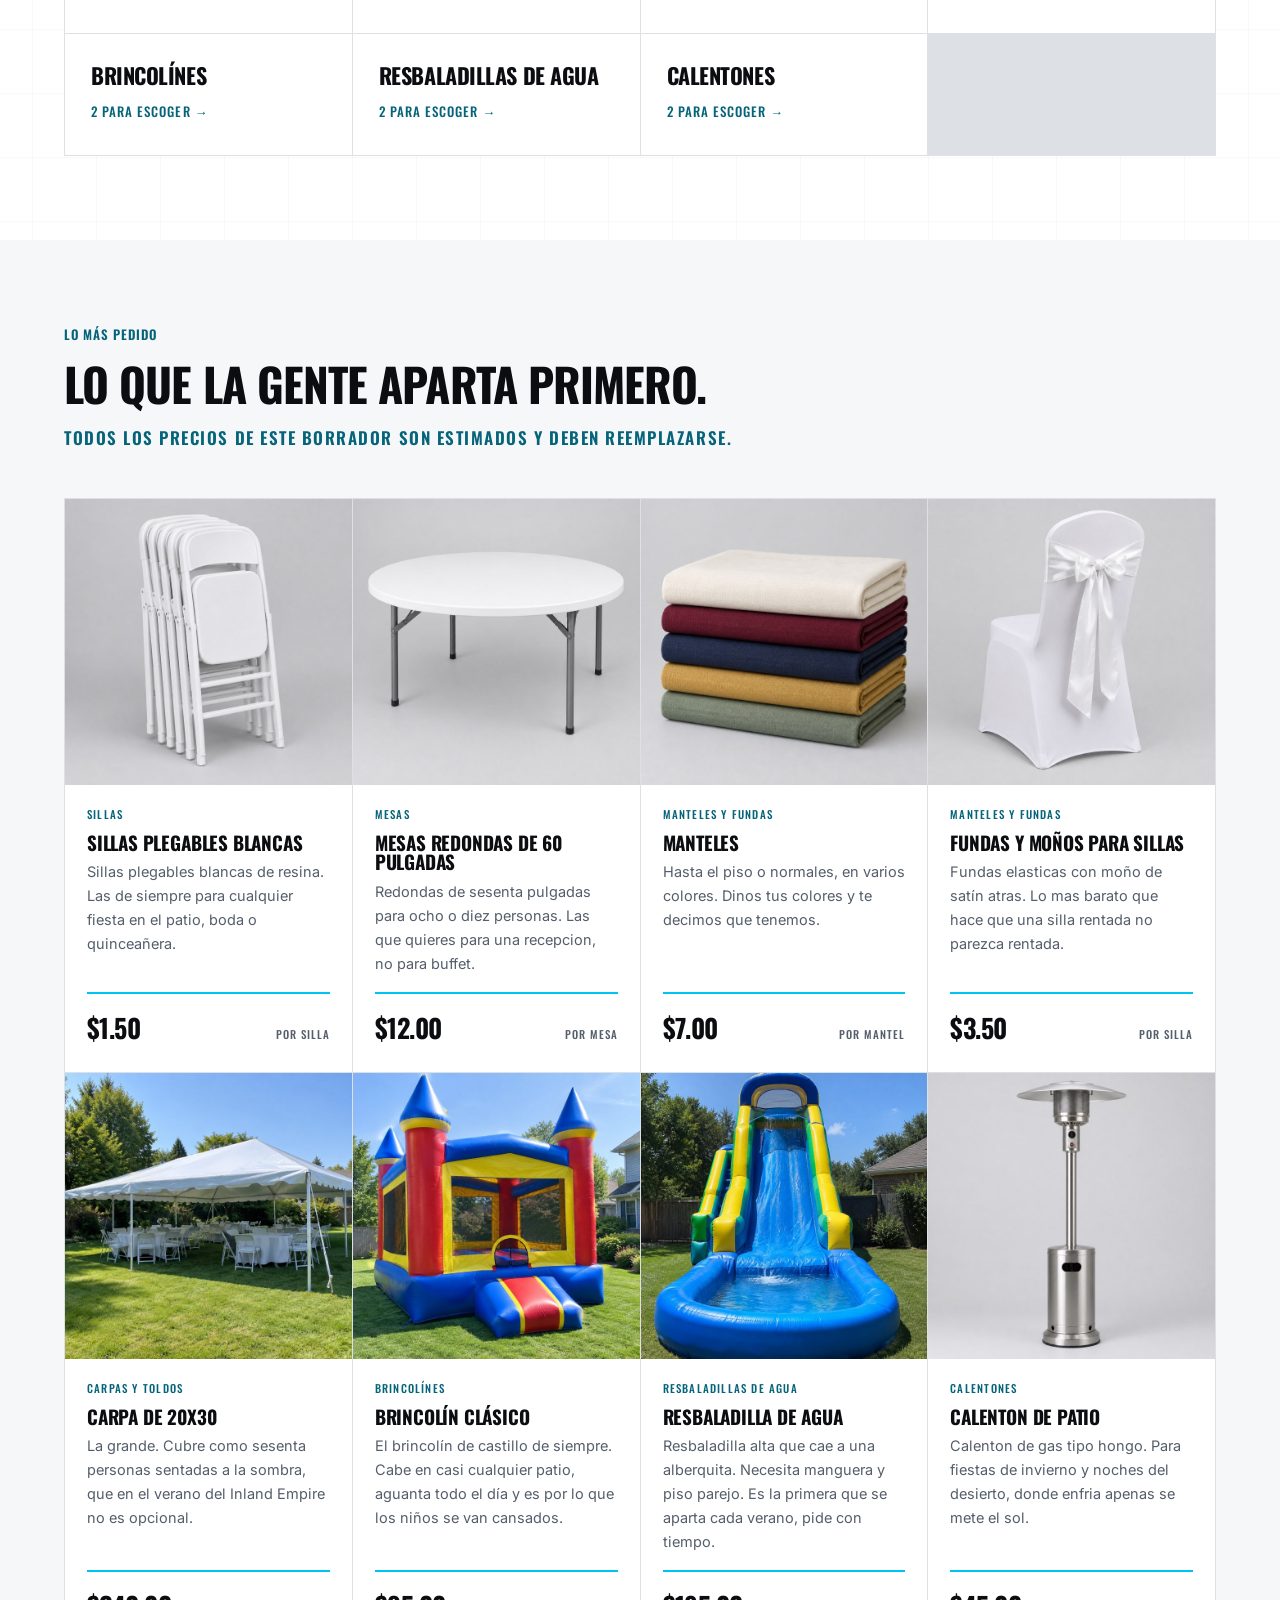
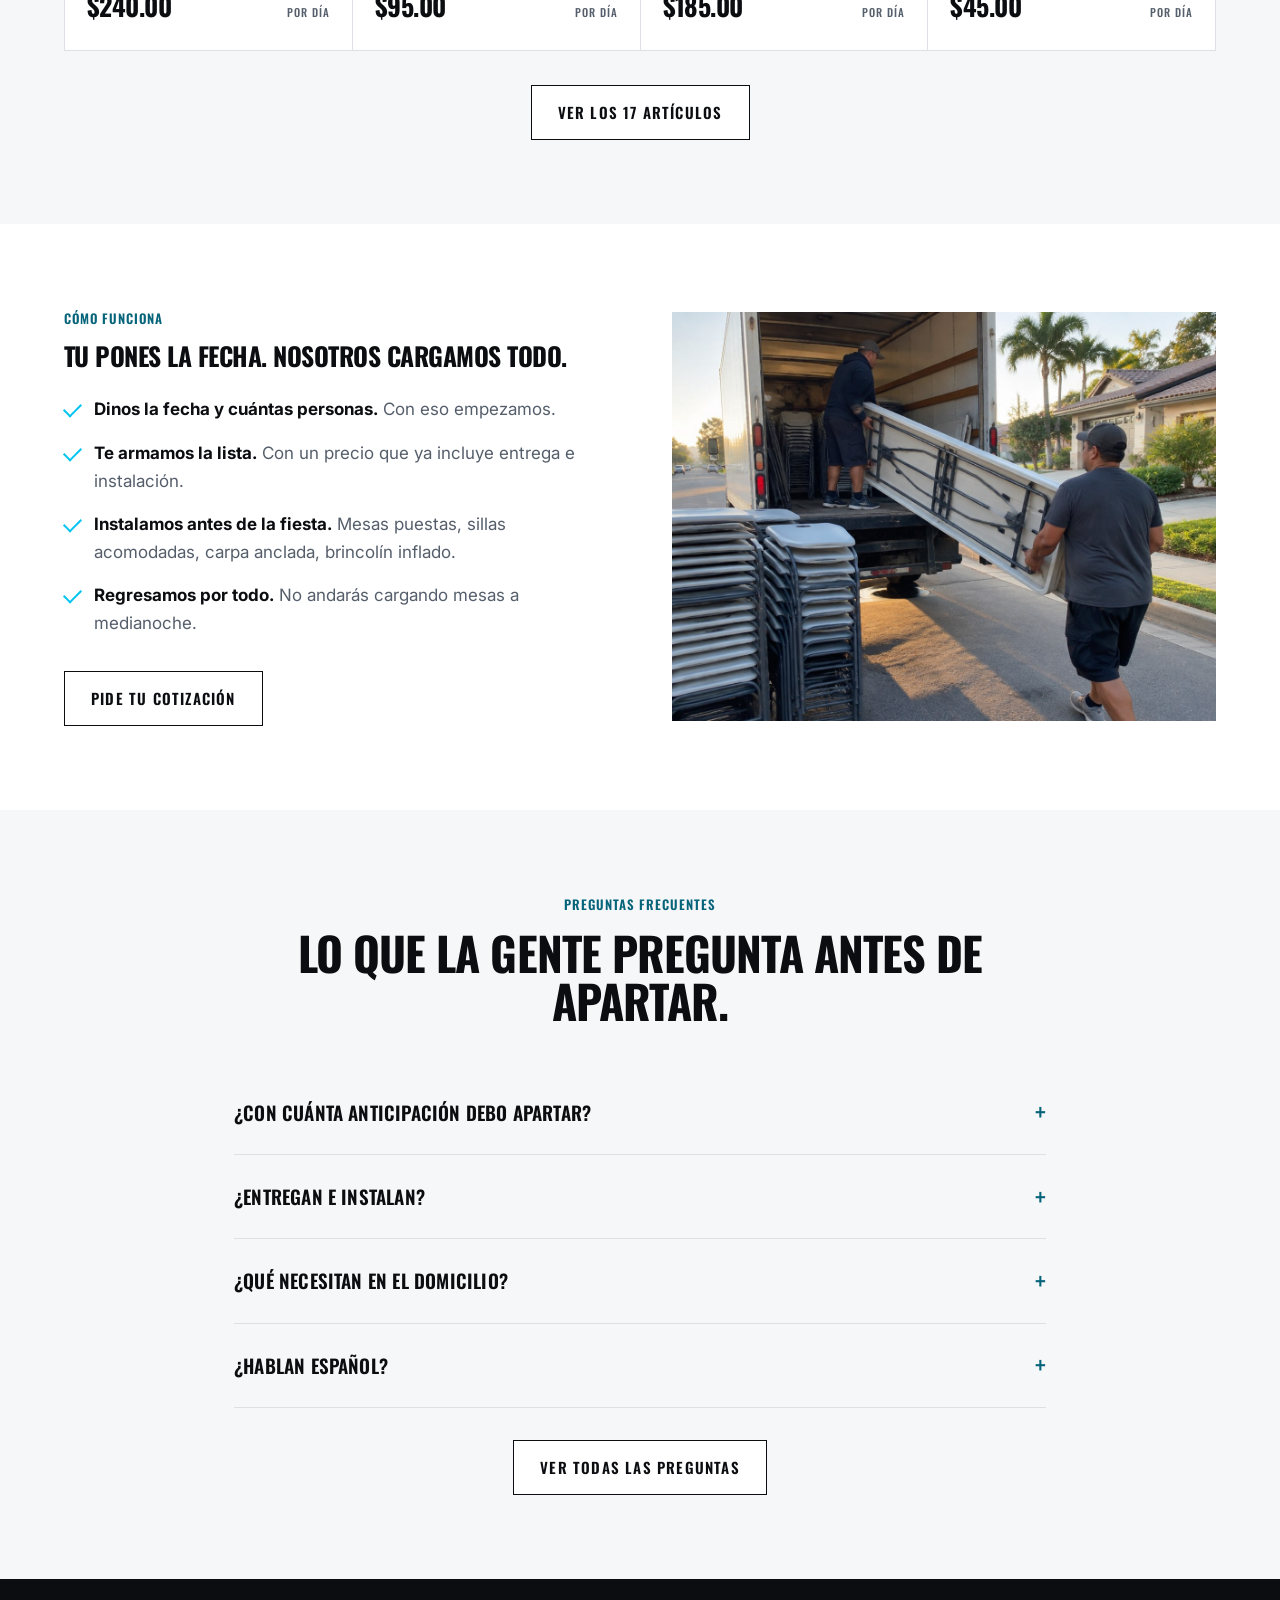
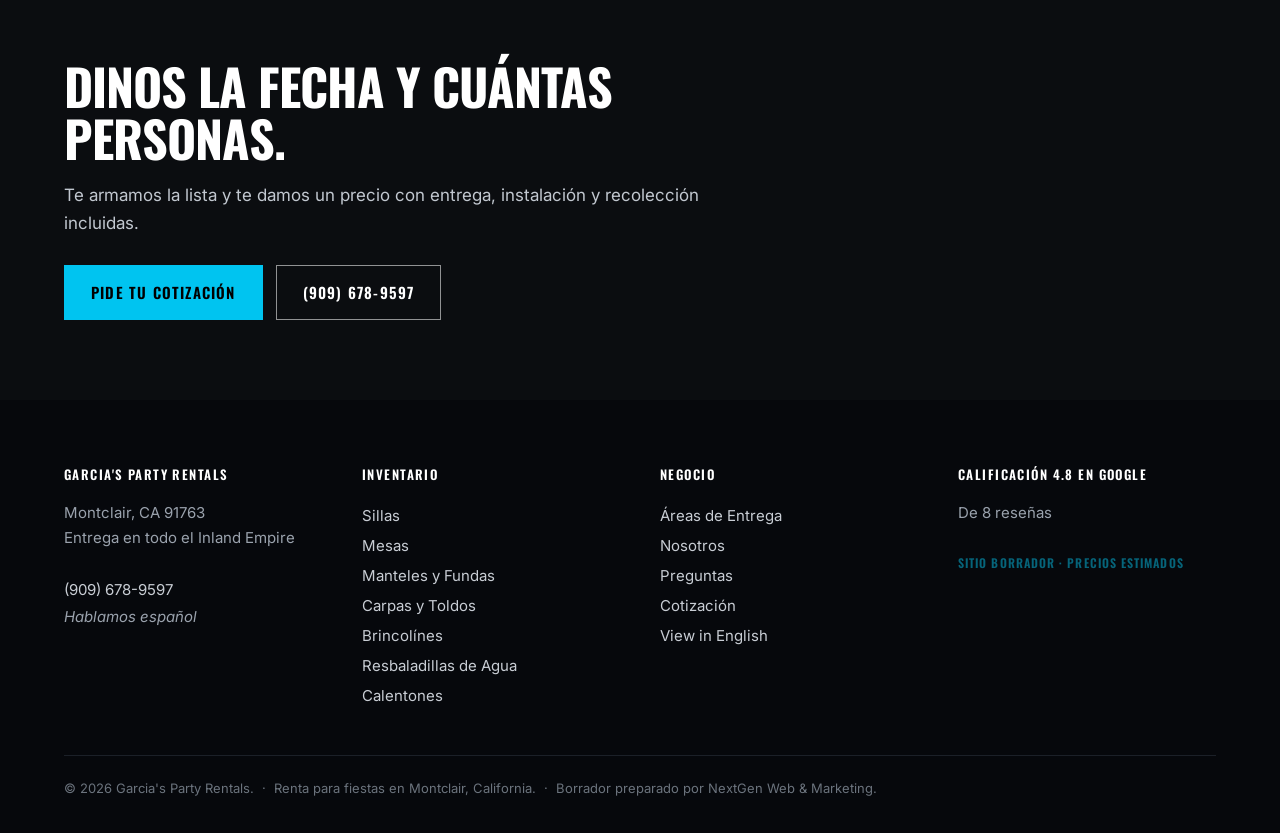
<file: index-es.html>
<!doctype html>
<html lang="es"><head><meta charset="utf-8">
<meta name="viewport" content="width=device-width,initial-scale=1">
<meta name="robots" content="noindex,nofollow,noarchive">
<title>Garcia&#x27;s Party Rentals — Renta de Fiestas en Montclair</title>
<meta name="description" content="Sillas, mesas, manteles, carpas, brincolínes, resbaladillas y calentones &amp;mdash; entregamos en todo el Inland Empire, instalamos antes de que lleguen tus invitados y recogemos después.">
<link rel="alternate" hreflang="en" href="index.html"><link rel="alternate" hreflang="es" href="index-es.html">
<link rel="preconnect" href="https://fonts.googleapis.com">
<link href="https://fonts.googleapis.com/css2?family=Oswald:wght@400;500;600;700&family=Inter:wght@400;500;600;700&display=swap" rel="stylesheet">
<link rel="stylesheet" href="assets/site.css">
</head><body>
<div class="draft">GARCIA’S · MONTCLAIR &middot; borrador de NextGen Web &amp; Marketing &middot; no es el sitio oficial</div>
<div class="util"><div class="wrap">
  <span>Montclair, CA &nbsp;&middot;&nbsp; Entrega en todo el Inland Empire</span>
  <span class="lic">Hablamos espa&ntilde;ol &nbsp;&middot;&nbsp; <a href="tel:+19096789597">(909) 678-9597</a></span>
</div></div>

<header class="hd"><div class="wrap">
  <a class="brand" href="index-es.html">
    <div class="n">Garcia&#x27;s Party Rentals</div>
    <div class="s">Renta de Fiestas en Montclair</div>
  </a>
  <nav><a href="index-es.html" class="on">Inicio</a><a href="inventory-es.html">Inventario</a><a href="areas-es.html">Áreas de Entrega</a><a href="about-es.html">Nosotros</a><a href="faq-es.html">Preguntas</a><a href="contact-es.html">Cotización</a></nav>
  <div class="lang" role="group" aria-label="Language"><a href="index.html" hreflang="en">EN</a><a href="index-es.html" class="on" hreflang="es">ES</a></div>
  <a class="btn hdcta" href="contact-es.html">Cotización</a>
  <details class="mnav"><summary aria-label="Menu"><span class="bars"><i></i><i></i><i></i></span></summary>
    <div class="sheet"><a href="index-es.html" class="on">Inicio</a><a href="inventory-es.html">Inventario</a><a href="areas-es.html">Áreas de Entrega</a><a href="about-es.html">Nosotros</a><a href="faq-es.html">Preguntas</a><a href="contact-es.html">Cotización</a>
    <a class="lang-row" hreflang="en" href="index.html">View in English</a>
    <a class="go" href="contact-es.html">Cotización</a>
    <a class="call" href="tel:+19096789597">(909) 678-9597</a></div></details>
</div></header>

<section class="hero">
<video class="bg" autoplay muted loop playsinline preload="metadata"
       poster="assets/img/hero.jpg" aria-label="Todo Para Tu Fiesta, Entregado e Instalado.">
  <source src="assets/media/hero.mp4" type="video/mp4">
  <img class="bg" src="assets/img/hero.jpg" alt="Todo Para Tu Fiesta, Entregado e Instalado.">
</video>
<div class="shade"></div>
<div class="wrap">
  <div class="eyebrow">Montclair &middot; Inland Empire</div>
  <h1>Todo Para Tu Fiesta, Entregado e Instalado.</h1>
  <p>Sillas, mesas, manteles, carpas, brincolínes, resbaladillas y calentones &mdash; entregamos en todo el Inland Empire, instalamos antes de que lleguen tus invitados y recogemos después.<br>
     <span class="es" style="color:#ffd9e4">Llámanos y te decimos todo lo que necesitas.</span></p>
  <a class="btn blue" href="contact-es.html">Pide tu Cotización</a>
  <a class="btn ghost" href="inventory-es.html" style="margin-left:8px">Ver el Inventario</a>
</div></section>
<section class="sec"><div class="wrap"><div class="stats"><div class="stat"><b>4.8</b><span>Calificación Google</span><i>De 8 reseñas</i></div><div class="stat"><b>7</b><span>Categorías de equipo</span><i>De sillas a resbaladillas</i></div><div class="stat"><b>Free</b><span>Cotización gratis</span><i>En todo el Inland Empire</i></div><div class="stat"><b>Si</b><span>Hablamos español</span><i>Te atendemos en tu idioma</i></div></div></div></section>
<section class="sec bg-grid"><div class="wrap">
  <div class="shead"><div class="eyebrow">Lo que rentamos</div>
    <h2>Siete categorías. Una sola llamada.</h2><p>Todo lo de abajo llega en nuestro propio camion, se instala antes de que lleguen tus invitados y lo recogemos cuando se van.</p></div>
  <div class="grid3"><a class="svc" href="inventory-es.html#seating"><h3>Sillas</h3><span>4 para escoger &rarr;</span></a><a class="svc" href="inventory-es.html#tables"><h3>Mesas</h3><span>3 para escoger &rarr;</span></a><a class="svc" href="inventory-es.html#linens"><h3>Manteles y Fundas</h3><span>2 para escoger &rarr;</span></a><a class="svc" href="inventory-es.html#canopies"><h3>Carpas y Toldos</h3><span>2 para escoger &rarr;</span></a><a class="svc" href="inventory-es.html#jumpers"><h3>Brincolínes</h3><span>2 para escoger &rarr;</span></a><a class="svc" href="inventory-es.html#water"><h3>Resbaladillas de Agua</h3><span>2 para escoger &rarr;</span></a><a class="svc" href="inventory-es.html#heaters"><h3>Calentones</h3><span>2 para escoger &rarr;</span></a></div>
</div></section>

<section class="sec alt"><div class="wrap">
  <div class="shead"><div class="eyebrow">Lo más pedido</div>
    <h2>Lo que la gente aparta primero.</h2>
    <p class="draftpx">Todos los precios de este borrador son estimados y deben reemplazarse.</p></div>
  <div class="inv"><article class="item" id="folding-chairs">
<img src="assets/img/chairs-stack.jpg" alt="Sillas Plegables Blancas" loading="lazy">
<div class="b"><div class="cat">Sillas</div>
<h3>Sillas Plegables Blancas</h3><p>Sillas plegables blancas de resina. Las de siempre para cualquier fiesta en el patio, boda o quinceañera.</p>
<div class="px"><b>$1.50</b><span>por silla</span></div></div></article><article class="item" id="round-tables">
<img src="assets/img/table-round.jpg" alt="Mesas Redondas de 60 Pulgadas" loading="lazy">
<div class="b"><div class="cat">Mesas</div>
<h3>Mesas Redondas de 60 Pulgadas</h3><p>Redondas de sesenta pulgadas para ocho o diez personas. Las que quieres para una recepcion, no para buffet.</p>
<div class="px"><b>$12.00</b><span>por mesa</span></div></div></article><article class="item" id="linens">
<img src="assets/img/linens.jpg" alt="Manteles" loading="lazy">
<div class="b"><div class="cat">Manteles y Fundas</div>
<h3>Manteles</h3><p>Hasta el piso o normales, en varios colores. Dinos tus colores y te decimos que tenemos.</p>
<div class="px"><b>$7.00</b><span>por mantel</span></div></div></article><article class="item" id="chair-covers">
<img src="assets/img/chair-cover.jpg" alt="Fundas y Moños para Sillas" loading="lazy">
<div class="b"><div class="cat">Manteles y Fundas</div>
<h3>Fundas y Moños para Sillas</h3><p>Fundas elasticas con moño de satín atras. Lo mas barato que hace que una silla rentada no parezca rentada.</p>
<div class="px"><b>$3.50</b><span>por silla</span></div></div></article><article class="item" id="canopy-20x30">
<img src="assets/img/canopy-20x30.jpg" alt="Carpa de 20x30" loading="lazy">
<div class="b"><div class="cat">Carpas y Toldos</div>
<h3>Carpa de 20x30</h3><p>La grande. Cubre como sesenta personas sentadas a la sombra, que en el verano del Inland Empire no es opcional.</p>
<div class="px"><b>$240.00</b><span>por día</span></div></div></article><article class="item" id="jumper-classic">
<img src="assets/img/jumper-classic.jpg" alt="Brincolín Clásico" loading="lazy">
<div class="b"><div class="cat">Brincolínes</div>
<h3>Brincolín Clásico</h3><p>El brincolín de castillo de siempre. Cabe en casi cualquier patio, aguanta todo el día y es por lo que los niños se van cansados.</p>
<div class="px"><b>$95.00</b><span>por día</span></div></div></article><article class="item" id="water-slide">
<img src="assets/img/water-slide.jpg" alt="Resbaladilla de Agua" loading="lazy">
<div class="b"><div class="cat">Resbaladillas de Agua</div>
<h3>Resbaladilla de Agua</h3><p>Resbaladilla alta que cae a una alberquita. Necesita manguera y piso parejo. Es la primera que se aparta cada verano, pide con tiempo.</p>
<div class="px"><b>$185.00</b><span>por día</span></div></div></article><article class="item" id="patio-heater">
<img src="assets/img/heater.jpg" alt="Calenton de Patio" loading="lazy">
<div class="b"><div class="cat">Calentones</div>
<h3>Calenton de Patio</h3><p>Calenton de gas tipo hongo. Para fiestas de invierno y noches del desierto, donde enfria apenas se mete el sol.</p>
<div class="px"><b>$45.00</b><span>por día</span></div></div></article></div>
  <div class="center" style="margin-top:34px">
    <a class="btn" href="inventory-es.html">Ver los 17 artículos</a></div>
</div></section>

<section class="sec"><div class="wrap">
  <div class="two">
    <div><div class="eyebrow">Cómo funciona</div>
      <h2>Tu pones la fecha. Nosotros cargamos todo.</h2>
      <ul class="ticks">
        <li><b>Dinos la fecha y cuántas personas.</b> Con eso empezamos.</li><li><b>Te armamos la lista.</b> Con un precio que ya incluye entrega e instalación.</li>
        <li><b>Instalamos antes de la fiesta.</b> Mesas puestas, sillas acomodadas, carpa anclada, brincolín inflado.</li><li><b>Regresamos por todo.</b> No andarás cargando mesas a medianoche.</li>
      </ul>
      <a class="btn" href="contact-es.html" style="margin-top:8px">Pide tu Cotización</a></div>
    <div><img src="assets/img/setup-delivery.jpg" alt="" loading="lazy"></div>
  </div>
</div></section>

<section class="sec alt"><div class="wrap" style="max-width:860px">
  <div class="shead center" style="margin-left:auto;margin-right:auto">
    <div class="eyebrow">Preguntas Frecuentes</div>
    <h2>Lo que la gente pregunta antes de apartar.</h2></div>
  <details class="fq"><summary>¿Con cuánta anticipación debo apartar?</summary><p>BORRADOR - aquí va tu respuesta real. Para resbaladillas en verano y fines de semana de quinceañera lo honesto son varias semanas, y decirlo evita que te hablen un día antes.</p></details><details class="fq"><summary>¿Entregan e instalan?</summary><p>BORRADOR - confirmar. Si instalan y recogen, dilo bien fuerte: es la razón mas grande por la que alguien escoge una compania en lugar de ir por las sillas el mismo.</p></details><details class="fq"><summary>¿Qué necesitan en el domicilio?</summary><p>BORRADOR - para brincolínes y resbaladillas se necesita piso parejo, contacto de luz a cierta distancia y manguera para las de agua. Poner los números exactos aquí te ahorra viajes perdidos.</p></details><details class="fq"><summary>¿Hablan español?</summary><p>Si, por supuesto. Te atendemos en español por teléfono, por mensaje y en persona, y todo el sitio esta en español si asi lo prefieres.</p></details>
  <div class="center" style="margin-top:32px">
    <a class="btn" href="faq-es.html">Ver todas las preguntas</a></div>
</div></section>

<section class="band"><div class="wrap">
  <h2>Dinos la fecha y cuántas personas.</h2>
  <p>Te armamos la lista y te damos un precio con entrega, instalación y recolección incluidas.</p>
  <a class="btn blue" href="contact-es.html">Pide tu Cotización</a>
  <a class="btn ghost" href="tel:+19096789597" style="margin-left:8px">(909) 678-9597</a>
</div></section>

<footer class="ft"><div class="wrap"><div class="inner">
  <div class="cols">
    <div><h4>Garcia&#x27;s Party Rentals</h4>
      Montclair, CA 91763<br>
      Entrega en todo el Inland Empire<br><br>
      <a href="tel:+19096789597">(909) 678-9597</a><br>
      <span class="es">Hablamos espa&ntilde;ol</span></div>
    <div><h4>Inventario</h4><a href="inventory-es.html#seating">Sillas</a><br><a href="inventory-es.html#tables">Mesas</a><br><a href="inventory-es.html#linens">Manteles y Fundas</a><br><a href="inventory-es.html#canopies">Carpas y Toldos</a><br><a href="inventory-es.html#jumpers">Brincolínes</a><br><a href="inventory-es.html#water">Resbaladillas de Agua</a><br><a href="inventory-es.html#heaters">Calentones</a><br></div>
    <div><h4>Negocio</h4>
      <a href="areas-es.html">Áreas de Entrega</a><br>
      <a href="about-es.html">Nosotros</a><br>
      <a href="faq-es.html">Preguntas</a><br>
      <a href="contact-es.html">Cotización</a><br>
      <a href="index.html">View in English</a></div>
    <div><h4>Calificación 4.8 en Google</h4>
      De 8 reseñas<br><br>
      <span class="draftpx">Sitio borrador &middot; precios estimados</span></div>
  </div>
  <div class="legal">&copy; 2026 Garcia&#x27;s Party Rentals. &nbsp;&middot;&nbsp; Renta para fiestas en Montclair, California. &nbsp;&middot;&nbsp; Borrador preparado por NextGen Web &amp; Marketing.</div>
</div></div></footer>
</body></html>
</file>
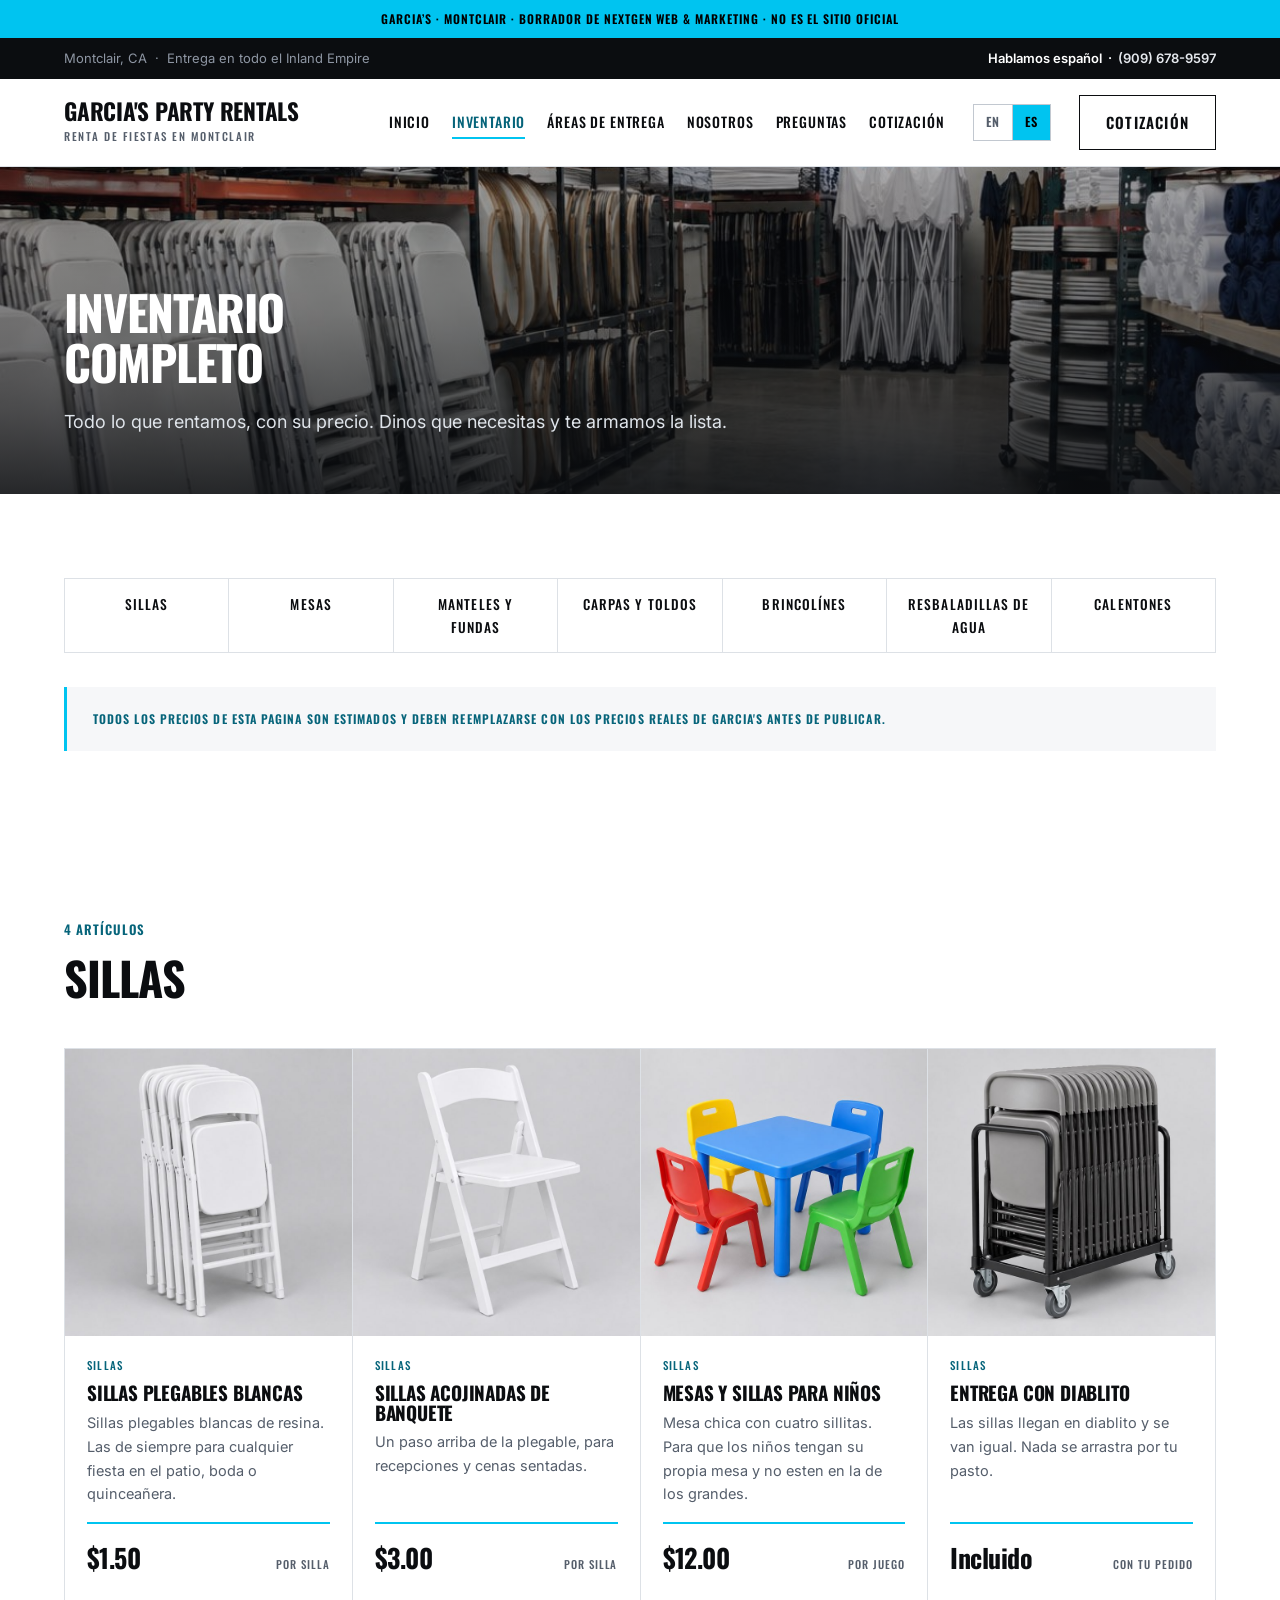
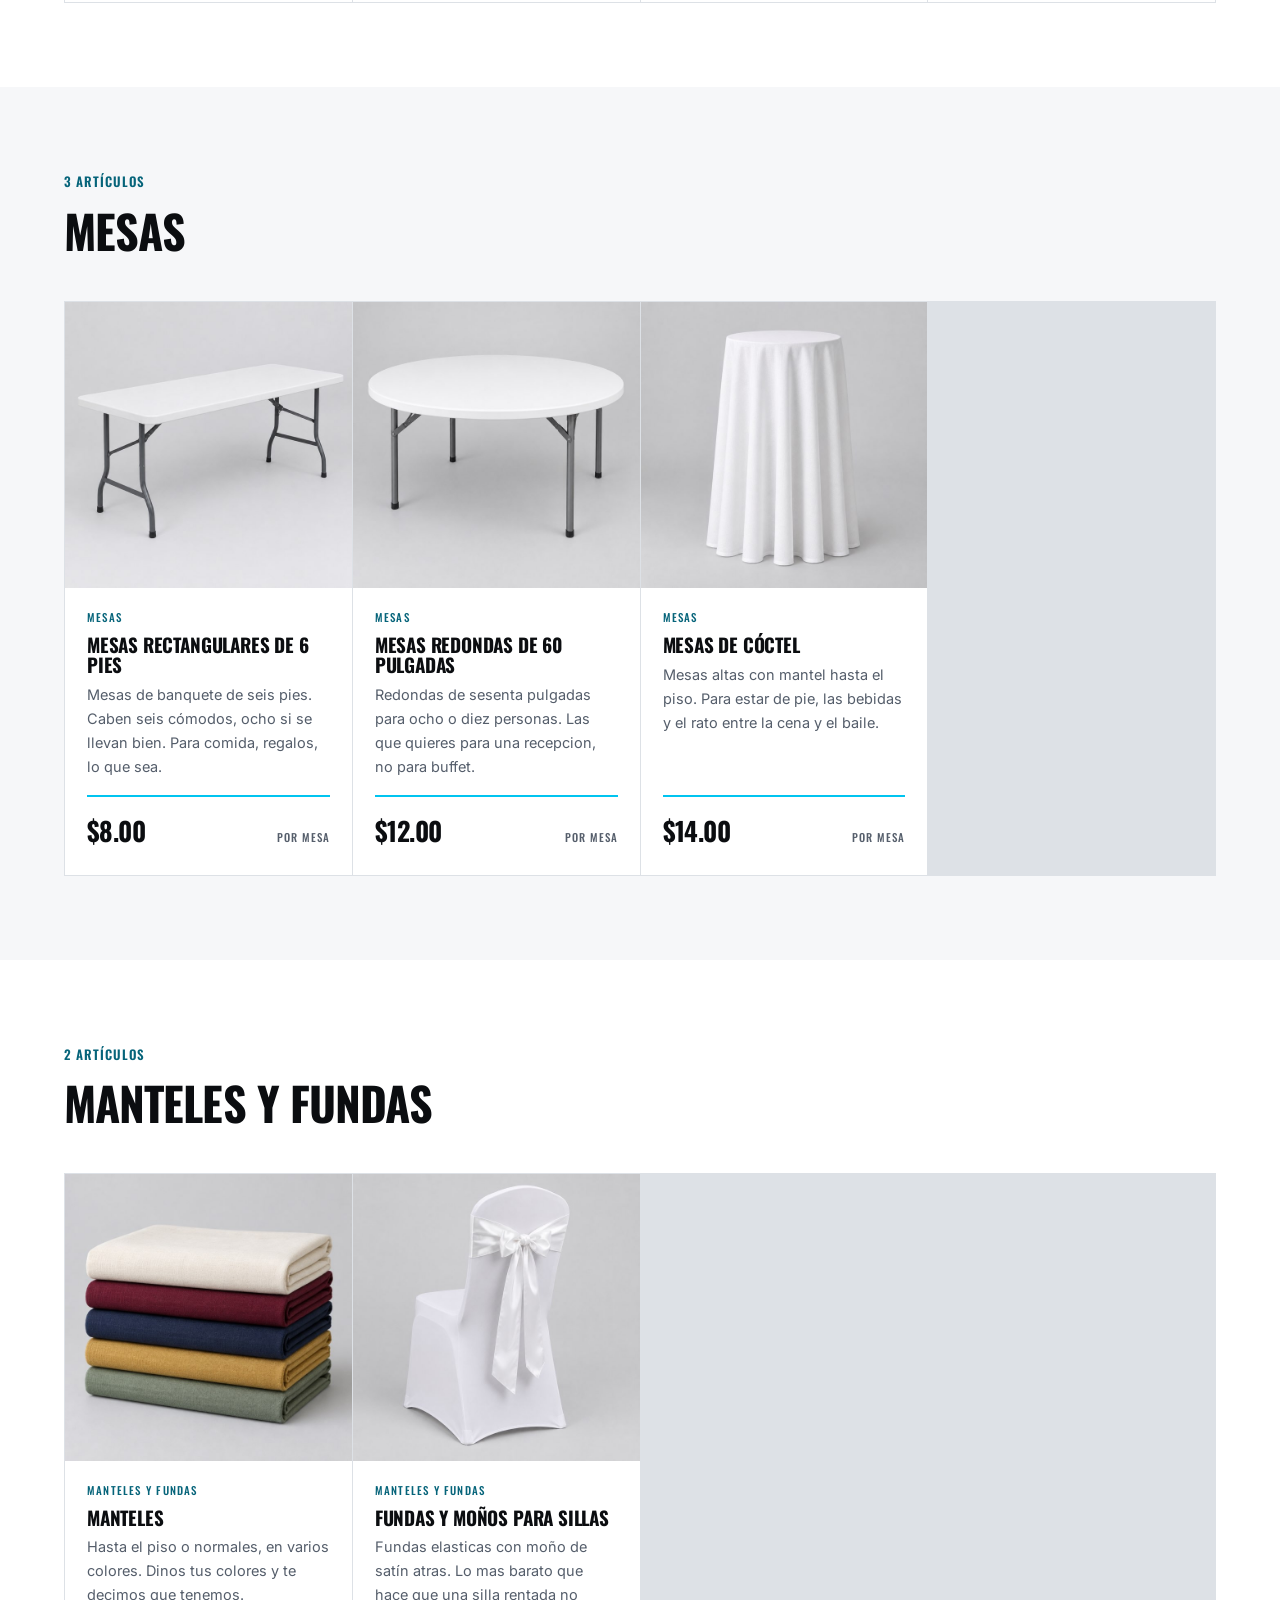
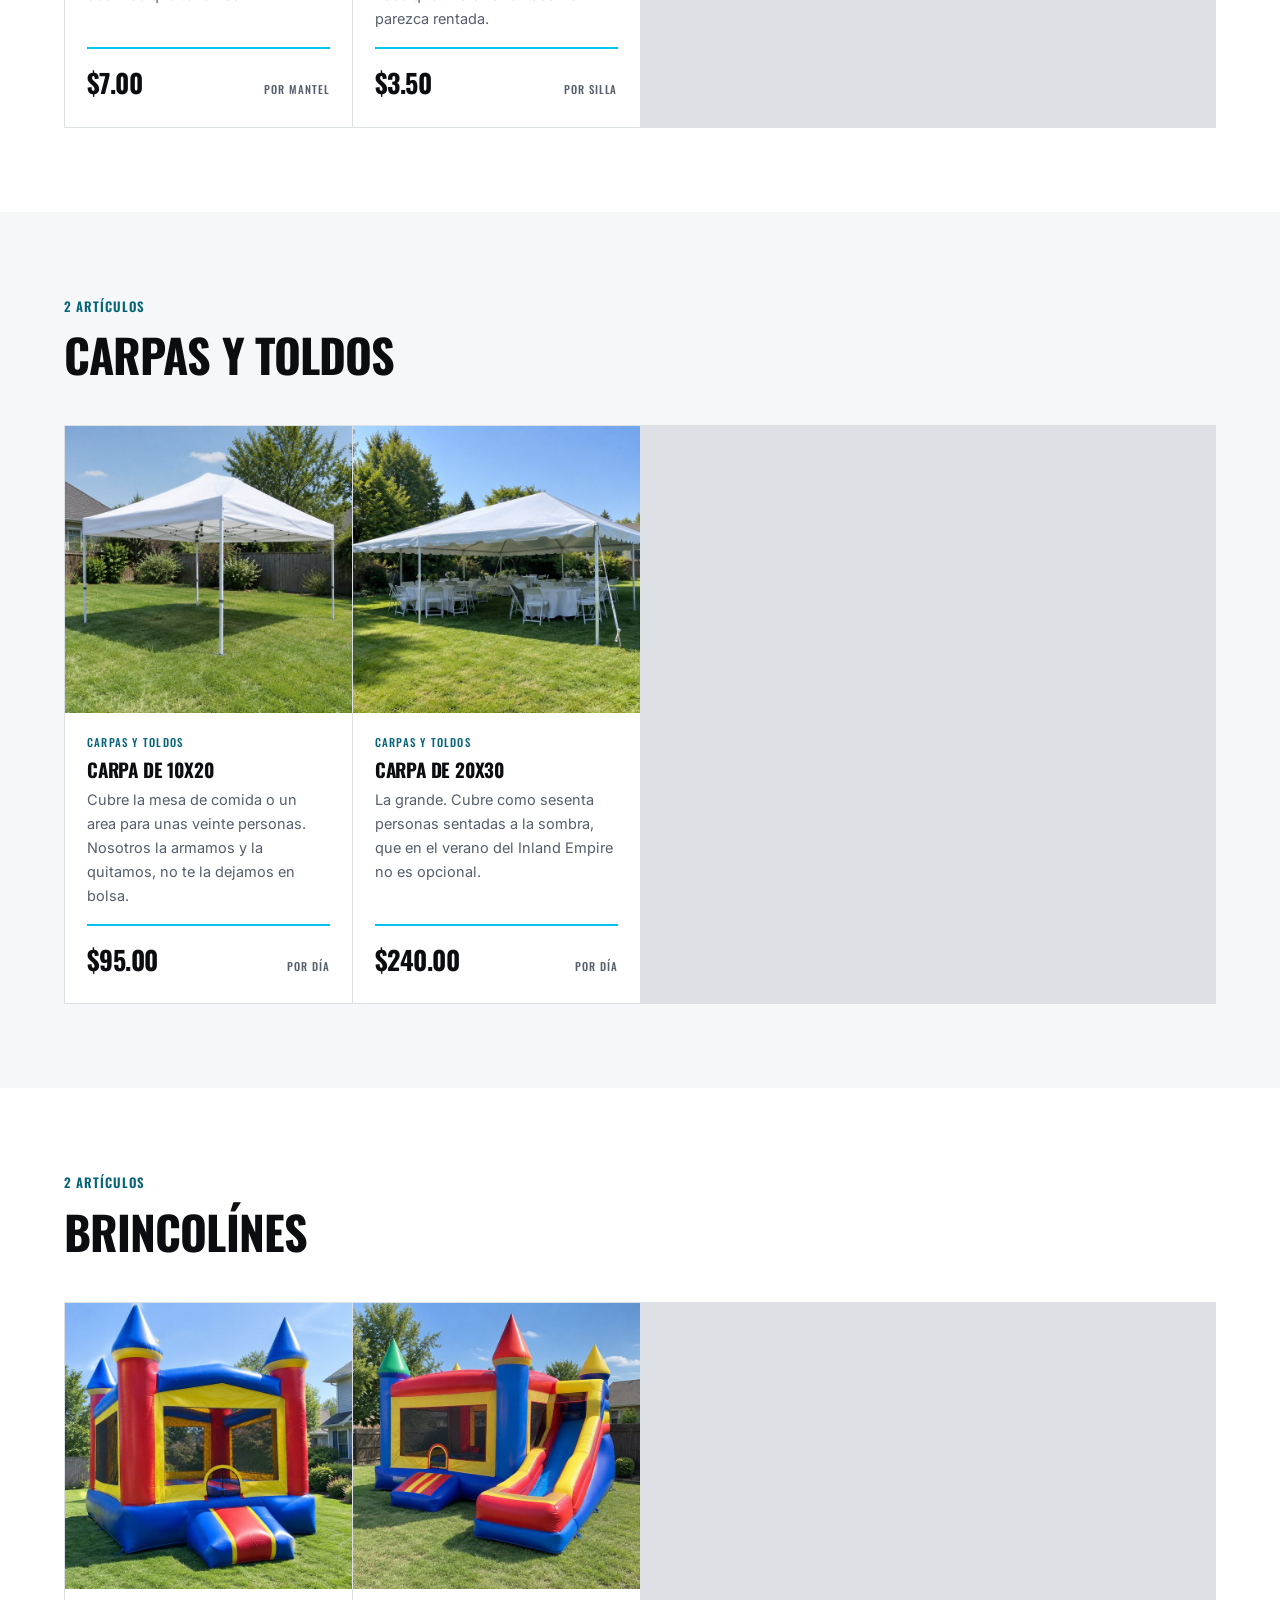
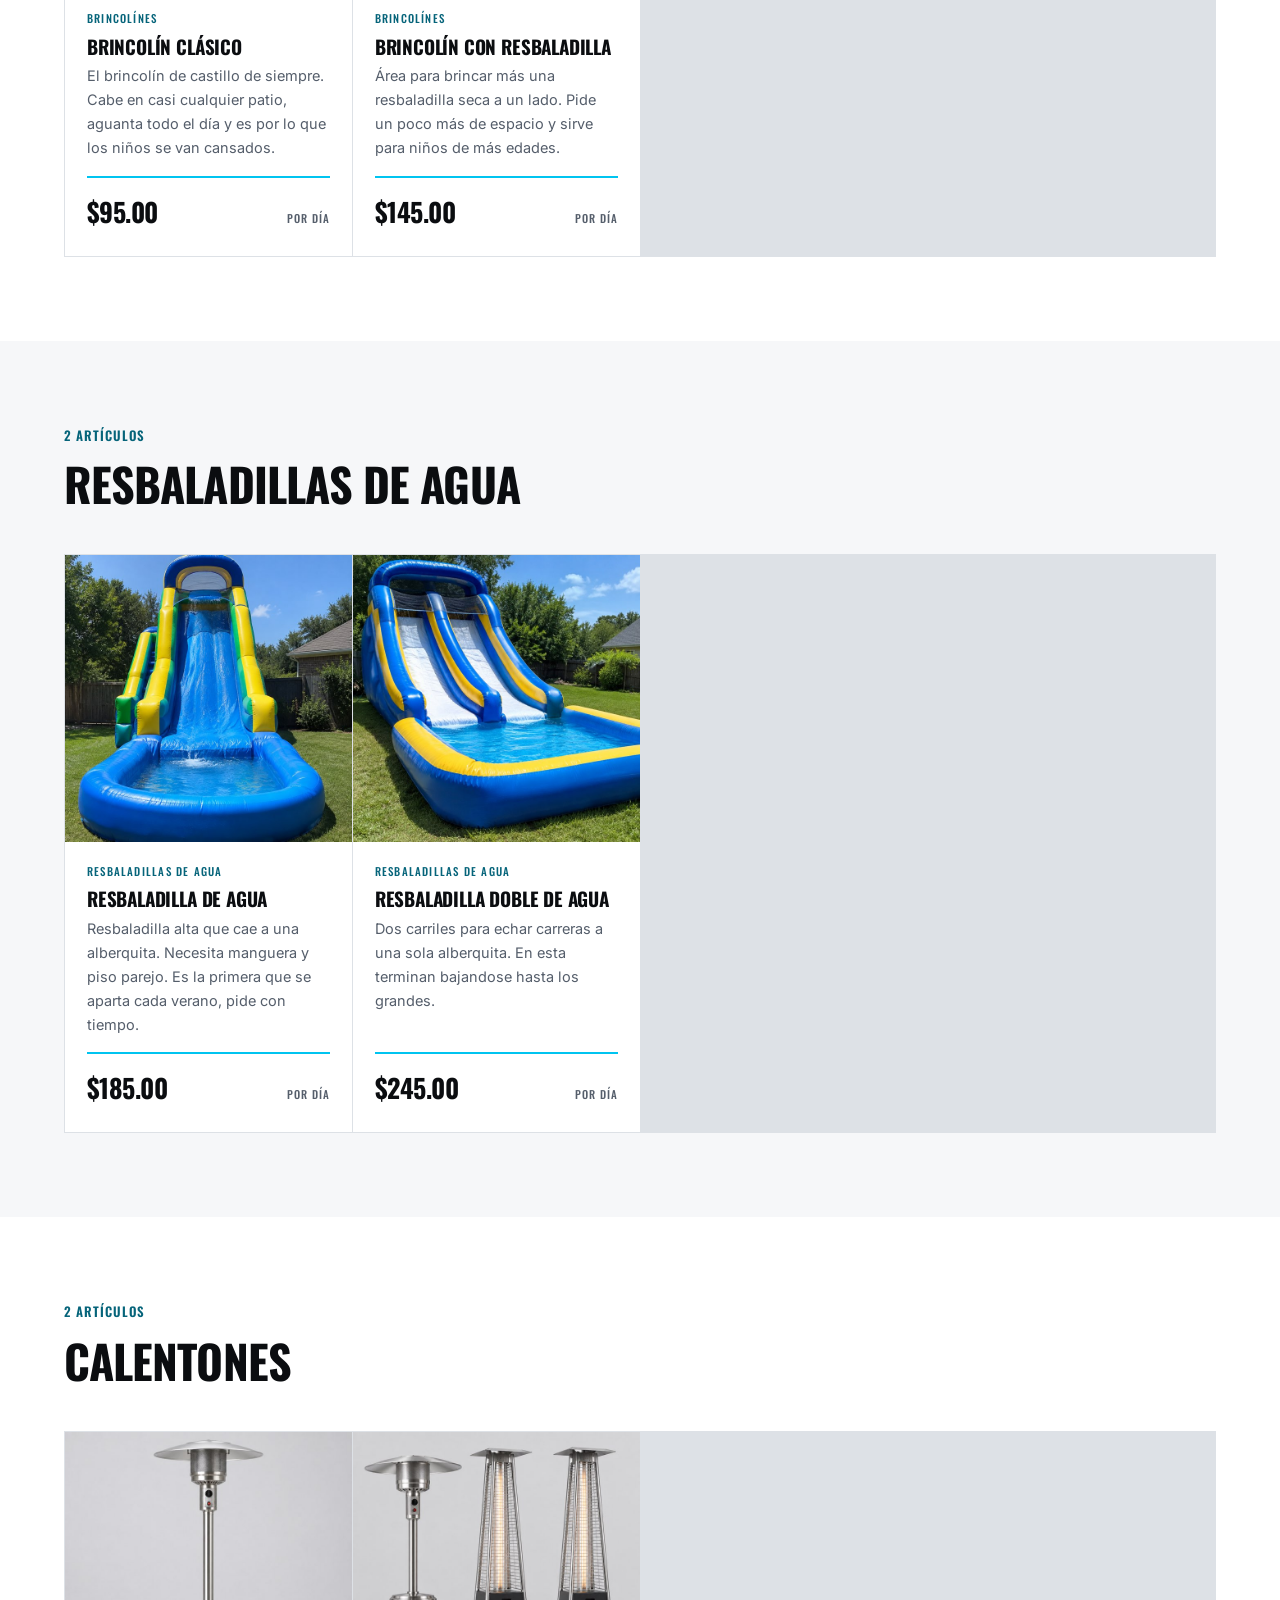
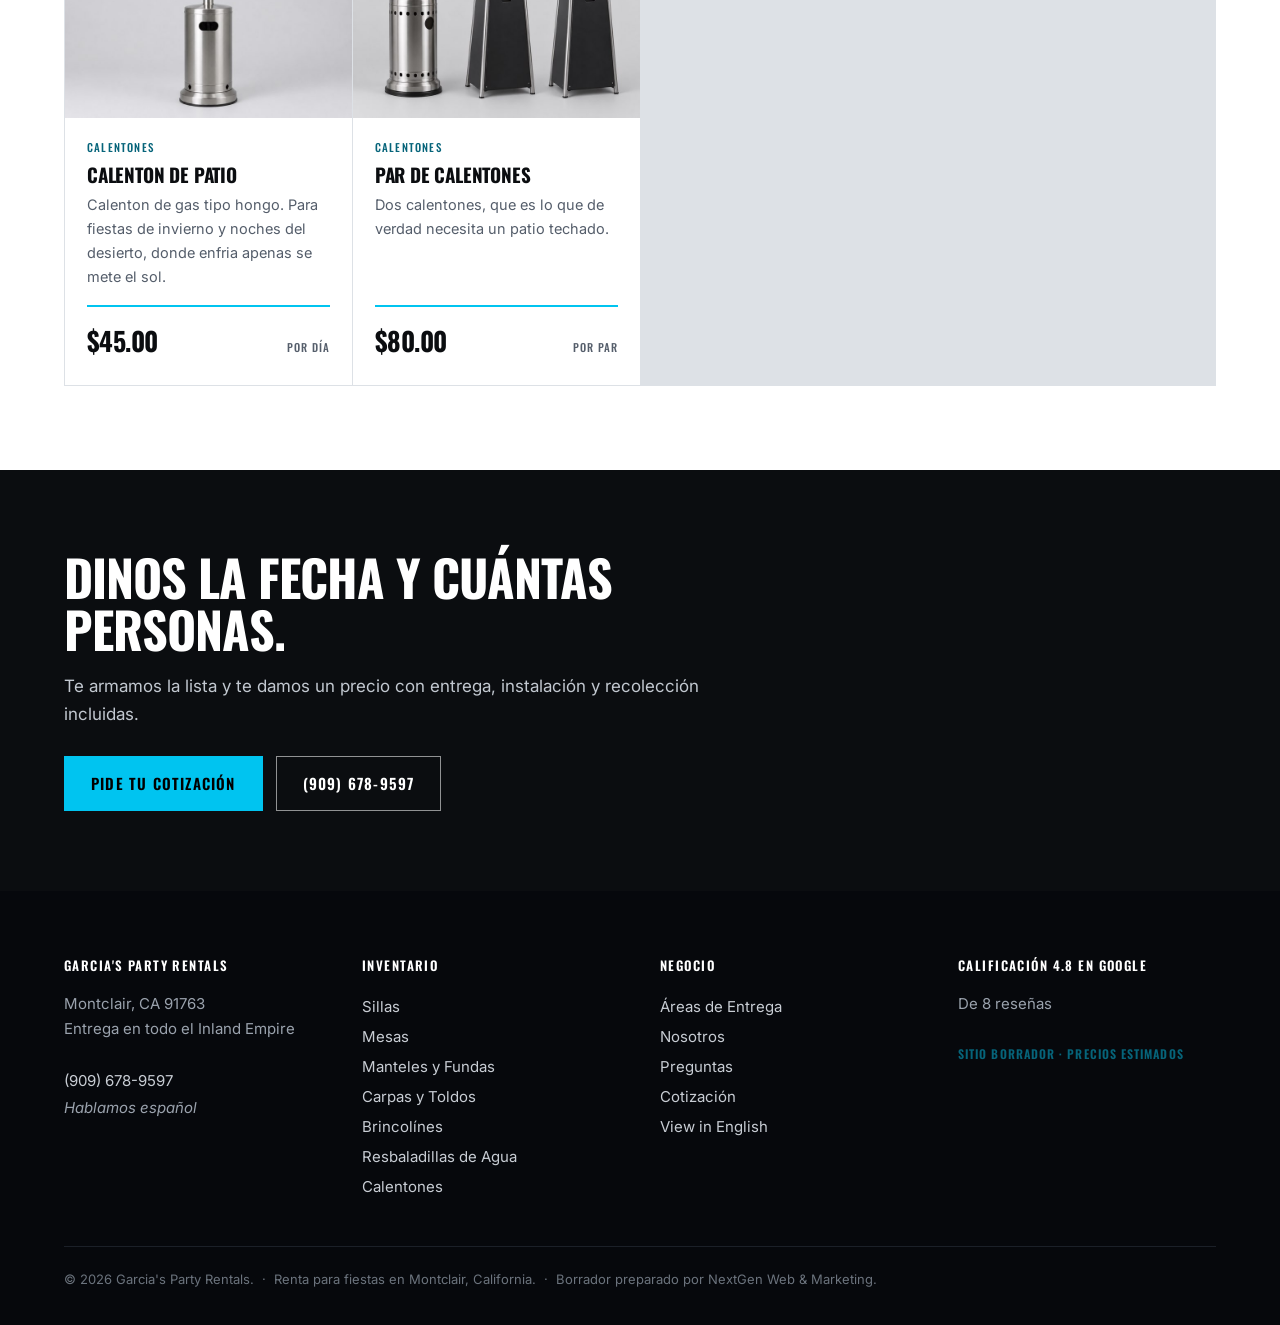
<file: inventory-es.html>
<!doctype html>
<html lang="es"><head><meta charset="utf-8">
<meta name="viewport" content="width=device-width,initial-scale=1">
<meta name="robots" content="noindex,nofollow,noarchive">
<title>Inventario Completo — Garcia&#x27;s Party Rentals</title>
<meta name="description" content="Todo lo que rentamos, con su precio. Dinos que necesitas y te armamos la lista.">
<link rel="alternate" hreflang="en" href="inventory.html"><link rel="alternate" hreflang="es" href="inventory-es.html">
<link rel="preconnect" href="https://fonts.googleapis.com">
<link href="https://fonts.googleapis.com/css2?family=Oswald:wght@400;500;600;700&family=Inter:wght@400;500;600;700&display=swap" rel="stylesheet">
<link rel="stylesheet" href="assets/site.css">
</head><body>
<div class="draft">GARCIA’S · MONTCLAIR &middot; borrador de NextGen Web &amp; Marketing &middot; no es el sitio oficial</div>
<div class="util"><div class="wrap">
  <span>Montclair, CA &nbsp;&middot;&nbsp; Entrega en todo el Inland Empire</span>
  <span class="lic">Hablamos espa&ntilde;ol &nbsp;&middot;&nbsp; <a href="tel:+19096789597">(909) 678-9597</a></span>
</div></div>

<header class="hd"><div class="wrap">
  <a class="brand" href="index-es.html">
    <div class="n">Garcia&#x27;s Party Rentals</div>
    <div class="s">Renta de Fiestas en Montclair</div>
  </a>
  <nav><a href="index-es.html">Inicio</a><a href="inventory-es.html" class="on">Inventario</a><a href="areas-es.html">Áreas de Entrega</a><a href="about-es.html">Nosotros</a><a href="faq-es.html">Preguntas</a><a href="contact-es.html">Cotización</a></nav>
  <div class="lang" role="group" aria-label="Language"><a href="inventory.html" hreflang="en">EN</a><a href="inventory-es.html" class="on" hreflang="es">ES</a></div>
  <a class="btn hdcta" href="contact-es.html">Cotización</a>
  <details class="mnav"><summary aria-label="Menu"><span class="bars"><i></i><i></i><i></i></span></summary>
    <div class="sheet"><a href="index-es.html">Inicio</a><a href="inventory-es.html" class="on">Inventario</a><a href="areas-es.html">Áreas de Entrega</a><a href="about-es.html">Nosotros</a><a href="faq-es.html">Preguntas</a><a href="contact-es.html">Cotización</a>
    <a class="lang-row" hreflang="en" href="inventory.html">View in English</a>
    <a class="go" href="contact-es.html">Cotización</a>
    <a class="call" href="tel:+19096789597">(909) 678-9597</a></div></details>
</div></header>

<section class="hero" style="min-height:0">
<img class="bg" src="assets/img/warehouse.jpg" alt="Inventario Completo"><div class="shade"></div>
<div class="wrap" style="padding:120px 24px 58px"><h1 style="font-size:clamp(32px,4.4vw,48px)">Inventario Completo</h1>
<p style="margin-bottom:0">Todo lo que rentamos, con su precio. Dinos que necesitas y te armamos la lista.</p></div></section>
<section class="sec"><div class="wrap">
  <div class="cats"><a href="#seating">Sillas</a><a href="#tables">Mesas</a><a href="#linens">Manteles y Fundas</a><a href="#canopies">Carpas y Toldos</a><a href="#jumpers">Brincolínes</a><a href="#water">Resbaladillas de Agua</a><a href="#heaters">Calentones</a></div>
  <div class="notes"><p style="margin:0" class="draftpx">Todos los precios de esta pagina son estimados y deben reemplazarse con los precios reales de Garcia's antes de publicar.</p></div>
</div></section><section class="sec" id="seating"><div class="wrap">
  <div class="shead"><div class="eyebrow">4 artículos</div>
    <h2>Sillas</h2></div>
  <div class="inv"><article class="item" id="folding-chairs">
<img src="assets/img/chairs-stack.jpg" alt="Sillas Plegables Blancas" loading="lazy">
<div class="b"><div class="cat">Sillas</div>
<h3>Sillas Plegables Blancas</h3><p>Sillas plegables blancas de resina. Las de siempre para cualquier fiesta en el patio, boda o quinceañera.</p>
<div class="px"><b>$1.50</b><span>por silla</span></div></div></article><article class="item" id="single-chair">
<img src="assets/img/chair-single.jpg" alt="Sillas Acojinadas de Banquete" loading="lazy">
<div class="b"><div class="cat">Sillas</div>
<h3>Sillas Acojinadas de Banquete</h3><p>Un paso arriba de la plegable, para recepciones y cenas sentadas.</p>
<div class="px"><b>$3.00</b><span>por silla</span></div></div></article><article class="item" id="kids-chairs">
<img src="assets/img/kids-set.jpg" alt="Mesas y Sillas para Niños" loading="lazy">
<div class="b"><div class="cat">Sillas</div>
<h3>Mesas y Sillas para Niños</h3><p>Mesa chica con cuatro sillitas. Para que los niños tengan su propia mesa y no esten en la de los grandes.</p>
<div class="px"><b>$12.00</b><span>por juego</span></div></div></article><article class="item" id="chair-cart">
<img src="assets/img/chair-cart.jpg" alt="Entrega con Diablito" loading="lazy">
<div class="b"><div class="cat">Sillas</div>
<h3>Entrega con Diablito</h3><p>Las sillas llegan en diablito y se van igual. Nada se arrastra por tu pasto.</p>
<div class="px"><b>Incluido</b><span>con tu pedido</span></div></div></article></div>
</div></section><section class="sec alt" id="tables"><div class="wrap">
  <div class="shead"><div class="eyebrow">3 artículos</div>
    <h2>Mesas</h2></div>
  <div class="inv"><article class="item" id="rect-tables">
<img src="assets/img/table-rect.jpg" alt="Mesas Rectangulares de 6 Pies" loading="lazy">
<div class="b"><div class="cat">Mesas</div>
<h3>Mesas Rectangulares de 6 Pies</h3><p>Mesas de banquete de seis pies. Caben seis cómodos, ocho si se llevan bien. Para comida, regalos, lo que sea.</p>
<div class="px"><b>$8.00</b><span>por mesa</span></div></div></article><article class="item" id="round-tables">
<img src="assets/img/table-round.jpg" alt="Mesas Redondas de 60 Pulgadas" loading="lazy">
<div class="b"><div class="cat">Mesas</div>
<h3>Mesas Redondas de 60 Pulgadas</h3><p>Redondas de sesenta pulgadas para ocho o diez personas. Las que quieres para una recepcion, no para buffet.</p>
<div class="px"><b>$12.00</b><span>por mesa</span></div></div></article><article class="item" id="cocktail-tables">
<img src="assets/img/table-cocktail.jpg" alt="Mesas de Cóctel" loading="lazy">
<div class="b"><div class="cat">Mesas</div>
<h3>Mesas de Cóctel</h3><p>Mesas altas con mantel hasta el piso. Para estar de pie, las bebidas y el rato entre la cena y el baile.</p>
<div class="px"><b>$14.00</b><span>por mesa</span></div></div></article></div>
</div></section><section class="sec" id="linens"><div class="wrap">
  <div class="shead"><div class="eyebrow">2 artículos</div>
    <h2>Manteles y Fundas</h2></div>
  <div class="inv"><article class="item" id="linens">
<img src="assets/img/linens.jpg" alt="Manteles" loading="lazy">
<div class="b"><div class="cat">Manteles y Fundas</div>
<h3>Manteles</h3><p>Hasta el piso o normales, en varios colores. Dinos tus colores y te decimos que tenemos.</p>
<div class="px"><b>$7.00</b><span>por mantel</span></div></div></article><article class="item" id="chair-covers">
<img src="assets/img/chair-cover.jpg" alt="Fundas y Moños para Sillas" loading="lazy">
<div class="b"><div class="cat">Manteles y Fundas</div>
<h3>Fundas y Moños para Sillas</h3><p>Fundas elasticas con moño de satín atras. Lo mas barato que hace que una silla rentada no parezca rentada.</p>
<div class="px"><b>$3.50</b><span>por silla</span></div></div></article></div>
</div></section><section class="sec alt" id="canopies"><div class="wrap">
  <div class="shead"><div class="eyebrow">2 artículos</div>
    <h2>Carpas y Toldos</h2></div>
  <div class="inv"><article class="item" id="canopy-10x20">
<img src="assets/img/canopy-10x20.jpg" alt="Carpa de 10x20" loading="lazy">
<div class="b"><div class="cat">Carpas y Toldos</div>
<h3>Carpa de 10x20</h3><p>Cubre la mesa de comida o un area para unas veinte personas. Nosotros la armamos y la quitamos, no te la dejamos en bolsa.</p>
<div class="px"><b>$95.00</b><span>por día</span></div></div></article><article class="item" id="canopy-20x30">
<img src="assets/img/canopy-20x30.jpg" alt="Carpa de 20x30" loading="lazy">
<div class="b"><div class="cat">Carpas y Toldos</div>
<h3>Carpa de 20x30</h3><p>La grande. Cubre como sesenta personas sentadas a la sombra, que en el verano del Inland Empire no es opcional.</p>
<div class="px"><b>$240.00</b><span>por día</span></div></div></article></div>
</div></section><section class="sec" id="jumpers"><div class="wrap">
  <div class="shead"><div class="eyebrow">2 artículos</div>
    <h2>Brincolínes</h2></div>
  <div class="inv"><article class="item" id="jumper-classic">
<img src="assets/img/jumper-classic.jpg" alt="Brincolín Clásico" loading="lazy">
<div class="b"><div class="cat">Brincolínes</div>
<h3>Brincolín Clásico</h3><p>El brincolín de castillo de siempre. Cabe en casi cualquier patio, aguanta todo el día y es por lo que los niños se van cansados.</p>
<div class="px"><b>$95.00</b><span>por día</span></div></div></article><article class="item" id="jumper-combo">
<img src="assets/img/jumper-combo.jpg" alt="Brincolín con Resbaladilla" loading="lazy">
<div class="b"><div class="cat">Brincolínes</div>
<h3>Brincolín con Resbaladilla</h3><p>Área para brincar más una resbaladilla seca a un lado. Pide un poco más de espacio y sirve para niños de más edades.</p>
<div class="px"><b>$145.00</b><span>por día</span></div></div></article></div>
</div></section><section class="sec alt" id="water"><div class="wrap">
  <div class="shead"><div class="eyebrow">2 artículos</div>
    <h2>Resbaladillas de Agua</h2></div>
  <div class="inv"><article class="item" id="water-slide">
<img src="assets/img/water-slide.jpg" alt="Resbaladilla de Agua" loading="lazy">
<div class="b"><div class="cat">Resbaladillas de Agua</div>
<h3>Resbaladilla de Agua</h3><p>Resbaladilla alta que cae a una alberquita. Necesita manguera y piso parejo. Es la primera que se aparta cada verano, pide con tiempo.</p>
<div class="px"><b>$185.00</b><span>por día</span></div></div></article><article class="item" id="water-slide-dual">
<img src="assets/img/water-slide-dual.jpg" alt="Resbaladilla Doble de Agua" loading="lazy">
<div class="b"><div class="cat">Resbaladillas de Agua</div>
<h3>Resbaladilla Doble de Agua</h3><p>Dos carriles para echar carreras a una sola alberquita. En esta terminan bajandose hasta los grandes.</p>
<div class="px"><b>$245.00</b><span>por día</span></div></div></article></div>
</div></section><section class="sec" id="heaters"><div class="wrap">
  <div class="shead"><div class="eyebrow">2 artículos</div>
    <h2>Calentones</h2></div>
  <div class="inv"><article class="item" id="patio-heater">
<img src="assets/img/heater.jpg" alt="Calenton de Patio" loading="lazy">
<div class="b"><div class="cat">Calentones</div>
<h3>Calenton de Patio</h3><p>Calenton de gas tipo hongo. Para fiestas de invierno y noches del desierto, donde enfria apenas se mete el sol.</p>
<div class="px"><b>$45.00</b><span>por día</span></div></div></article><article class="item" id="heater-pair">
<img src="assets/img/heater-pair.jpg" alt="Par de Calentones" loading="lazy">
<div class="b"><div class="cat">Calentones</div>
<h3>Par de Calentones</h3><p>Dos calentones, que es lo que de verdad necesita un patio techado.</p>
<div class="px"><b>$80.00</b><span>por par</span></div></div></article></div>
</div></section>

<section class="band"><div class="wrap">
  <h2>Dinos la fecha y cuántas personas.</h2>
  <p>Te armamos la lista y te damos un precio con entrega, instalación y recolección incluidas.</p>
  <a class="btn blue" href="contact-es.html">Pide tu Cotización</a>
  <a class="btn ghost" href="tel:+19096789597" style="margin-left:8px">(909) 678-9597</a>
</div></section>

<footer class="ft"><div class="wrap"><div class="inner">
  <div class="cols">
    <div><h4>Garcia&#x27;s Party Rentals</h4>
      Montclair, CA 91763<br>
      Entrega en todo el Inland Empire<br><br>
      <a href="tel:+19096789597">(909) 678-9597</a><br>
      <span class="es">Hablamos espa&ntilde;ol</span></div>
    <div><h4>Inventario</h4><a href="inventory-es.html#seating">Sillas</a><br><a href="inventory-es.html#tables">Mesas</a><br><a href="inventory-es.html#linens">Manteles y Fundas</a><br><a href="inventory-es.html#canopies">Carpas y Toldos</a><br><a href="inventory-es.html#jumpers">Brincolínes</a><br><a href="inventory-es.html#water">Resbaladillas de Agua</a><br><a href="inventory-es.html#heaters">Calentones</a><br></div>
    <div><h4>Negocio</h4>
      <a href="areas-es.html">Áreas de Entrega</a><br>
      <a href="about-es.html">Nosotros</a><br>
      <a href="faq-es.html">Preguntas</a><br>
      <a href="contact-es.html">Cotización</a><br>
      <a href="inventory.html">View in English</a></div>
    <div><h4>Calificación 4.8 en Google</h4>
      De 8 reseñas<br><br>
      <span class="draftpx">Sitio borrador &middot; precios estimados</span></div>
  </div>
  <div class="legal">&copy; 2026 Garcia&#x27;s Party Rentals. &nbsp;&middot;&nbsp; Renta para fiestas en Montclair, California. &nbsp;&middot;&nbsp; Borrador preparado por NextGen Web &amp; Marketing.</div>
</div></div></footer>
</body></html>
</file>
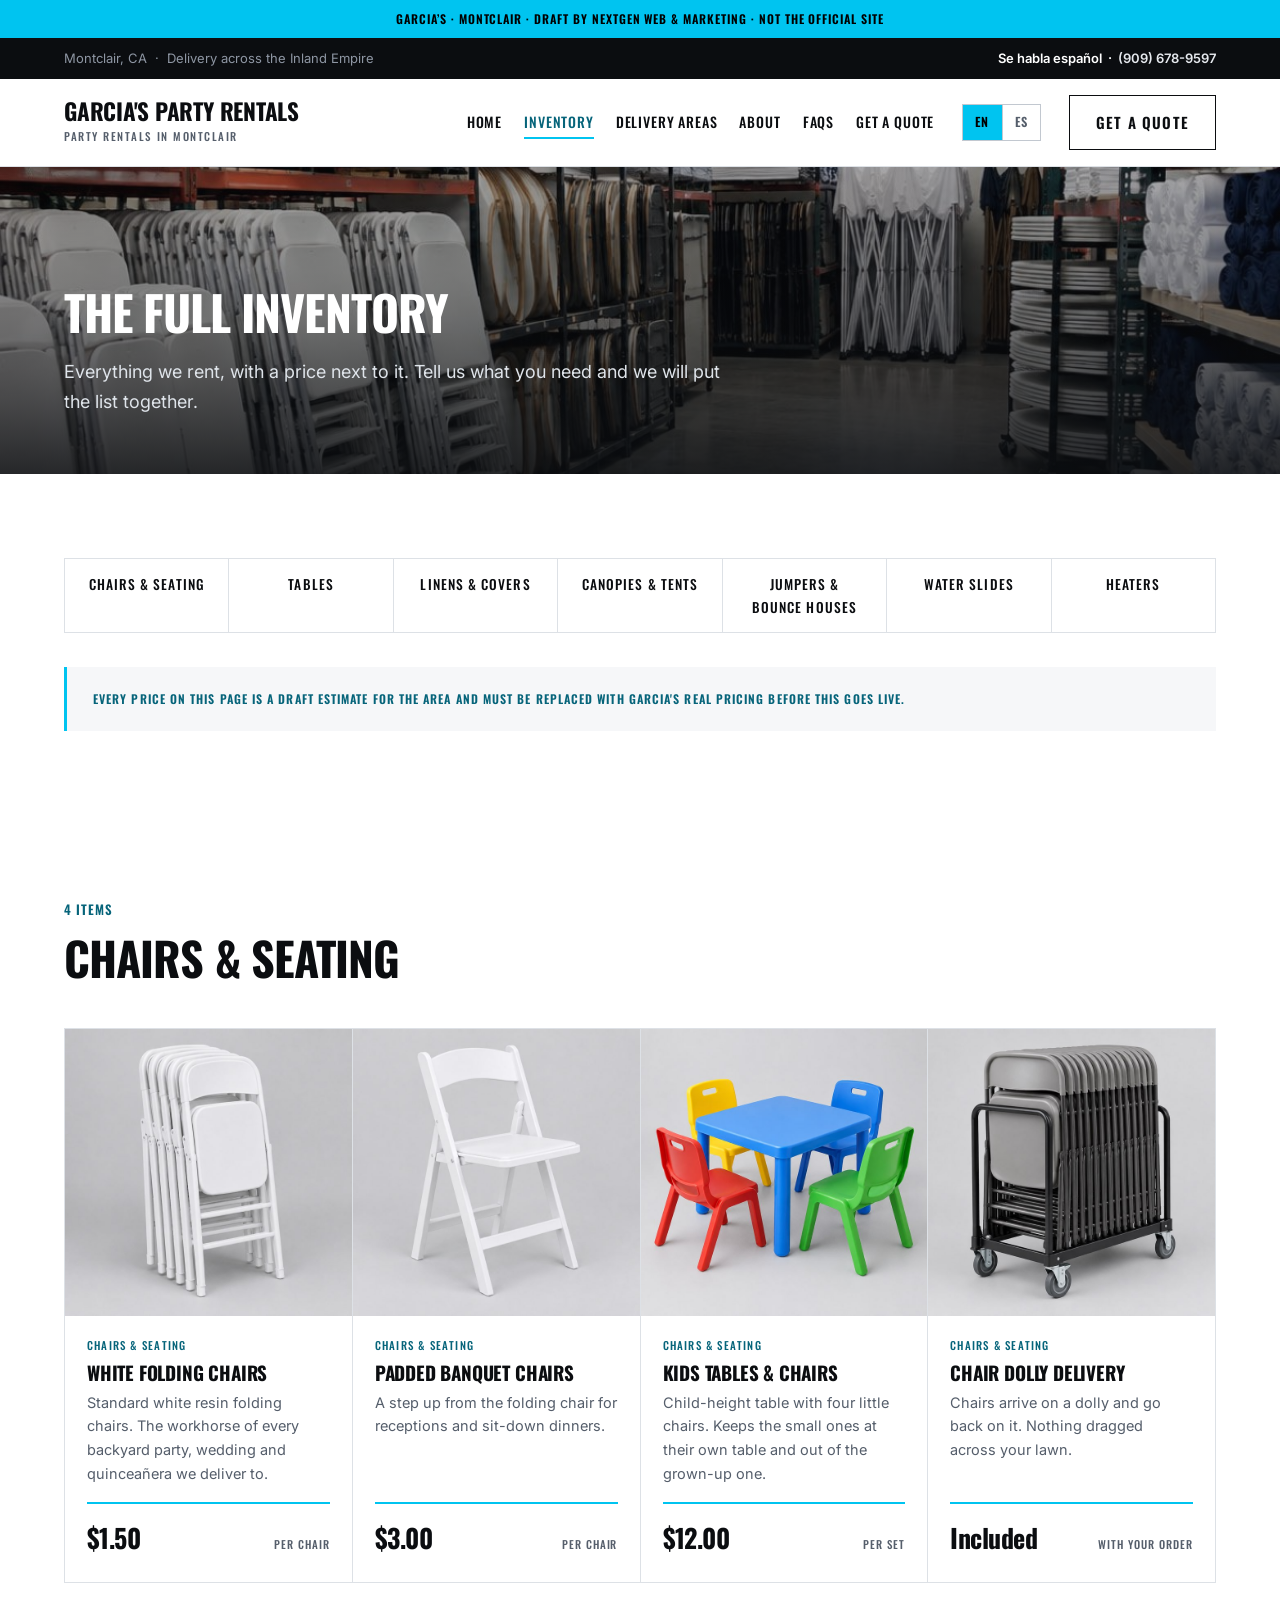
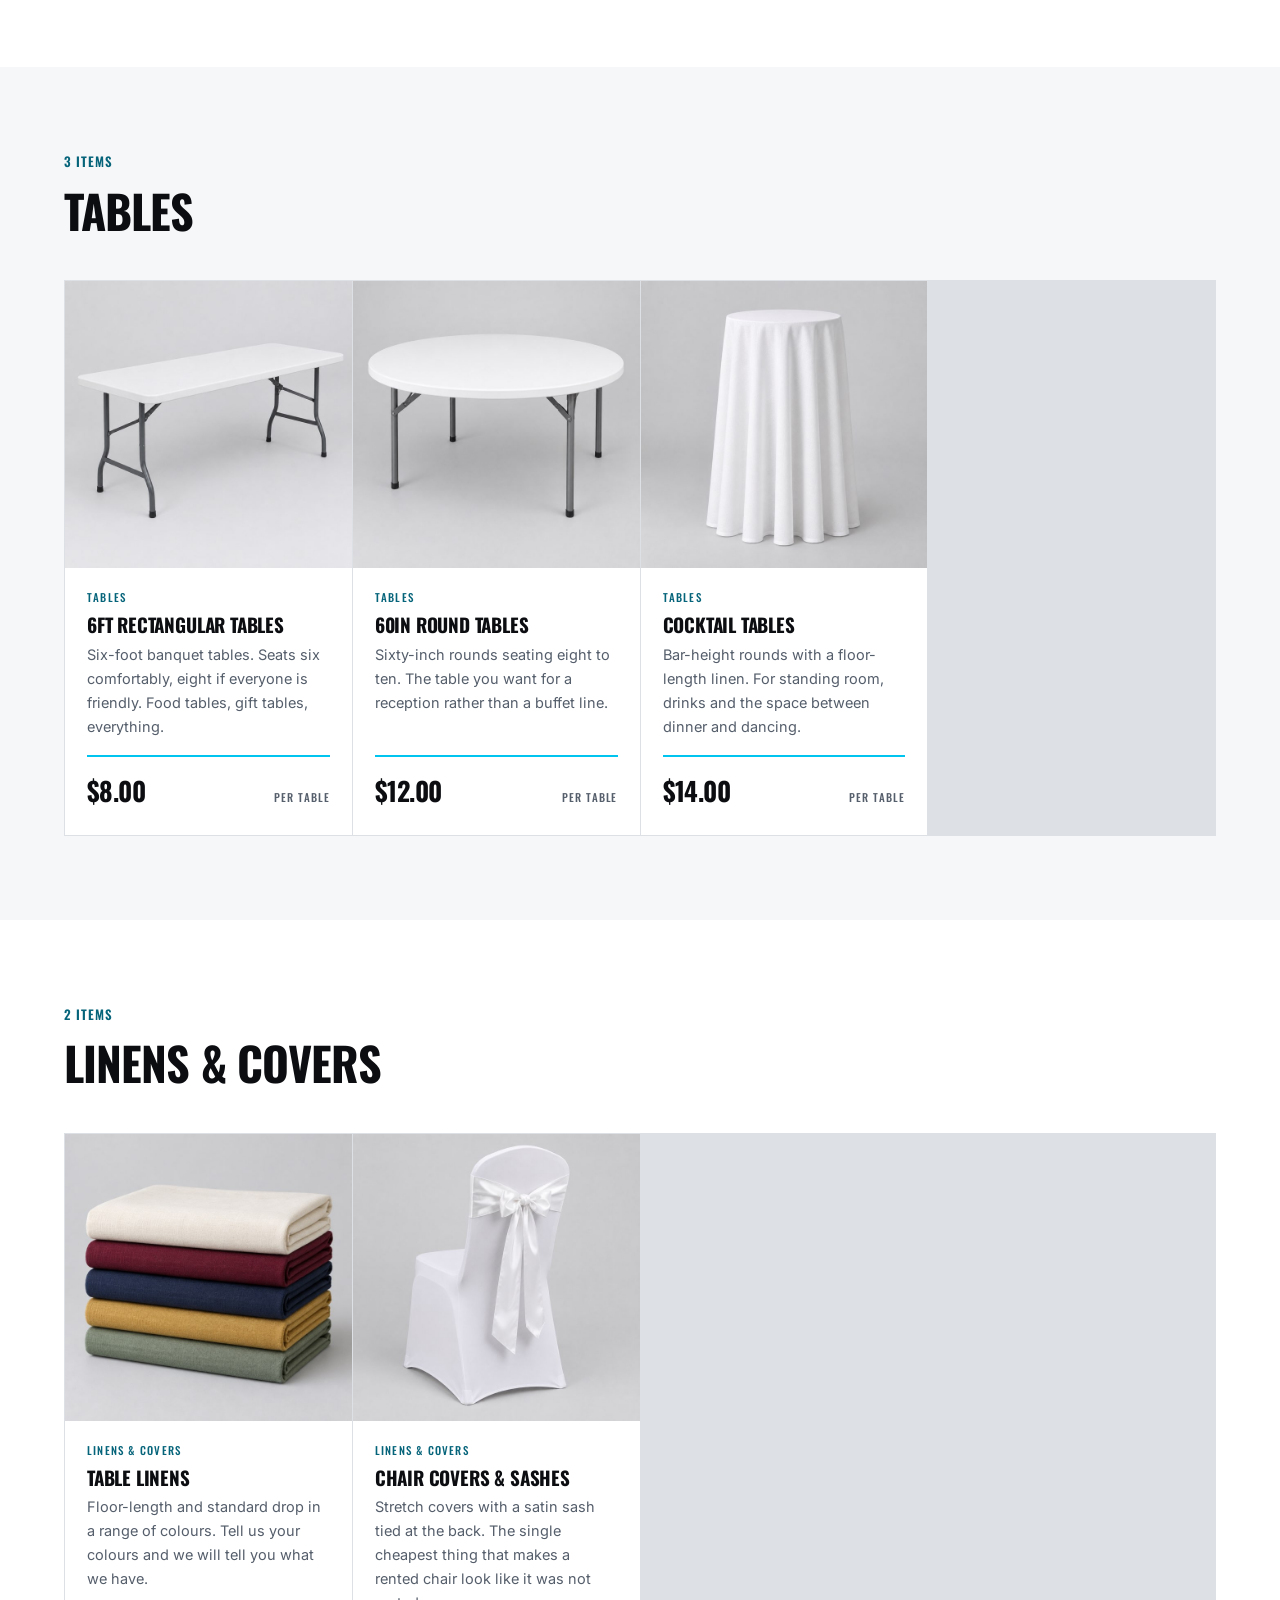
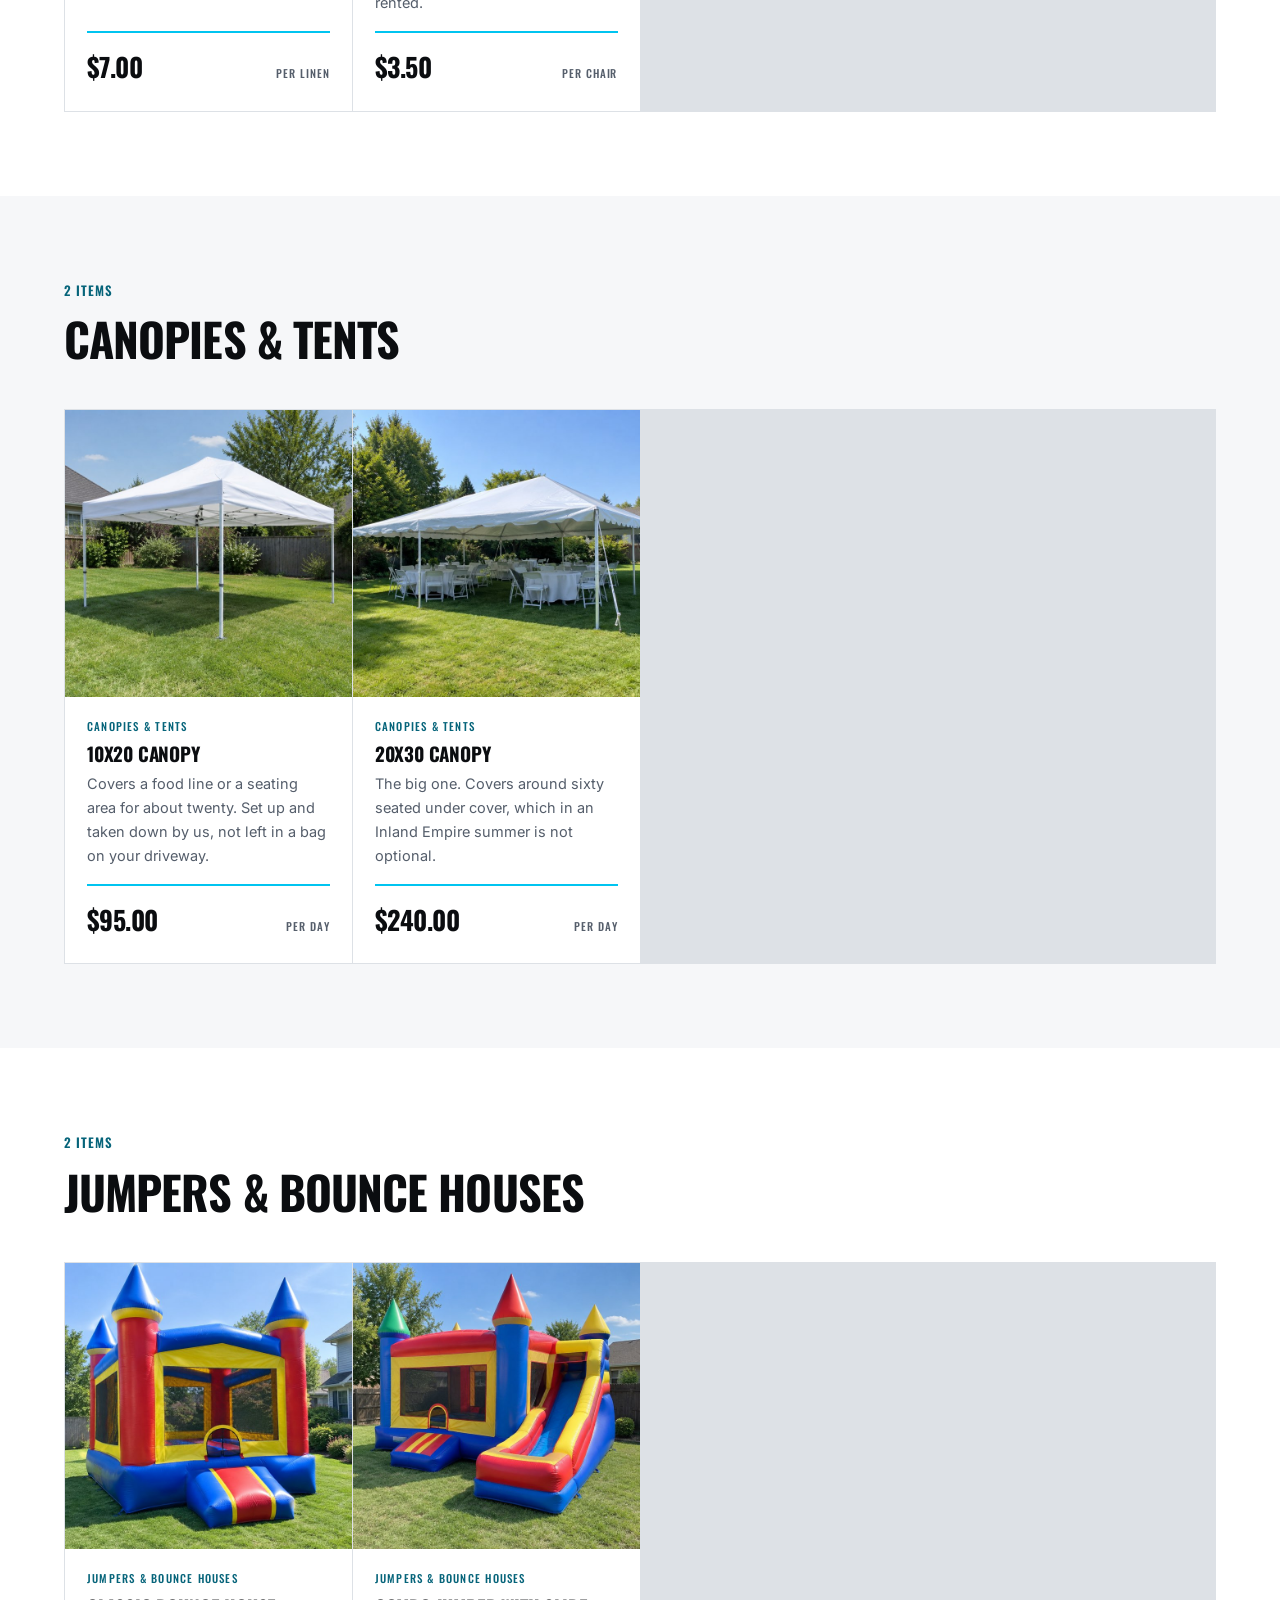
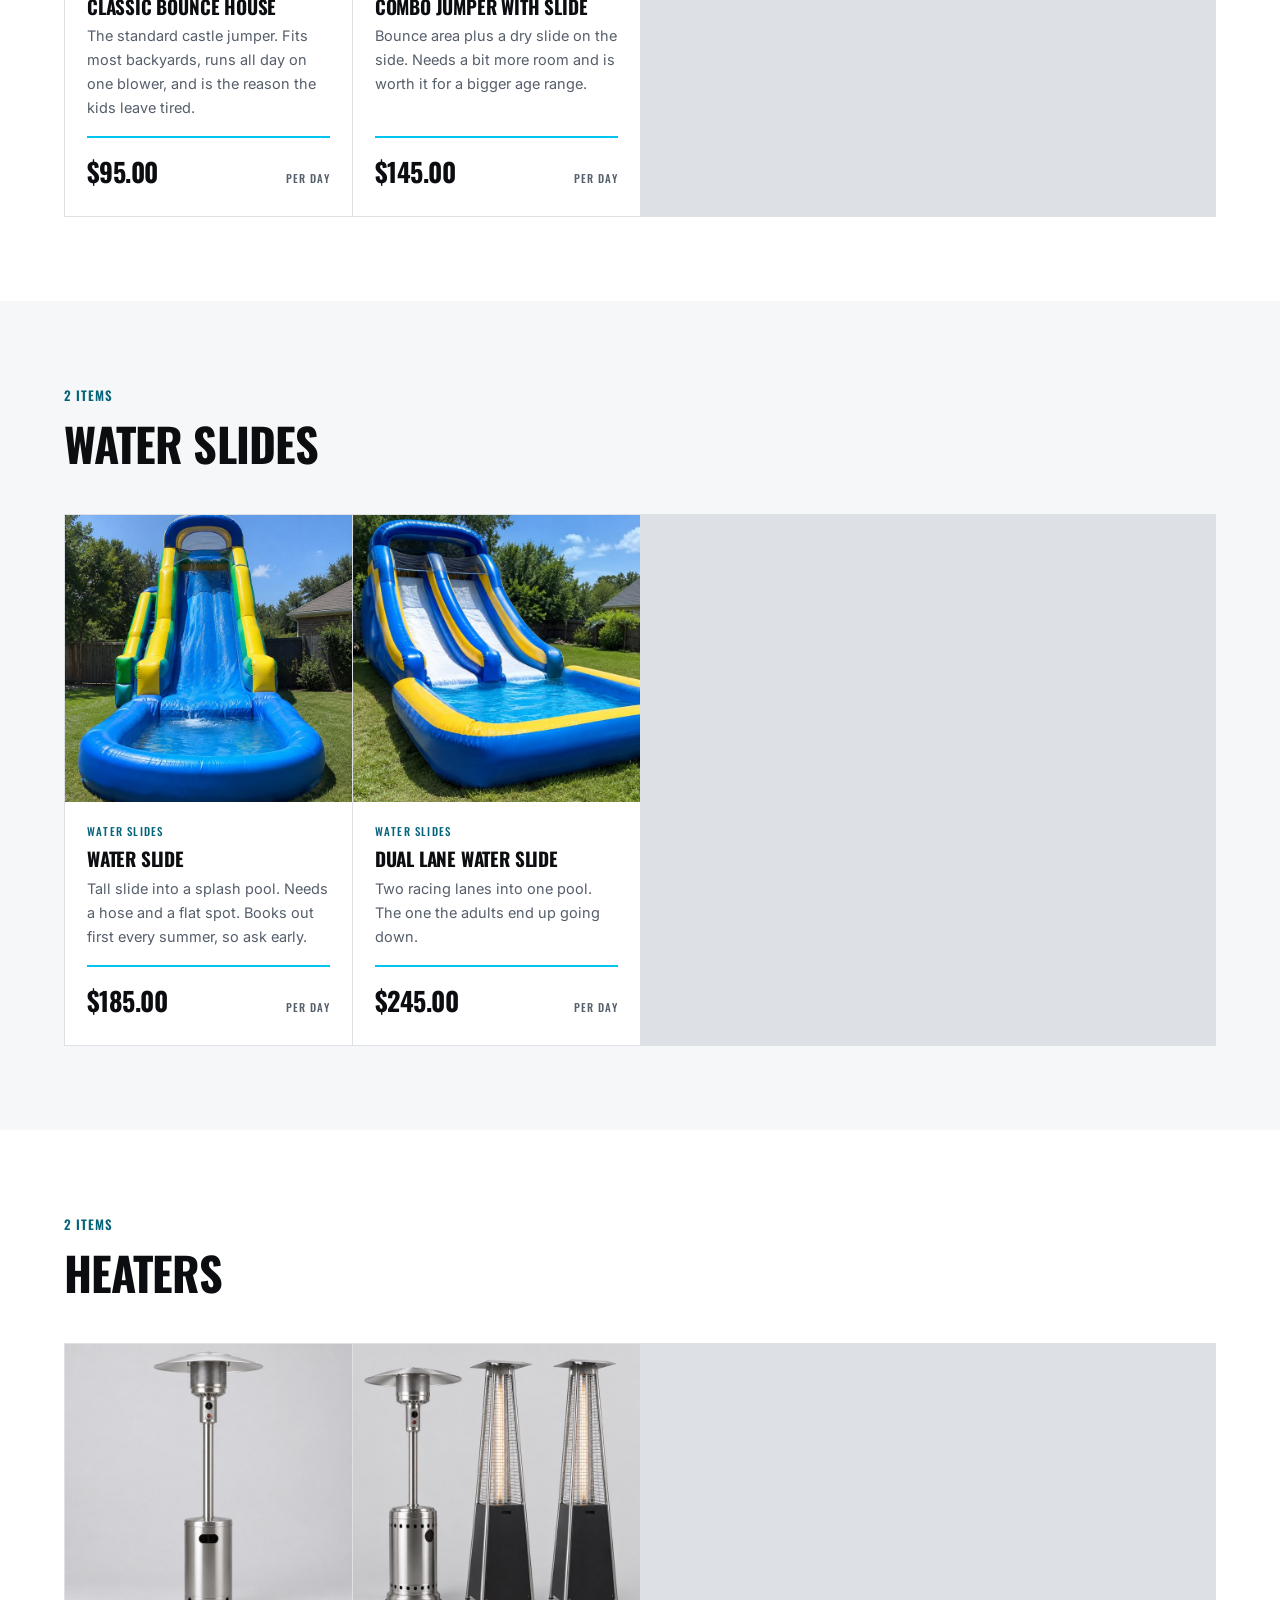
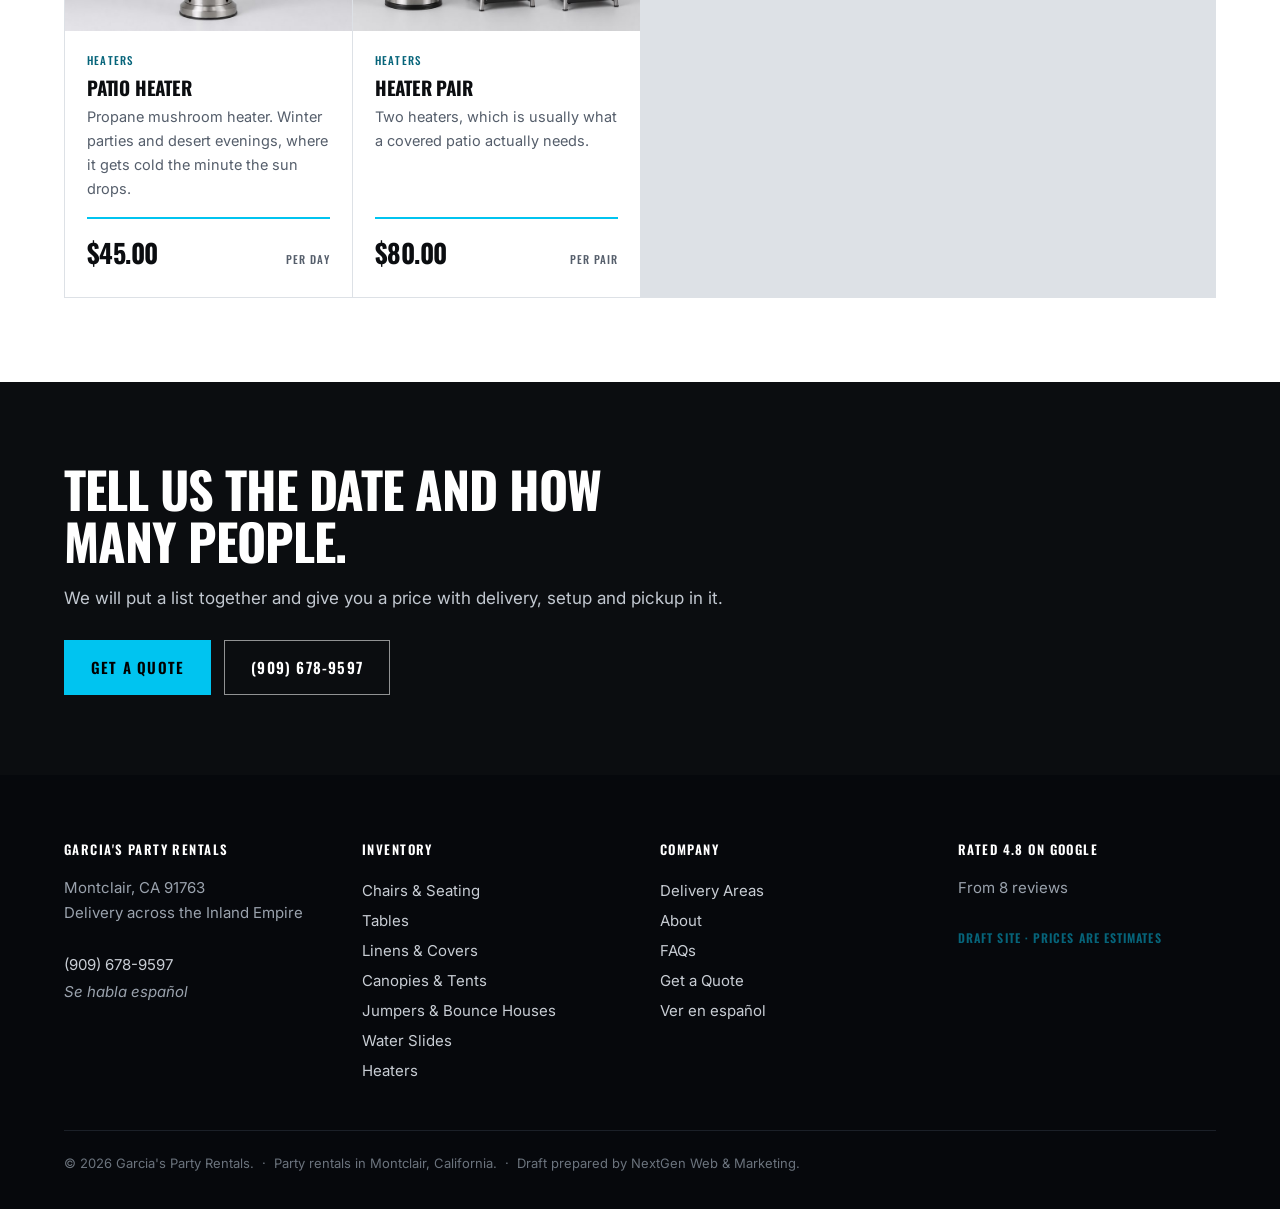
<file: inventory.html>
<!doctype html>
<html lang="en"><head><meta charset="utf-8">
<meta name="viewport" content="width=device-width,initial-scale=1">
<meta name="robots" content="noindex,nofollow,noarchive">
<title>The Full Inventory — Garcia&#x27;s Party Rentals</title>
<meta name="description" content="Everything we rent, with a price next to it. Tell us what you need and we will put the list together.">
<link rel="alternate" hreflang="en" href="inventory.html"><link rel="alternate" hreflang="es" href="inventory-es.html">
<link rel="preconnect" href="https://fonts.googleapis.com">
<link href="https://fonts.googleapis.com/css2?family=Oswald:wght@400;500;600;700&family=Inter:wght@400;500;600;700&display=swap" rel="stylesheet">
<link rel="stylesheet" href="assets/site.css">
</head><body>
<div class="draft">GARCIA’S · MONTCLAIR &middot; draft by NextGen Web &amp; Marketing &middot; not the official site</div>
<div class="util"><div class="wrap">
  <span>Montclair, CA &nbsp;&middot;&nbsp; Delivery across the Inland Empire</span>
  <span class="lic">Se habla espa&ntilde;ol &nbsp;&middot;&nbsp; <a href="tel:+19096789597">(909) 678-9597</a></span>
</div></div>

<header class="hd"><div class="wrap">
  <a class="brand" href="index.html">
    <div class="n">Garcia&#x27;s Party Rentals</div>
    <div class="s">Party Rentals in Montclair</div>
  </a>
  <nav><a href="index.html">Home</a><a href="inventory.html" class="on">Inventory</a><a href="areas.html">Delivery Areas</a><a href="about.html">About</a><a href="faq.html">FAQs</a><a href="contact.html">Get a Quote</a></nav>
  <div class="lang" role="group" aria-label="Language"><a href="inventory.html" class="on" hreflang="en">EN</a><a href="inventory-es.html" hreflang="es">ES</a></div>
  <a class="btn hdcta" href="contact.html">Get a Quote</a>
  <details class="mnav"><summary aria-label="Menu"><span class="bars"><i></i><i></i><i></i></span></summary>
    <div class="sheet"><a href="index.html">Home</a><a href="inventory.html" class="on">Inventory</a><a href="areas.html">Delivery Areas</a><a href="about.html">About</a><a href="faq.html">FAQs</a><a href="contact.html">Get a Quote</a>
    <a class="lang-row" hreflang="es" href="inventory-es.html">Ver en espa&ntilde;ol</a>
    <a class="go" href="contact.html">Get a Quote</a>
    <a class="call" href="tel:+19096789597">(909) 678-9597</a></div></details>
</div></header>

<section class="hero" style="min-height:0">
<img class="bg" src="assets/img/warehouse.jpg" alt="The Full Inventory"><div class="shade"></div>
<div class="wrap" style="padding:120px 24px 58px"><h1 style="font-size:clamp(32px,4.4vw,48px)">The Full Inventory</h1>
<p style="margin-bottom:0">Everything we rent, with a price next to it. Tell us what you need and we will put the list together.</p></div></section>
<section class="sec"><div class="wrap">
  <div class="cats"><a href="#seating">Chairs & Seating</a><a href="#tables">Tables</a><a href="#linens">Linens & Covers</a><a href="#canopies">Canopies & Tents</a><a href="#jumpers">Jumpers & Bounce Houses</a><a href="#water">Water Slides</a><a href="#heaters">Heaters</a></div>
  <div class="notes"><p style="margin:0" class="draftpx">Every price on this page is a draft estimate for the area and must be replaced with Garcia's real pricing before this goes live.</p></div>
</div></section><section class="sec" id="seating"><div class="wrap">
  <div class="shead"><div class="eyebrow">4 items</div>
    <h2>Chairs &amp; Seating</h2></div>
  <div class="inv"><article class="item" id="folding-chairs">
<img src="assets/img/chairs-stack.jpg" alt="White Folding Chairs" loading="lazy">
<div class="b"><div class="cat">Chairs &amp; Seating</div>
<h3>White Folding Chairs</h3><p>Standard white resin folding chairs. The workhorse of every backyard party, wedding and quinceañera we deliver to.</p>
<div class="px"><b>$1.50</b><span>per chair</span></div></div></article><article class="item" id="single-chair">
<img src="assets/img/chair-single.jpg" alt="Padded Banquet Chairs" loading="lazy">
<div class="b"><div class="cat">Chairs &amp; Seating</div>
<h3>Padded Banquet Chairs</h3><p>A step up from the folding chair for receptions and sit-down dinners.</p>
<div class="px"><b>$3.00</b><span>per chair</span></div></div></article><article class="item" id="kids-chairs">
<img src="assets/img/kids-set.jpg" alt="Kids Tables &amp; Chairs" loading="lazy">
<div class="b"><div class="cat">Chairs &amp; Seating</div>
<h3>Kids Tables &amp; Chairs</h3><p>Child-height table with four little chairs. Keeps the small ones at their own table and out of the grown-up one.</p>
<div class="px"><b>$12.00</b><span>per set</span></div></div></article><article class="item" id="chair-cart">
<img src="assets/img/chair-cart.jpg" alt="Chair Dolly Delivery" loading="lazy">
<div class="b"><div class="cat">Chairs &amp; Seating</div>
<h3>Chair Dolly Delivery</h3><p>Chairs arrive on a dolly and go back on it. Nothing dragged across your lawn.</p>
<div class="px"><b>Included</b><span>with your order</span></div></div></article></div>
</div></section><section class="sec alt" id="tables"><div class="wrap">
  <div class="shead"><div class="eyebrow">3 items</div>
    <h2>Tables</h2></div>
  <div class="inv"><article class="item" id="rect-tables">
<img src="assets/img/table-rect.jpg" alt="6ft Rectangular Tables" loading="lazy">
<div class="b"><div class="cat">Tables</div>
<h3>6ft Rectangular Tables</h3><p>Six-foot banquet tables. Seats six comfortably, eight if everyone is friendly. Food tables, gift tables, everything.</p>
<div class="px"><b>$8.00</b><span>per table</span></div></div></article><article class="item" id="round-tables">
<img src="assets/img/table-round.jpg" alt="60in Round Tables" loading="lazy">
<div class="b"><div class="cat">Tables</div>
<h3>60in Round Tables</h3><p>Sixty-inch rounds seating eight to ten. The table you want for a reception rather than a buffet line.</p>
<div class="px"><b>$12.00</b><span>per table</span></div></div></article><article class="item" id="cocktail-tables">
<img src="assets/img/table-cocktail.jpg" alt="Cocktail Tables" loading="lazy">
<div class="b"><div class="cat">Tables</div>
<h3>Cocktail Tables</h3><p>Bar-height rounds with a floor-length linen. For standing room, drinks and the space between dinner and dancing.</p>
<div class="px"><b>$14.00</b><span>per table</span></div></div></article></div>
</div></section><section class="sec" id="linens"><div class="wrap">
  <div class="shead"><div class="eyebrow">2 items</div>
    <h2>Linens &amp; Covers</h2></div>
  <div class="inv"><article class="item" id="linens">
<img src="assets/img/linens.jpg" alt="Table Linens" loading="lazy">
<div class="b"><div class="cat">Linens &amp; Covers</div>
<h3>Table Linens</h3><p>Floor-length and standard drop in a range of colours. Tell us your colours and we will tell you what we have.</p>
<div class="px"><b>$7.00</b><span>per linen</span></div></div></article><article class="item" id="chair-covers">
<img src="assets/img/chair-cover.jpg" alt="Chair Covers &amp; Sashes" loading="lazy">
<div class="b"><div class="cat">Linens &amp; Covers</div>
<h3>Chair Covers &amp; Sashes</h3><p>Stretch covers with a satin sash tied at the back. The single cheapest thing that makes a rented chair look like it was not rented.</p>
<div class="px"><b>$3.50</b><span>per chair</span></div></div></article></div>
</div></section><section class="sec alt" id="canopies"><div class="wrap">
  <div class="shead"><div class="eyebrow">2 items</div>
    <h2>Canopies &amp; Tents</h2></div>
  <div class="inv"><article class="item" id="canopy-10x20">
<img src="assets/img/canopy-10x20.jpg" alt="10x20 Canopy" loading="lazy">
<div class="b"><div class="cat">Canopies &amp; Tents</div>
<h3>10x20 Canopy</h3><p>Covers a food line or a seating area for about twenty. Set up and taken down by us, not left in a bag on your driveway.</p>
<div class="px"><b>$95.00</b><span>per day</span></div></div></article><article class="item" id="canopy-20x30">
<img src="assets/img/canopy-20x30.jpg" alt="20x30 Canopy" loading="lazy">
<div class="b"><div class="cat">Canopies &amp; Tents</div>
<h3>20x30 Canopy</h3><p>The big one. Covers around sixty seated under cover, which in an Inland Empire summer is not optional.</p>
<div class="px"><b>$240.00</b><span>per day</span></div></div></article></div>
</div></section><section class="sec" id="jumpers"><div class="wrap">
  <div class="shead"><div class="eyebrow">2 items</div>
    <h2>Jumpers &amp; Bounce Houses</h2></div>
  <div class="inv"><article class="item" id="jumper-classic">
<img src="assets/img/jumper-classic.jpg" alt="Classic Bounce House" loading="lazy">
<div class="b"><div class="cat">Jumpers &amp; Bounce Houses</div>
<h3>Classic Bounce House</h3><p>The standard castle jumper. Fits most backyards, runs all day on one blower, and is the reason the kids leave tired.</p>
<div class="px"><b>$95.00</b><span>per day</span></div></div></article><article class="item" id="jumper-combo">
<img src="assets/img/jumper-combo.jpg" alt="Combo Jumper with Slide" loading="lazy">
<div class="b"><div class="cat">Jumpers &amp; Bounce Houses</div>
<h3>Combo Jumper with Slide</h3><p>Bounce area plus a dry slide on the side. Needs a bit more room and is worth it for a bigger age range.</p>
<div class="px"><b>$145.00</b><span>per day</span></div></div></article></div>
</div></section><section class="sec alt" id="water"><div class="wrap">
  <div class="shead"><div class="eyebrow">2 items</div>
    <h2>Water Slides</h2></div>
  <div class="inv"><article class="item" id="water-slide">
<img src="assets/img/water-slide.jpg" alt="Water Slide" loading="lazy">
<div class="b"><div class="cat">Water Slides</div>
<h3>Water Slide</h3><p>Tall slide into a splash pool. Needs a hose and a flat spot. Books out first every summer, so ask early.</p>
<div class="px"><b>$185.00</b><span>per day</span></div></div></article><article class="item" id="water-slide-dual">
<img src="assets/img/water-slide-dual.jpg" alt="Dual Lane Water Slide" loading="lazy">
<div class="b"><div class="cat">Water Slides</div>
<h3>Dual Lane Water Slide</h3><p>Two racing lanes into one pool. The one the adults end up going down.</p>
<div class="px"><b>$245.00</b><span>per day</span></div></div></article></div>
</div></section><section class="sec" id="heaters"><div class="wrap">
  <div class="shead"><div class="eyebrow">2 items</div>
    <h2>Heaters</h2></div>
  <div class="inv"><article class="item" id="patio-heater">
<img src="assets/img/heater.jpg" alt="Patio Heater" loading="lazy">
<div class="b"><div class="cat">Heaters</div>
<h3>Patio Heater</h3><p>Propane mushroom heater. Winter parties and desert evenings, where it gets cold the minute the sun drops.</p>
<div class="px"><b>$45.00</b><span>per day</span></div></div></article><article class="item" id="heater-pair">
<img src="assets/img/heater-pair.jpg" alt="Heater Pair" loading="lazy">
<div class="b"><div class="cat">Heaters</div>
<h3>Heater Pair</h3><p>Two heaters, which is usually what a covered patio actually needs.</p>
<div class="px"><b>$80.00</b><span>per pair</span></div></div></article></div>
</div></section>

<section class="band"><div class="wrap">
  <h2>Tell us the date and how many people.</h2>
  <p>We will put a list together and give you a price with delivery, setup and pickup in it.</p>
  <a class="btn blue" href="contact.html">Get a Quote</a>
  <a class="btn ghost" href="tel:+19096789597" style="margin-left:8px">(909) 678-9597</a>
</div></section>

<footer class="ft"><div class="wrap"><div class="inner">
  <div class="cols">
    <div><h4>Garcia&#x27;s Party Rentals</h4>
      Montclair, CA 91763<br>
      Delivery across the Inland Empire<br><br>
      <a href="tel:+19096789597">(909) 678-9597</a><br>
      <span class="es">Se habla espa&ntilde;ol</span></div>
    <div><h4>Inventory</h4><a href="inventory.html#seating">Chairs & Seating</a><br><a href="inventory.html#tables">Tables</a><br><a href="inventory.html#linens">Linens & Covers</a><br><a href="inventory.html#canopies">Canopies & Tents</a><br><a href="inventory.html#jumpers">Jumpers & Bounce Houses</a><br><a href="inventory.html#water">Water Slides</a><br><a href="inventory.html#heaters">Heaters</a><br></div>
    <div><h4>Company</h4>
      <a href="areas.html">Delivery Areas</a><br>
      <a href="about.html">About</a><br>
      <a href="faq.html">FAQs</a><br>
      <a href="contact.html">Get a Quote</a><br>
      <a href="inventory-es.html">Ver en espa&ntilde;ol</a></div>
    <div><h4>Rated 4.8 on Google</h4>
      From 8 reviews<br><br>
      <span class="draftpx">Draft site &middot; prices are estimates</span></div>
  </div>
  <div class="legal">&copy; 2026 Garcia&#x27;s Party Rentals. &nbsp;&middot;&nbsp; Party rentals in Montclair, California. &nbsp;&middot;&nbsp; Draft prepared by NextGen Web &amp; Marketing.</div>
</div></div></footer>
</body></html>
</file>
<file: assets/site.css>
/* Garcia's Party Rentals — built on the NextGen Web & Marketing house system.
   Tokens lifted straight from nextgen-web-marketing/tailwind.config.js so this
   reads as the same studio's work as the NextGen site.

     accent        #00C4F0   electric cyan — FILLS only (buttons, rules, marks)
     accent-ink    #06647A   accent-coloured TEXT on white (6:1)
     accent-dim    #0095B8   hover on a cyan fill
     text-primary  #0B0D10   headings and body
     text-secondary#555E6B   muted copy, 7:1 on white
     bg-secondary  #F6F7F9   alternating sections and cards
     border        #DDE1E6   hairlines
   Type: Oswald condensed bold UPPERCASE headlines, Inter for body.
   tracking: headline -0.02em, eyebrow 0.08em
   Corners are square throughout — the NextGen direction has no rounding.      */
:root{
  --accent:#00C4F0; --accent-bright:#5CE6FF; --accent-dim:#0095B8; --accent-ink:#06647A;
  --glow:rgba(0,196,240,.18);
  --ink:#0B0D10; --ink-soft:#2B3038; --muted:#555E6B;
  --s2:#F6F7F9; --s3:#EDEFF2; --line:#DDE1E6; --line2:#C2C8D0;
  --h:'Oswald',Impact,sans-serif; --b:'Inter',system-ui,sans-serif;
  --mono:'IBM Plex Mono',ui-monospace,monospace;
}
*{box-sizing:border-box}
html{scroll-behavior:smooth;-webkit-text-size-adjust:100%}
body{margin:0;font-family:var(--b);font-size:17px;line-height:1.65;color:var(--muted);
     background:#fff;-webkit-font-smoothing:antialiased}
h1,h2,h3{font-family:var(--h);color:var(--ink);margin:0;font-weight:700;
         text-transform:uppercase;letter-spacing:-.02em;line-height:1.04}
h4,h5,h6{font-family:var(--h);color:var(--ink);margin:0;font-weight:600;
         text-transform:uppercase;letter-spacing:.08em}
a{color:inherit}
img{max-width:100%;display:block}
p{color:var(--muted);margin:0 0 16px}
.wrap{max-width:1200px;margin:0 auto;padding:0 24px}
.eyebrow{font-family:var(--h);font-size:13px;font-weight:600;letter-spacing:.08em;
         text-transform:uppercase;color:var(--accent-ink);margin-bottom:14px}
:focus-visible{outline:none;box-shadow:0 0 0 2px #fff,0 0 0 4px var(--accent)}
.bg-grid{background-image:linear-gradient(rgba(11,13,16,.028) 1px,transparent 1px),
         linear-gradient(90deg,rgba(11,13,16,.028) 1px,transparent 1px);
         background-size:64px 64px;background-position:center}

/* ---------- draft ribbon ---------- */
.draft{position:sticky;top:0;z-index:60;background:var(--accent);color:#000;
       font-family:var(--h);font-weight:600;font-size:12px;letter-spacing:.08em;
       text-transform:uppercase;text-align:center;padding:9px 14px}
.draft a{color:#000}

/* ---------- utility strip ---------- */
.util{background:var(--ink);color:#8e96a3;font-size:13px}
.util .wrap{display:flex;justify-content:space-between;gap:16px;padding:10px 24px;flex-wrap:wrap}
.util a{color:#e6e9ee;text-decoration:none;font-weight:600}
.util a:hover{color:var(--accent-bright)}
.lic{color:#fff;font-weight:600}

/* ---------- header ---------- */
.hd{background:rgba(255,255,255,.94);backdrop-filter:blur(10px);
    border-bottom:1px solid var(--line);position:sticky;top:0;z-index:50}
.hd .wrap{display:flex;align-items:center;gap:28px;padding:16px 24px}
.brand{text-decoration:none;margin-right:auto;display:block}
.brand .n{font-family:var(--h);font-size:23px;font-weight:700;color:var(--ink);
          text-transform:uppercase;letter-spacing:-.01em;line-height:1}
.brand .s{font-family:var(--h);font-size:11px;font-weight:500;color:var(--muted);
          text-transform:uppercase;letter-spacing:.14em;margin-top:4px}
.hd nav{display:flex;gap:22px}
.hd nav a{font-family:var(--h);font-size:14px;font-weight:500;text-transform:uppercase;
          white-space:nowrap;letter-spacing:.06em;color:var(--ink);text-decoration:none;padding:4px 0;
          border-bottom:2px solid transparent;transition:color .15s,border-color .15s}
.hd nav a:hover{color:var(--accent-ink)}
.hd nav a.on{border-bottom-color:var(--accent);color:var(--accent-ink)}
.hdcta{white-space:nowrap}
@media(max-width:1180px){.hd nav,.hd .hdcta{display:none}}

/* ---------- mobile nav (CSS only — iOS Quick Look runs no JS) ---------- */
.mnav{display:none;margin-left:auto}
@media(max-width:1180px){.mnav{display:block}}
.mnav summary{list-style:none;cursor:pointer;padding:8px}
.mnav summary::-webkit-details-marker{display:none}
.bars{display:block;width:26px}
.bars i{display:block;height:2.5px;background:var(--ink);margin:5px 0}
.mnav .sheet{position:absolute;left:0;right:0;top:100%;background:#fff;
             border-bottom:1px solid var(--line);padding:10px 24px 20px;
             box-shadow:0 18px 40px rgba(11,13,16,.1)}
.mnav .sheet a{display:block;padding:13px 0;border-bottom:1px solid var(--line);
               font-family:var(--h);font-size:15px;font-weight:500;text-transform:uppercase;
               letter-spacing:.07em;text-decoration:none;color:var(--ink)}
.mnav .sheet a.on{color:var(--accent-ink)}
.mnav .sheet a.go{background:var(--accent);color:#000;text-align:center;margin-top:14px;
                  border:0;padding:15px}
.mnav .sheet a.call{background:var(--ink);color:#fff;text-align:center;margin-top:8px;
                    border:0;padding:15px}

/* ---------- buttons (square, uppercase, condensed) ---------- */
.btn{display:inline-block;font-family:var(--h);font-size:15px;font-weight:600;
     text-transform:uppercase;letter-spacing:.08em;text-decoration:none;
     padding:14px 26px;border:1px solid var(--ink);color:var(--ink);background:#fff;
     transition:background .15s,color .15s,border-color .15s}
.btn:hover{background:var(--ink);color:#fff}
.btn.blue{background:var(--accent);border-color:var(--accent);color:#000}
.btn.blue:hover{background:var(--accent-dim);border-color:var(--accent-dim);color:#000}
.btn.ghost{background:transparent;border-color:rgba(255,255,255,.55);color:#fff}
.btn.ghost:hover{background:#fff;color:var(--ink);border-color:#fff}

/* ---------- hero ---------- */
.hero{position:relative;overflow:hidden;background:var(--ink)}
.hero .bg{position:absolute;inset:0;width:100%;height:100%;object-fit:cover}
.hero .shade{position:absolute;inset:0;
  background:linear-gradient(180deg,rgba(11,13,16,.34) 0%,rgba(11,13,16,.52) 45%,rgba(11,13,16,.88) 100%)}
.hero .wrap{position:relative;padding:150px 24px 74px}
.hero h1{color:#fff;font-size:clamp(40px,6.4vw,78px);max-width:16ch;margin-bottom:20px}
.hero p{color:#dfe4ea;font-size:18px;max-width:62ch;margin-bottom:28px}
.hero .eyebrow{color:var(--accent-bright)}

/* ---------- sections ---------- */
.sec{padding:84px 0}
.sec.alt{background:var(--s2)}
.shead{max-width:760px;margin-bottom:46px}
.shead h2{font-size:clamp(30px,3.9vw,46px);margin-bottom:16px}
.shead p{font-size:17px;margin:0}
.center{text-align:center}
.two{display:grid;grid-template-columns:1fr 1fr;gap:64px;align-items:center}
@media(max-width:900px){.two{grid-template-columns:1fr;gap:38px}.sec{padding:60px 0}}

/* ---------- stat band ---------- */
.stats{display:grid;grid-template-columns:repeat(auto-fit,minmax(190px,1fr));
       gap:1px;background:var(--line);border:1px solid var(--line)}
.stat{background:#fff;padding:30px 24px}
.stat b{display:block;font-family:var(--h);font-size:46px;font-weight:700;color:var(--ink);
        line-height:1;letter-spacing:-.02em}
.stat span{display:block;font-family:var(--h);font-size:12px;font-weight:500;
           text-transform:uppercase;letter-spacing:.1em;color:var(--accent-ink);margin-top:10px}
.stat i{display:block;font-style:normal;font-size:14px;color:var(--muted);margin-top:6px}

/* ---------- card grid (categories, areas) ---------- */
.grid3{display:grid;grid-template-columns:repeat(auto-fit,minmax(260px,1fr));gap:1px;
       background:var(--line);border:1px solid var(--line)}
.svc{background:#fff;padding:30px 26px;text-decoration:none;display:block;
     transition:background .15s}
a.svc:hover{background:var(--s2)}
.svc h3{font-size:22px;margin-bottom:10px}
.svc span{font-family:var(--h);font-size:13px;font-weight:500;text-transform:uppercase;
          letter-spacing:.08em;color:var(--accent-ink)}
.svc p{font-size:15px}

/* ---------- inventory catalogue ---------- */
.inv{display:grid;grid-template-columns:repeat(auto-fill,minmax(250px,1fr));gap:1px;
     background:var(--line);border:1px solid var(--line)}
.item{background:#fff;overflow:hidden;display:flex;flex-direction:column;
      transition:background .15s}
.item:hover{background:var(--s2)}
.item img{aspect-ratio:1/1;object-fit:cover;width:100%;background:var(--s3)}
.item .b{padding:20px 22px 22px;display:flex;flex-direction:column;flex:1}
.item h3{font-size:19px;margin-bottom:8px;letter-spacing:-.01em}
.item .cat{font-family:var(--h);font-size:11px;font-weight:500;letter-spacing:.11em;
           text-transform:uppercase;color:var(--accent-ink);margin-bottom:9px}
.item p{font-size:14.5px;margin:0 0 16px;flex:1}
.item .px{display:flex;align-items:baseline;justify-content:space-between;gap:10px;
          border-top:2px solid var(--accent);padding-top:13px}
.item .px b{font-family:var(--h);font-size:26px;color:var(--ink);font-weight:700;
            letter-spacing:-.02em}
.item .px span{font-family:var(--h);font-size:11px;font-weight:500;text-transform:uppercase;
               letter-spacing:.09em;color:var(--muted)}
.draftpx{font-family:var(--h);color:var(--accent-ink);font-weight:600;font-size:12px;
         letter-spacing:.09em;text-transform:uppercase}

/* category rail */
.cats{display:flex;flex-wrap:wrap;gap:0;margin-bottom:34px;border:1px solid var(--line)}
.cats a{text-decoration:none;font-family:var(--h);font-size:13.5px;font-weight:500;
        text-transform:uppercase;letter-spacing:.08em;padding:14px 20px;color:var(--ink);
        border-right:1px solid var(--line);flex:1;text-align:center;transition:background .15s}
.cats a:last-child{border-right:0}
.cats a:hover{background:var(--accent);color:#000}
@media(max-width:800px){.cats a{flex:1 1 44%;border-bottom:1px solid var(--line)}}

/* ---------- packages ---------- */
.pks{display:grid;grid-template-columns:repeat(auto-fit,minmax(290px,1fr));gap:1px;
     background:var(--line);border:1px solid var(--line)}
.pk{background:#fff;padding:34px 30px}
.pk.feat{background:var(--ink)}
.pk.feat h3,.pk.feat .amt{color:#fff}
.pk.feat li{color:#c9ced6}
.pk.feat .draftpx{color:var(--accent-bright)}
.pk h3{font-size:25px;margin-bottom:6px}
.pk .amt{font-family:var(--h);font-size:52px;color:var(--ink);font-weight:700;
         line-height:1;letter-spacing:-.02em;margin:18px 0 6px}
.pk ul{list-style:none;padding:0;margin:20px 0 26px}
.pk li{padding-left:26px;position:relative;margin-bottom:11px;font-size:15px;color:var(--muted)}
.pk li:before{content:"";position:absolute;left:0;top:7px;width:13px;height:7px;
              border-left:2.5px solid var(--accent);border-bottom:2.5px solid var(--accent);
              transform:rotate(-45deg)}

/* ---------- ticks list ---------- */
.ticks{list-style:none;padding:0;margin:26px 0}
.ticks li{padding-left:30px;position:relative;margin-bottom:15px;color:var(--muted)}
.ticks li b{color:var(--ink)}
.ticks li:before{content:"";position:absolute;left:0;top:8px;width:15px;height:8px;
                 border-left:2.5px solid var(--accent);border-bottom:2.5px solid var(--accent);
                 transform:rotate(-45deg)}

/* ---------- faq ---------- */
.fq{border-bottom:1px solid var(--line);padding:4px 0}
.fq summary{list-style:none;cursor:pointer;padding:22px 0;font-family:var(--h);font-size:19px;
            font-weight:600;text-transform:uppercase;letter-spacing:.01em;color:var(--ink);
            display:flex;justify-content:space-between;gap:20px;align-items:center}
.fq summary::-webkit-details-marker{display:none}
.fq summary:after{content:"+";color:var(--accent-ink);font-size:26px;font-weight:400;line-height:1}
.fq[open] summary:after{content:"\2212"}
.fq p{padding:0 0 22px;margin:0;max-width:72ch}

/* ---------- notes ---------- */
.notes{background:var(--s2);border-left:3px solid var(--accent);padding:22px 26px}
.notes h4{font-size:14px;margin-bottom:12px;color:var(--ink)}
.notes ul{margin:0;padding-left:20px}
.notes li{margin-bottom:9px;font-size:15px}

/* ---------- form ---------- */
.fld{display:block}
.fld label{display:block;margin-bottom:18px;font-family:var(--h);font-size:12px;
           font-weight:500;text-transform:uppercase;letter-spacing:.1em;color:var(--ink)}
.fld input,.fld select,.fld textarea{display:block;width:100%;margin-top:8px;padding:14px 16px;
  border:1px solid var(--line2);background:var(--s2);font-family:var(--b);font-size:16px;
  color:var(--ink);text-transform:none;letter-spacing:0}
.fld input:focus,.fld select:focus,.fld textarea:focus{outline:none;border-color:var(--accent);
  background:#fff}
.fld button{width:100%;cursor:pointer;margin-top:6px}

/* ---------- closing band ---------- */
.band{background:var(--ink);padding:80px 0;position:relative;overflow:hidden}
.band h2{color:#fff;font-size:clamp(30px,4.2vw,50px);max-width:20ch;margin-bottom:18px}
.band p{color:#c2c8d0;max-width:62ch;font-size:17px;margin-bottom:28px}
.band .es{color:var(--accent-bright)}

/* ---------- footer ---------- */
.ft{background:#06080C;color:#9aa2ad;font-size:15px;padding:64px 0 34px}
.ft .cols{display:grid;grid-template-columns:repeat(auto-fit,minmax(200px,1fr));gap:40px}
.ft h4{color:#fff;font-size:13px;margin-bottom:16px;letter-spacing:.11em}
.ft a{color:#c8cdd4;text-decoration:none;line-height:2}
.ft a:hover{color:var(--accent-bright)}
.ft .legal{border-top:1px solid #1b2028;margin-top:44px;padding-top:22px;font-size:13px;
           color:#6b737d}
.es{font-style:italic}


/* ---------- language switch ---------- */
.lang{display:flex;border:1px solid var(--line2);flex:0 0 auto}
.lang a{font-family:var(--h);font-size:12.5px;font-weight:600;letter-spacing:.09em;
        text-transform:uppercase;text-decoration:none;color:var(--muted);
        padding:7px 12px;transition:background .15s,color .15s}
.lang a+a{border-left:1px solid var(--line2)}
.lang a:hover{color:var(--ink)}
.lang a.on{background:var(--accent);color:#000}
@media(max-width:1180px){.lang{margin-left:auto;margin-right:4px}}
.mnav .sheet a.lang-row{background:var(--s2);text-align:center;margin-top:12px;
                        border-bottom:0;color:var(--accent-ink)}

/* ---------- phone ---------- */
@media(max-width:700px){
  .hero .wrap{padding:104px 24px 56px}
  .hero h1{font-size:clamp(34px,9vw,46px);max-width:none}
  .hero p{font-size:16.5px}
  .brand .n{font-size:19px;letter-spacing:0}
  .brand .s{display:none}
  .hd .wrap{gap:10px;padding:14px 16px}
  .lang a{padding:6px 9px;font-size:11.5px}
  .util{font-size:12px}
  .util .wrap{padding:9px 20px;gap:6px}
  .sec{padding:52px 0}
  .shead{margin-bottom:30px}
  .stat{padding:22px 20px}
  .stat b{font-size:38px}
  .inv{grid-template-columns:repeat(auto-fill,minmax(160px,1fr))}
  .item .b{padding:15px 16px 17px}
  .item h3{font-size:16px}
  .item p{font-size:13.5px}
  .item .px b{font-size:21px}
  .band{padding:58px 0}
  .btn{display:block;text-align:center;padding:15px 22px}
  .btn+.btn{margin-top:10px;margin-left:0 !important}
  .ft{padding:48px 0 28px}
}
</file>
